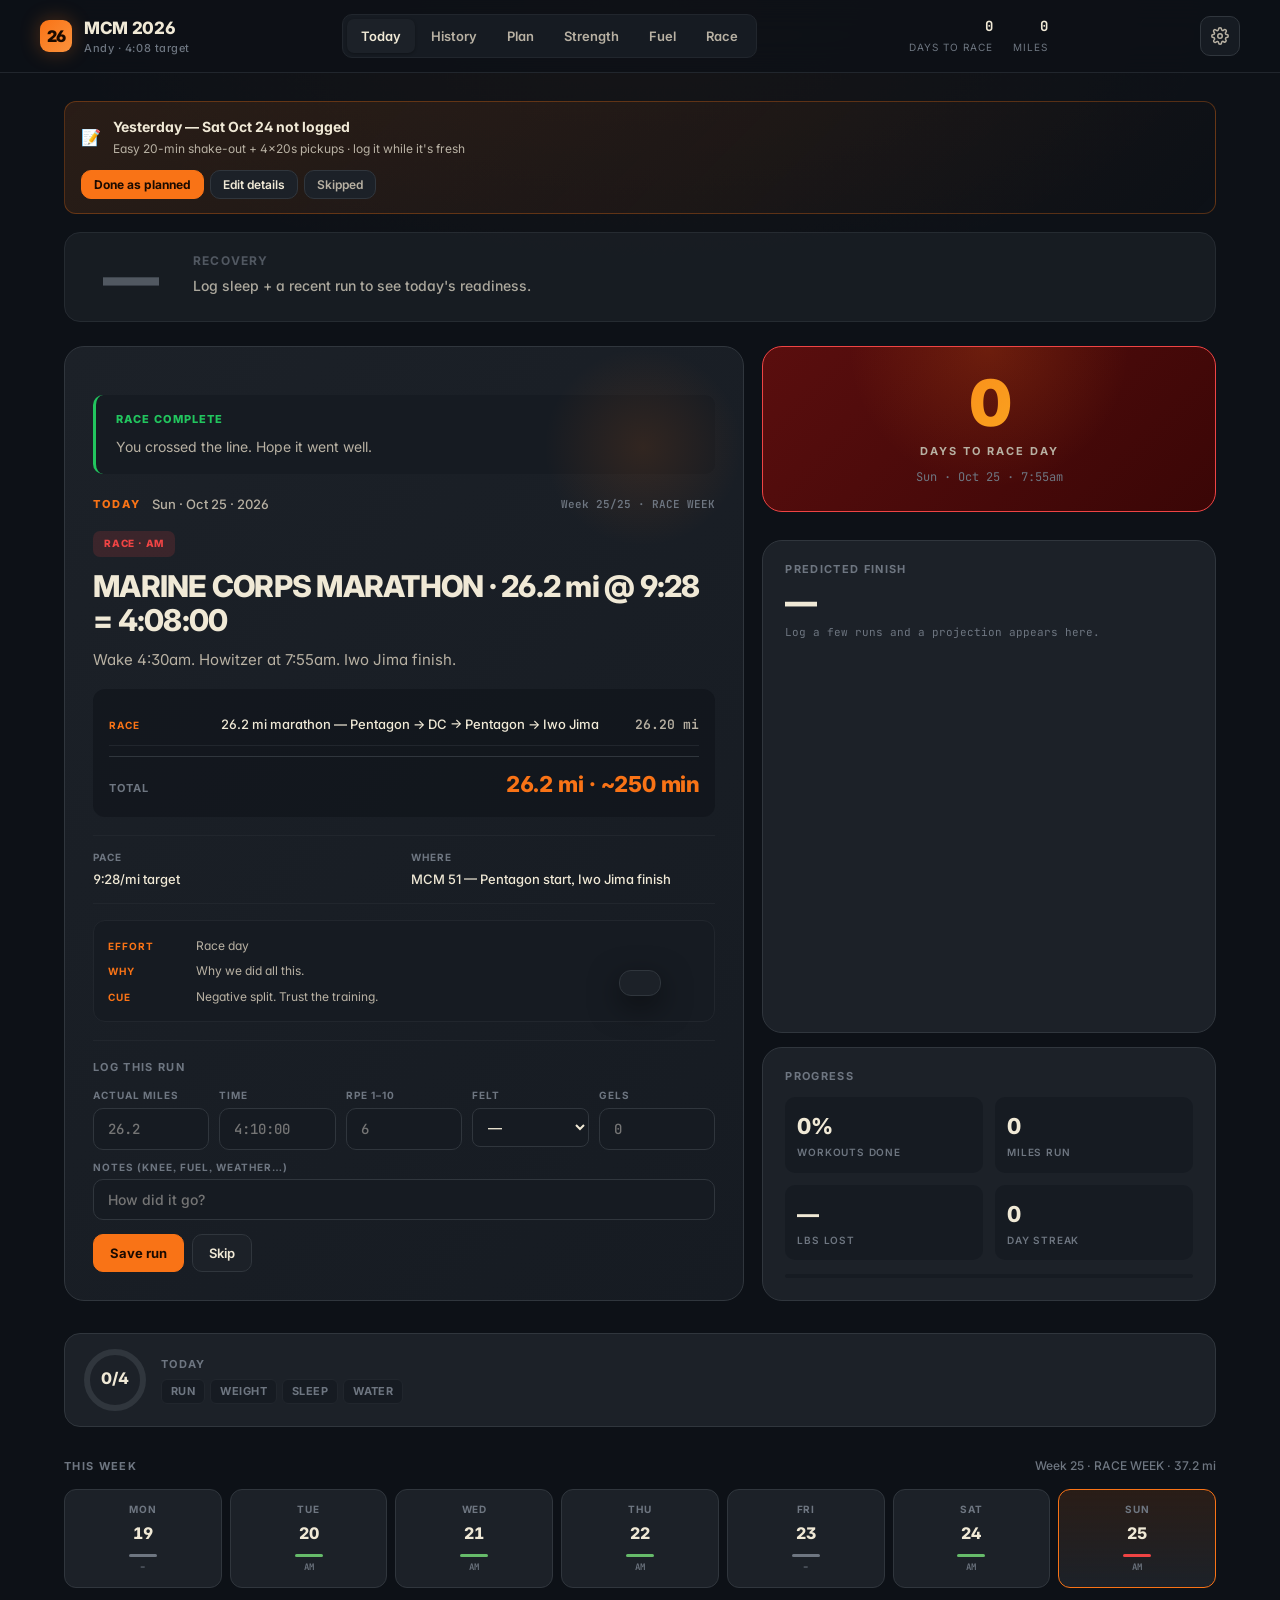
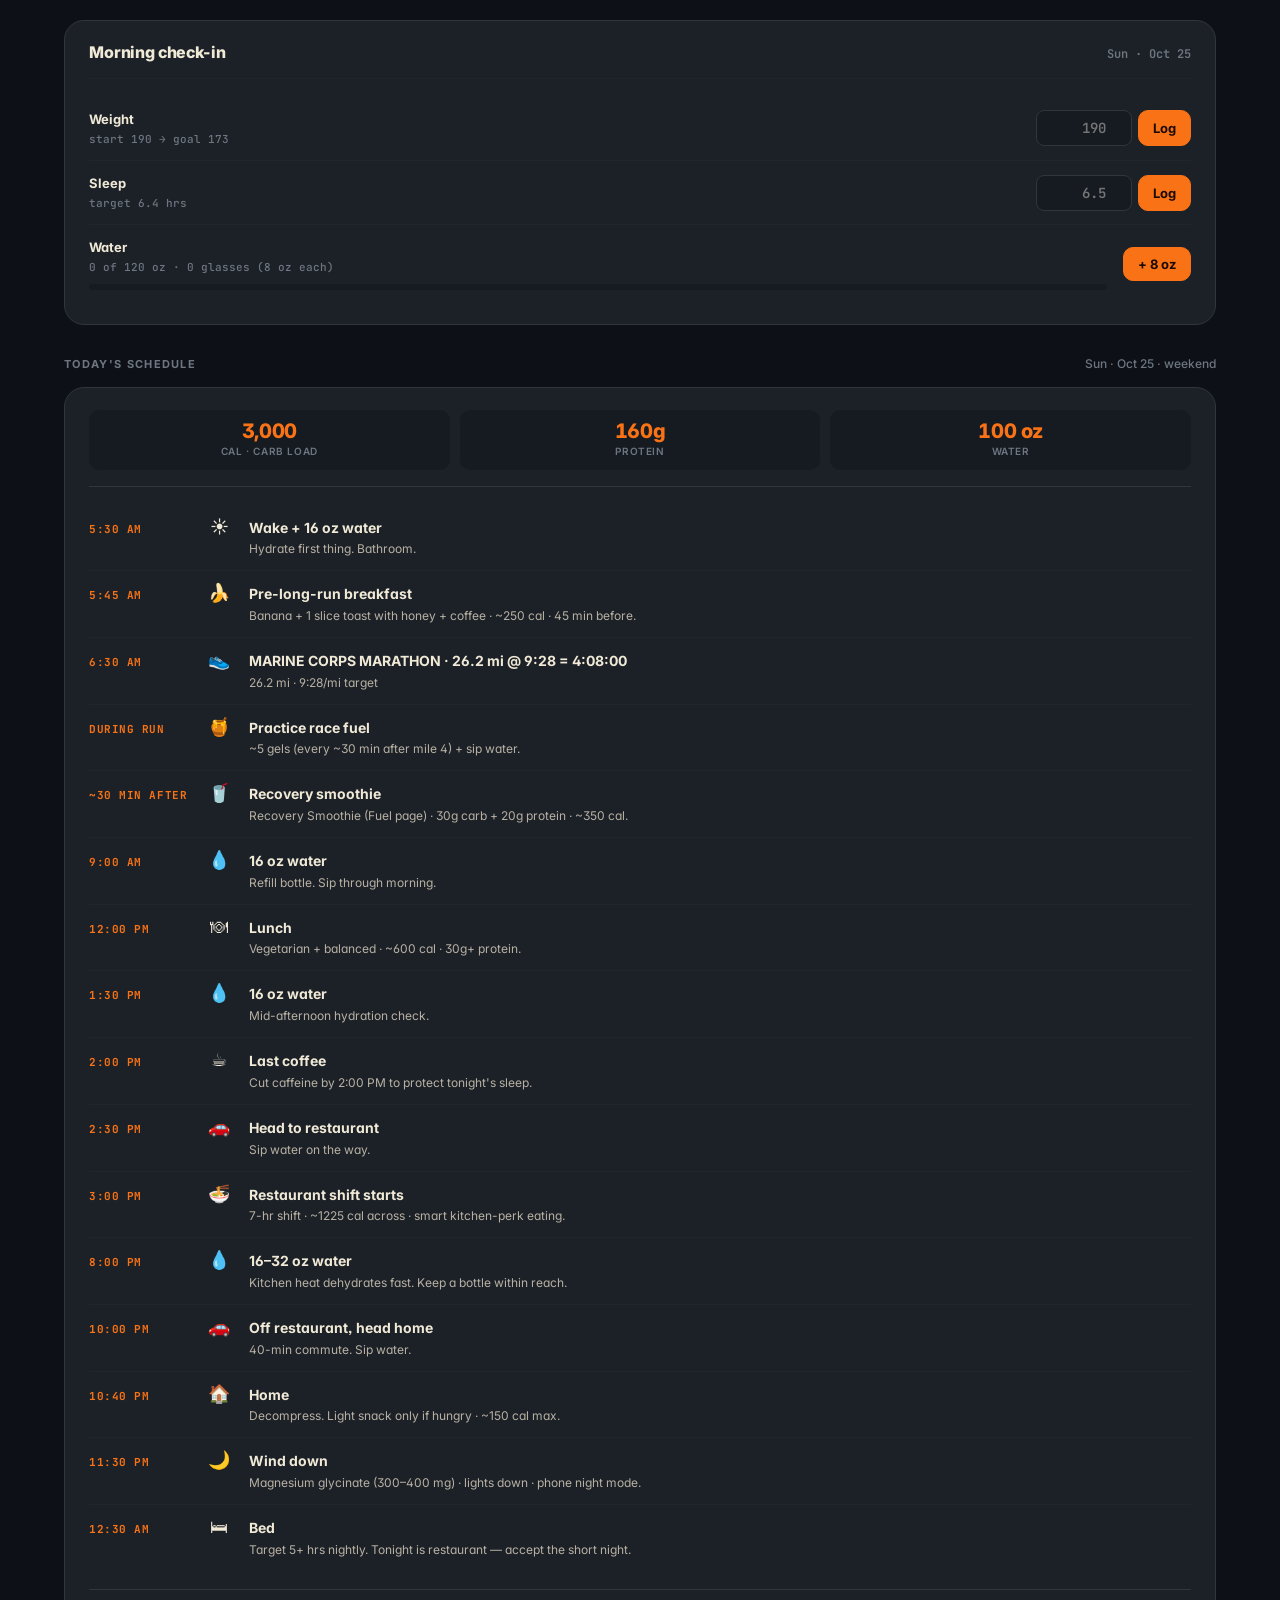
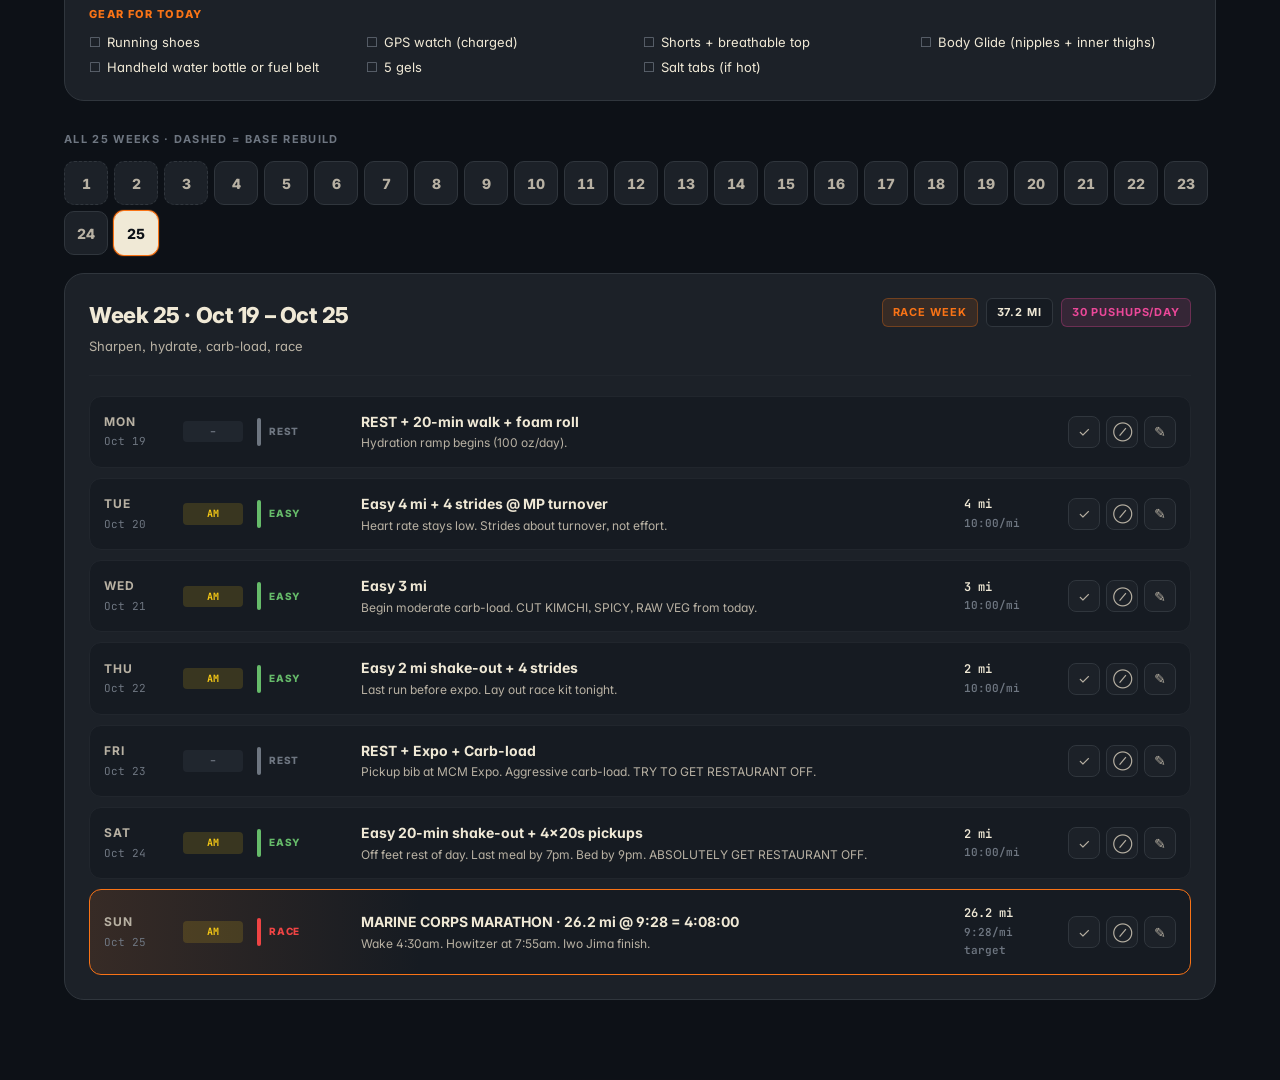
<file: index.html>
<!DOCTYPE html>
<html lang="en">
<head>
<meta charset="UTF-8">
<meta name="viewport" content="width=device-width, initial-scale=1.0">
<title>Today · MCM 2026 Training</title>
<meta name="description" content="Daily marathon training tracker">
<meta name="theme-color" content="#0d1117">
<link rel="manifest" href="manifest.json">
<link rel="stylesheet" href="css/style.css">
<style>
/* Page-specific styles */
.hero { display: grid; grid-template-columns: 1.5fr 1fr; gap: 18px; margin-bottom: 32px; }

.today-card {
  background: linear-gradient(135deg, var(--card), var(--bg-elev));
  border: 1px solid var(--border);
  border-radius: var(--radius-xl);
  padding: 28px;
  position: relative;
  overflow: hidden;
}
.today-card::before {
  content: ''; position: absolute; top: 0; right: 0; width: 200px; height: 200px;
  background: radial-gradient(circle, var(--accent-soft), transparent 70%);
  pointer-events: none;
}
.today-meta {
  display: flex; align-items: center; gap: 12px;
  margin-bottom: 16px; flex-wrap: wrap;
  position: relative;
}
.today-kicker {
  font-family: var(--font-body);
  font-size: 11px;
  text-transform: uppercase;
  letter-spacing: 0.15em;
  color: var(--accent);
  font-weight: 800;
}
.today-date {
  font-size: 13px;
  color: var(--text-dim);
  font-weight: 500;
}
.today-week-tag {
  margin-left: auto;
  font-family: var(--font-mono);
  font-size: 11px;
  color: var(--text-faint);
  font-weight: 600;
}
.today-type-pill {
  display: inline-flex;
  align-items: center;
  padding: 5px 11px;
  border-radius: 7px;
  font-family: var(--font-body);
  font-size: 10px;
  font-weight: 800;
  text-transform: uppercase;
  letter-spacing: 0.08em;
  margin-bottom: 12px;
  position: relative;
}
.today-title {
  font-family: var(--font-display);
  font-size: 30px;
  font-weight: 800;
  letter-spacing: -0.025em;
  line-height: 1.15;
  margin-bottom: 10px;
  position: relative;
}
.today-desc {
  color: var(--text-dim);
  font-size: 15px;
  margin-bottom: 18px;
  position: relative;
}

/* WORKOUT STRUCTURE */
.workout-structure {
  background: rgba(13, 17, 23, 0.5);
  border-radius: 12px;
  padding: 16px;
  margin-bottom: 18px;
  position: relative;
}
.workout-row {
  display: grid;
  grid-template-columns: 100px 1fr 70px;
  gap: 12px;
  padding: 10px 0;
  border-bottom: 1px solid var(--border-soft);
  align-items: baseline;
}
.workout-row:last-of-type { border-bottom: none; }
.workout-label {
  font-family: var(--font-body);
  font-size: 10px;
  text-transform: uppercase;
  letter-spacing: 0.1em;
  color: var(--accent);
  font-weight: 700;
}
.workout-detail {
  font-size: 13px;
  color: var(--text);
  font-weight: 500;
  line-height: 1.4;
}
.workout-miles {
  font-family: var(--font-mono);
  font-size: 13px;
  color: var(--text-dim);
  text-align: right;
  font-weight: 600;
  font-variant-numeric: tabular-nums;
}
.workout-total {
  margin-top: 10px;
  padding-top: 10px;
  border-top: 1px solid var(--border);
  display: flex;
  justify-content: space-between;
  align-items: baseline;
}
.workout-total-label {
  font-family: var(--font-body);
  font-size: 11px;
  text-transform: uppercase;
  letter-spacing: 0.1em;
  color: var(--text-faint);
  font-weight: 700;
}
.workout-total-val {
  font-family: var(--font-display);
  font-size: 22px;
  font-weight: 800;
  color: var(--accent);
  letter-spacing: -0.02em;
  font-variant-numeric: tabular-nums;
}

.today-meta-row {
  display: grid;
  grid-template-columns: 1fr 1fr;
  gap: 14px;
  padding: 14px 0;
  border-top: 1px solid var(--border-soft);
  border-bottom: 1px solid var(--border-soft);
  margin-bottom: 16px;
  position: relative;
}
.meta-item { display: flex; flex-direction: column; gap: 3px; }
.meta-lbl {
  font-family: var(--font-body);
  font-size: 10px;
  text-transform: uppercase;
  letter-spacing: 0.1em;
  color: var(--text-faint);
  font-weight: 700;
}
.meta-val {
  font-family: var(--font-body);
  font-size: 13px;
  color: var(--text);
  font-weight: 500;
}

.today-actions {
  display: flex;
  gap: 8px;
  flex-wrap: wrap;
  position: relative;
}

/* DAILY CHECKLIST */
.checklist {
  margin-top: 18px;
  padding-top: 18px;
  border-top: 1px solid var(--border-soft);
  position: relative;
}
.checklist-title {
  font-family: var(--font-body);
  font-size: 11px;
  text-transform: uppercase;
  letter-spacing: 0.12em;
  color: var(--text-faint);
  font-weight: 700;
  margin-bottom: 12px;
}
.checklist-items {
  display: flex;
  flex-direction: column;
  gap: 8px;
}
.check-item {
  display: flex;
  align-items: center;
  gap: 12px;
  padding: 11px 14px;
  background: var(--bg-elev);
  border: 1px solid var(--border-soft);
  border-radius: 10px;
  cursor: pointer;
  transition: all 0.15s;
  user-select: none;
}
.check-item:hover {
  background: var(--card-hover);
  border-color: var(--border);
}
.check-item.done { opacity: 0.55; }
.check-item.done .check-label { text-decoration: line-through; }
.check-box {
  width: 22px; height: 22px;
  border-radius: 6px;
  border: 2px solid var(--border);
  background: var(--card);
  display: grid; place-items: center;
  font-size: 12px;
  flex-shrink: 0;
  transition: all 0.15s;
}
.check-item.done .check-box {
  background: var(--done);
  border-color: var(--done);
  color: #052e16;
}
.check-icon {
  width: 30px; height: 30px;
  border-radius: 7px;
  display: grid; place-items: center;
  font-size: 14px;
  flex-shrink: 0;
}
.check-content { flex: 1; }
.check-label {
  font-family: var(--font-body);
  font-size: 13px;
  font-weight: 600;
  color: var(--text);
}
.check-detail {
  font-size: 11px;
  color: var(--text-faint);
  margin-top: 2px;
}

/* SIDEBAR */
.stats-panel { display: grid; grid-template-rows: auto 1fr; gap: 14px; }

.countdown {
  background: linear-gradient(135deg, #2a1a0e, #1c0e08);
  border: 1px solid #3d2515;
  border-radius: var(--radius-xl);
  padding: 24px;
  text-align: center;
  position: relative;
  overflow: hidden;
}
.countdown::before {
  content: ''; position: absolute; inset: 0;
  background: radial-gradient(circle 200px at center top, rgba(249, 115, 22, 0.18), transparent 70%);
  pointer-events: none;
}
.countdown-num {
  font-family: var(--font-display);
  font-size: 64px;
  font-weight: 900;
  letter-spacing: -0.04em;
  background: linear-gradient(135deg, var(--accent), #fbbf24);
  -webkit-background-clip: text;
  -webkit-text-fill-color: transparent;
  background-clip: text;
  line-height: 1;
  position: relative;
  font-variant-numeric: tabular-nums;
}
.countdown-lbl {
  font-family: var(--font-body);
  font-size: 11px;
  text-transform: uppercase;
  letter-spacing: 0.18em;
  color: var(--text-dim);
  font-weight: 700;
  margin-top: 8px;
  position: relative;
}
.countdown-target {
  font-size: 12px;
  color: var(--text-faint);
  margin-top: 8px;
  position: relative;
  font-family: var(--font-mono);
}

.progress-card {
  background: var(--card);
  border: 1px solid var(--border);
  border-radius: var(--radius-xl);
  padding: 22px;
}
.progress-card h3 {
  font-family: var(--font-body);
  font-size: 11px;
  text-transform: uppercase;
  letter-spacing: 0.12em;
  color: var(--text-faint);
  font-weight: 700;
  margin-bottom: 14px;
}
.progress-grid {
  display: grid;
  grid-template-columns: 1fr 1fr;
  gap: 12px;
}
.progress-stat {
  background: var(--bg-elev);
  border-radius: 10px;
  padding: 12px;
}
.progress-num {
  font-family: var(--font-display);
  font-size: 22px;
  font-weight: 800;
  letter-spacing: -0.02em;
  font-variant-numeric: tabular-nums;
  color: var(--text);
}
.progress-lbl {
  font-family: var(--font-body);
  font-size: 10px;
  text-transform: uppercase;
  letter-spacing: 0.08em;
  color: var(--text-faint);
  margin-top: 2px;
  font-weight: 600;
}
.progress-bar {
  height: 4px;
  background: var(--bg-elev);
  border-radius: 2px;
  overflow: hidden;
  margin-top: 14px;
}
.progress-bar-fill {
  height: 100%;
  background: linear-gradient(90deg, var(--accent), #fbbf24);
  border-radius: 2px;
  transition: width 0.3s;
}

/* WEEK STRIP */
.week-strip {
  display: grid;
  grid-template-columns: repeat(7, 1fr);
  gap: 8px;
  margin-bottom: 32px;
}
.day-pill {
  background: var(--card);
  border: 1px solid var(--border);
  border-radius: 12px;
  padding: 12px 6px;
  text-align: center;
  cursor: pointer;
  transition: all 0.15s;
  position: relative;
  text-decoration: none;
  color: var(--text);
}
.day-pill:hover {
  background: var(--card-hover);
  transform: translateY(-1px);
}
.day-pill.is-today {
  border-color: var(--accent);
  background: linear-gradient(180deg, var(--accent-soft), var(--card));
}
.day-pill.is-done::after {
  content: '✓';
  position: absolute;
  top: 4px; right: 6px;
  font-size: 10px;
  color: var(--done);
  font-weight: 900;
}
.dp-day {
  font-family: var(--font-body);
  font-size: 10px;
  text-transform: uppercase;
  letter-spacing: 0.08em;
  color: var(--text-faint);
  font-weight: 700;
  margin-bottom: 4px;
}
.dp-date {
  font-family: var(--font-display);
  font-size: 16px;
  font-weight: 800;
  margin-bottom: 8px;
  font-variant-numeric: tabular-nums;
}
.dp-bar {
  height: 3px;
  border-radius: 2px;
  margin: 0 auto;
  width: 28px;
}
.dp-when {
  font-family: var(--font-mono);
  font-size: 9px;
  color: var(--text-faint);
  margin-top: 4px;
  font-weight: 600;
}

/* WEEK NAVIGATOR */
.week-nav {
  display: flex;
  flex-wrap: wrap;
  gap: 6px;
  margin-bottom: 18px;
}
.week-btn {
  background: var(--card);
  border: 1px solid var(--border);
  color: var(--text-dim);
  width: 44px; height: 44px;
  border-radius: 10px;
  font-family: var(--font-display);
  font-size: 14px;
  font-weight: 800;
  font-variant-numeric: tabular-nums;
  position: relative;
  transition: all 0.15s;
}
.week-btn:hover {
  color: var(--text);
  border-color: #3a4358;
}
.week-btn.active {
  background: var(--text);
  color: var(--bg);
  border-color: var(--text);
}
.week-btn.is-current {
  box-shadow: 0 0 0 2px var(--accent-soft), 0 0 0 1px var(--accent);
}
.week-btn.complete::after {
  content: '';
  position: absolute;
  bottom: 4px; left: 50%;
  transform: translateX(-50%);
  width: 16px; height: 2px;
  background: var(--done);
  border-radius: 1px;
}
.week-btn.phase-0 { border-style: dashed; }

/* WEEK DETAIL */
.week-detail {
  background: var(--card);
  border: 1px solid var(--border);
  border-radius: var(--radius-xl);
  padding: 24px;
}
.wd-header {
  display: flex;
  align-items: flex-start;
  justify-content: space-between;
  flex-wrap: wrap;
  gap: 12px;
  margin-bottom: 20px;
  padding-bottom: 18px;
  border-bottom: 1px solid var(--border-soft);
}
.wd-title {
  font-family: var(--font-display);
  font-size: 22px;
  font-weight: 800;
  letter-spacing: -0.02em;
}
.wd-dates {
  font-size: 13px;
  color: var(--text-dim);
  margin-top: 4px;
}
.wd-focus {
  font-size: 13px;
  color: var(--text-dim);
  font-style: italic;
  margin-top: 6px;
}
.wd-meta {
  display: flex; gap: 8px;
  flex-wrap: wrap;
  align-items: center;
}
.wd-tag {
  font-family: var(--font-body);
  font-size: 11px;
  text-transform: uppercase;
  letter-spacing: 0.08em;
  font-weight: 700;
  padding: 5px 10px;
  border-radius: 6px;
  background: var(--bg-elev);
  color: var(--text-dim);
  border: 1px solid var(--border);
}
.wd-tag.phase {
  color: var(--accent);
  border-color: rgba(249, 115, 22, 0.3);
  background: var(--accent-soft);
}
.wd-tag.miles { color: var(--text); }
.wd-tag.pushups {
  color: var(--tune);
  border-color: rgba(236, 72, 153, 0.3);
  background: var(--tune-soft);
}

.day-list {
  display: flex;
  flex-direction: column;
  gap: 10px;
}
.day-row {
  display: grid;
  grid-template-columns: 65px 60px 90px 1fr 90px auto;
  gap: 14px;
  align-items: center;
  padding: 14px;
  background: var(--bg-elev);
  border: 1px solid var(--border-soft);
  border-radius: 12px;
  transition: all 0.15s;
}
.day-row:hover { border-color: var(--border); }
.day-row.is-today {
  border-color: var(--accent);
  background: linear-gradient(90deg, var(--accent-soft), var(--bg-elev) 30%);
}
.day-row.is-done { opacity: 0.55; }
.day-row.is-done .dr-title {
  text-decoration: line-through;
}
.dr-day {
  display: flex;
  flex-direction: column;
  gap: 2px;
}
.dr-day-name {
  font-family: var(--font-body);
  font-size: 12px;
  text-transform: uppercase;
  letter-spacing: 0.08em;
  color: var(--text-dim);
  font-weight: 700;
}
.dr-day-date {
  font-family: var(--font-mono);
  font-size: 11px;
  color: var(--text-faint);
}
.dr-when {
  font-family: var(--font-mono);
  font-size: 10px;
  font-weight: 700;
  padding: 3px 7px;
  border-radius: 4px;
  text-align: center;
  letter-spacing: 0.05em;
}
.dr-type {
  display: flex;
  align-items: center;
  gap: 8px;
}
.dr-type-bar { width: 4px; height: 28px; border-radius: 2px; }
.dr-type-name {
  font-family: var(--font-body);
  font-size: 10px;
  text-transform: uppercase;
  letter-spacing: 0.08em;
  font-weight: 800;
}
.dr-content {}
.dr-title {
  font-family: var(--font-body);
  font-size: 14px;
  font-weight: 700;
  margin-bottom: 2px;
}
.dr-desc {
  font-size: 12px;
  color: var(--text-dim);
}
.dr-pace {
  font-family: var(--font-mono);
  font-size: 12px;
  color: var(--text);
  font-weight: 600;
  font-variant-numeric: tabular-nums;
}
.dr-actions { display: flex; gap: 6px; }
.dr-btn {
  background: var(--card);
  border: 1px solid var(--border);
  color: var(--text-dim);
  width: 32px; height: 32px;
  border-radius: 8px;
  font-size: 14px;
  display: grid;
  place-items: center;
  transition: all 0.15s;
}
.dr-btn:hover { background: var(--card-hover); color: var(--text); }
.dr-btn.is-active.done-btn {
  background: rgba(34, 197, 94, 0.18);
  color: var(--done);
  border-color: rgba(34, 197, 94, 0.4);
}
.dr-btn.is-active.skip-btn {
  background: rgba(110, 118, 129, 0.18);
  color: var(--text-dim);
  border-color: rgba(110, 118, 129, 0.4);
}

/* MODAL */
.modal-bg {
  position: fixed; inset: 0;
  background: rgba(5, 7, 14, 0.7);
  backdrop-filter: blur(8px);
  display: none;
  align-items: center; justify-content: center;
  z-index: 200;
  padding: 20px;
}
.modal-bg.open { display: flex; }
.modal {
  background: var(--card);
  border: 1px solid var(--border);
  border-radius: var(--radius-xl);
  padding: 28px;
  max-width: 500px;
  width: 100%;
  max-height: 85vh;
  overflow-y: auto;
}
.modal h2 {
  font-family: var(--font-display);
  font-size: 22px;
  font-weight: 800;
  margin-bottom: 14px;
  letter-spacing: -0.02em;
}
.modal label {
  display: block;
  font-family: var(--font-body);
  font-size: 11px;
  text-transform: uppercase;
  letter-spacing: 0.1em;
  color: var(--text-faint);
  font-weight: 700;
  margin-bottom: 6px;
  margin-top: 12px;
}
.modal-actions {
  display: flex;
  justify-content: flex-end;
  gap: 8px;
  margin-top: 20px;
}

/* QUICK LOG STRIP */
.quick-log {
  display: grid;
  grid-template-columns: 1fr 1fr;
  gap: 12px;
  margin-bottom: 32px;
}
.log-card {
  background: var(--card);
  border: 1px solid var(--border);
  border-radius: 12px;
  padding: 16px 18px;
}
.log-card-title {
  font-family: var(--font-body);
  font-size: 11px;
  text-transform: uppercase;
  letter-spacing: 0.12em;
  color: var(--text-faint);
  font-weight: 700;
  margin-bottom: 10px;
  display: flex;
  justify-content: space-between;
  align-items: baseline;
}
.log-card-title .last-val {
  font-family: var(--font-mono);
  font-size: 12px;
  color: var(--text-dim);
  text-transform: none;
  letter-spacing: 0;
  font-weight: 600;
}
.log-card .input-row {
  margin-bottom: 0;
}
.log-card input {
  font-family: var(--font-mono);
}

/* RESPONSIVE */
@media (max-width: 900px) {
  .hero { grid-template-columns: 1fr; }
  .day-row {
    grid-template-columns: 1fr;
    gap: 8px;
    padding: 14px;
  }
  .dr-day, .dr-when, .dr-type, .dr-pace {
    display: inline-block;
    margin-right: 12px;
  }
  .dr-day { display: flex; flex-direction: row; align-items: center; gap: 8px; }
  .dr-actions { justify-content: flex-end; margin-top: 6px; }
  .week-strip { gap: 6px; }
  .day-pill { padding: 8px 4px; }
  .dp-date { font-size: 14px; }
  .week-btn { width: 38px; height: 38px; font-size: 13px; }
  .countdown-num { font-size: 50px; }
  .today-title { font-size: 24px; }
  .quick-log { grid-template-columns: 1fr; }
  .workout-row { grid-template-columns: 80px 1fr 60px; }
}
</style>
</head>
<body>

<nav class="topnav">
  <div class="topnav-inner">
    <div class="brand">
      <div class="brand-mark">26</div>
      <div>
        <div class="brand-text">MCM 2026</div>
        <span class="brand-sub">Andy · 4:08 target</span>
      </div>
    </div>
    <div class="nav-tabs">
      <a href="index.html" class="nav-tab active">Today</a>
      <a href="history.html" class="nav-tab">History</a>
      <a href="plan.html" class="nav-tab">Plan</a>
      <a href="exercises.html" class="nav-tab">Strength</a>
      <a href="nutrition.html" class="nav-tab">Fuel</a>
      <a href="race.html" class="nav-tab">Race</a>
    </div>
    <div class="nav-stats">
      <div class="nav-stat"><span class="nav-stat-num" id="ts-days">—</span><span class="nav-stat-lbl">Days to race</span></div>
      <div class="nav-stat"><span class="nav-stat-num" id="ts-miles">—</span><span class="nav-stat-lbl">Miles</span></div>
    </div>
  </div>
</nav>

<main>
  <div id="anomaly-alerts"></div>
  <div id="yesterday-recap"></div>

  <section id="recovery-card"></section>

  <section class="hero">
    <div class="today-card" id="today-card"></div>
    <div class="stats-panel">
      <div class="countdown">
        <div class="countdown-num" id="cd-days">—</div>
        <div class="countdown-lbl">Days to race day</div>
        <div class="countdown-target">Sun · Oct 25 · 7:55am</div>
      </div>
      <div class="prediction" id="prediction-card"></div>
      <div class="progress-card">
        <h3>Progress</h3>
        <div class="progress-grid">
          <div class="progress-stat">
            <div class="progress-num" id="ps-completion">0%</div>
            <div class="progress-lbl">Workouts done</div>
          </div>
          <div class="progress-stat">
            <div class="progress-num" id="ps-miles">0</div>
            <div class="progress-lbl">Miles run</div>
          </div>
          <div class="progress-stat">
            <div class="progress-num" id="ps-weight">—</div>
            <div class="progress-lbl">Lbs lost</div>
          </div>
          <div class="progress-stat">
            <div class="progress-num" id="ps-streak">0</div>
            <div class="progress-lbl">Day streak</div>
          </div>
        </div>
        <div class="progress-bar"><div class="progress-bar-fill" id="ps-bar" style="width: 0%"></div></div>
      </div>
    </div>
  </section>

  <section id="today-ring"></section>

  <section>
    <h2 class="section-title">
      <span>This week</span>
      <span class="section-title-rt" id="thisweek-label"></span>
    </h2>
    <div class="week-strip" id="week-strip"></div>
  </section>

  <section id="morning-checkin" class="checkin-card"></section>

  <section id="today-schedule"></section>

  <section>
    <h2 class="section-title">All 25 weeks · dashed = base rebuild</h2>
    <div class="week-nav" id="week-nav"></div>
  </section>

  <section class="week-detail" id="week-detail"></section>
</main>

<div class="modal-bg" id="note-modal">
  <div class="modal">
    <h2>Add note</h2>
    <p style="color: var(--text-dim); font-size: 13px; margin-bottom: 14px;" id="note-context"></p>
    <label for="note-text">Note</label>
    <textarea id="note-text" rows="4" placeholder="How did it go? Pain? Swap? Adjustment?"></textarea>
    <div class="modal-actions">
      <button class="btn" onclick="closeNoteModal()">Cancel</button>
      <button class="btn btn-primary" onclick="saveNote()">Save note</button>
    </div>
  </div>
</div>

<div class="toast" id="toast"></div>
<nav class="bottomnav" id="bottomnav-mount" aria-label="Primary"></nav>

<script src="js/data.js"></script>
<script src="js/state.js"></script>
<script src="js/integrations.js"></script>
<script src="js/app.js"></script>
</body>
</html>
</file>
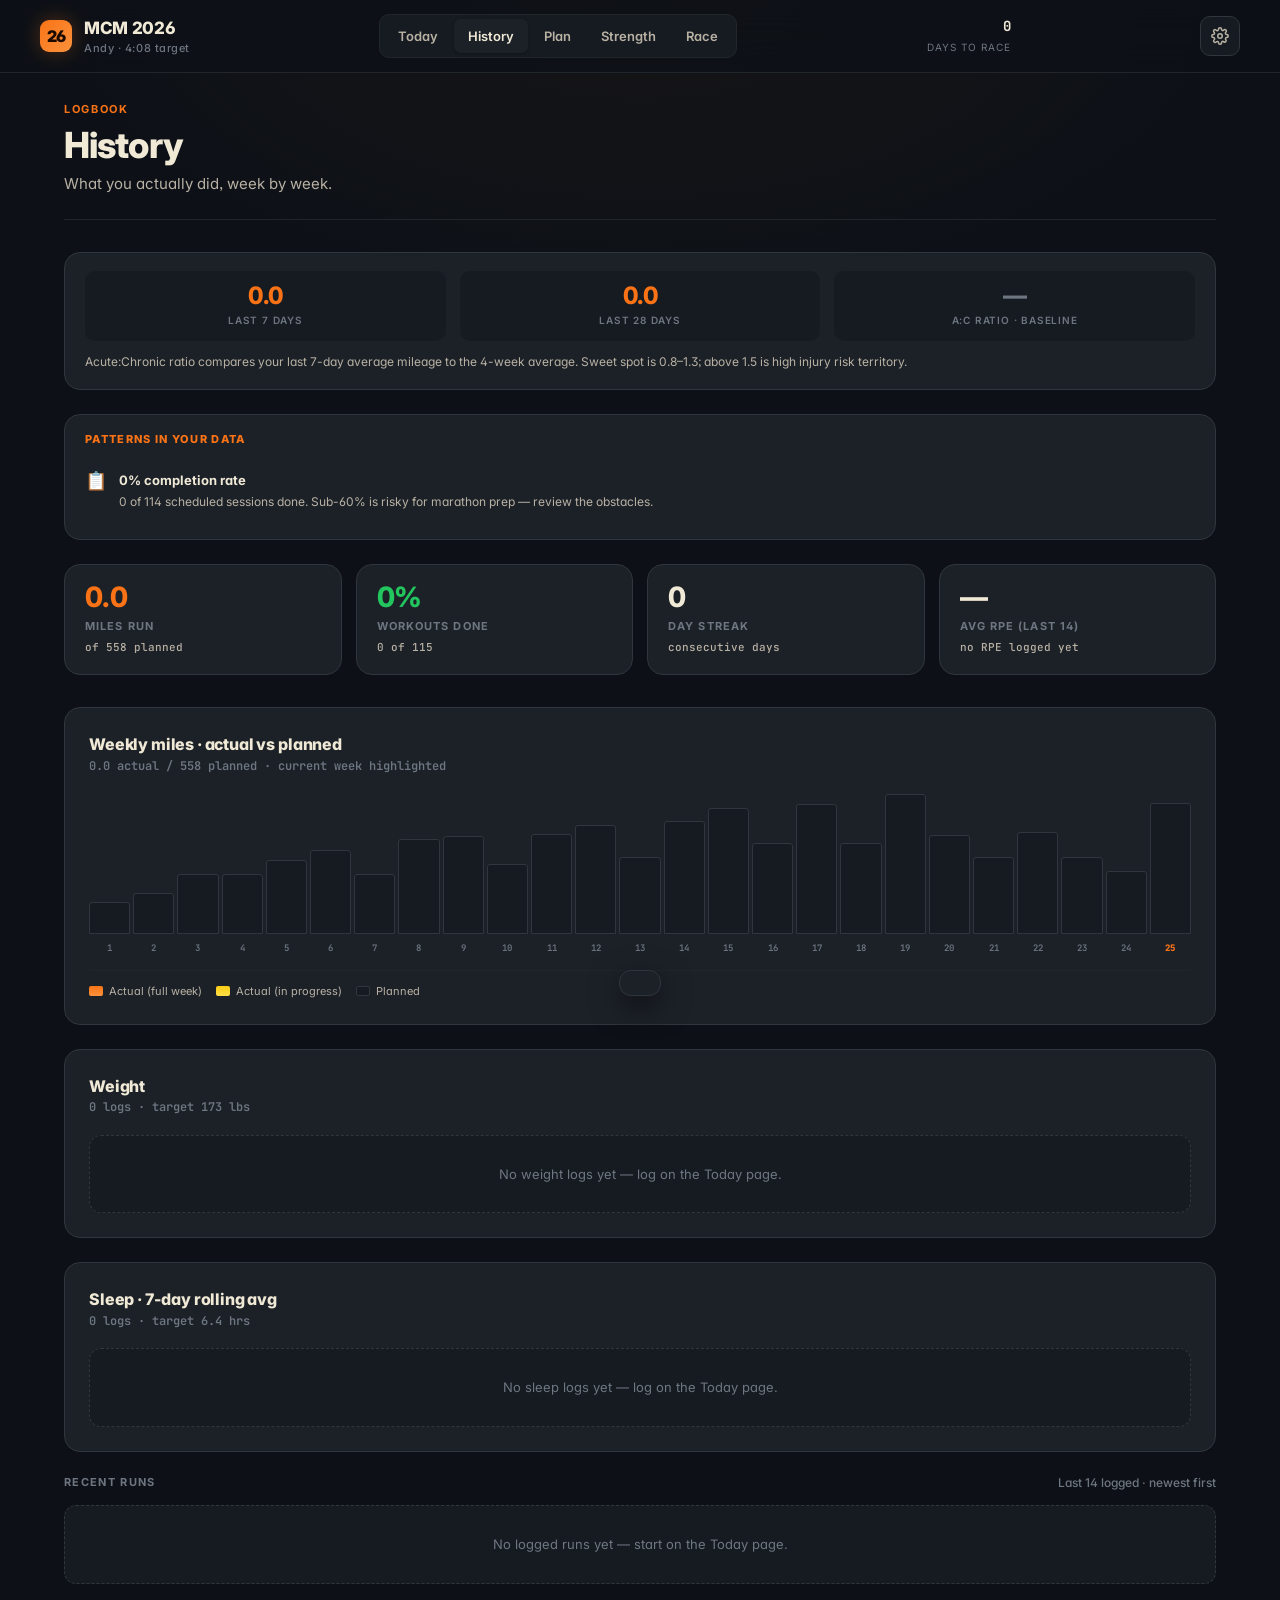
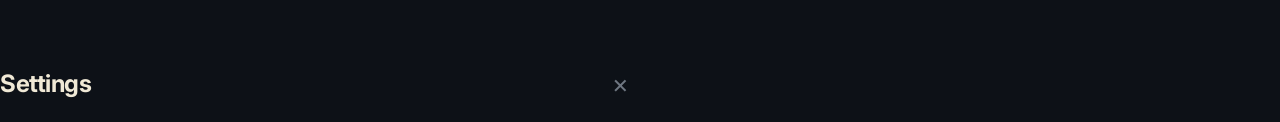
<file: history.html>
<!DOCTYPE html>
<html lang="en">
<head>
<meta charset="UTF-8">
<meta name="viewport" content="width=device-width, initial-scale=1.0">
<title>History · MCM 2026 Training</title>
<meta name="theme-color" content="#0d1117">
<link rel="stylesheet" href="css/style.css">
<style>
.history-stats {
  display: grid;
  grid-template-columns: repeat(4, 1fr);
  gap: 14px;
  margin-bottom: 32px;
}
.hs-card {
  background: var(--card);
  border: 1px solid var(--border);
  border-radius: var(--radius-lg);
  padding: 18px 20px;
}
.hs-num {
  font-family: var(--font-display);
  font-size: 28px;
  font-weight: 800;
  letter-spacing: -0.025em;
  color: var(--text);
  font-variant-numeric: tabular-nums;
  line-height: 1.05;
}
.hs-num.accent { color: var(--accent); }
.hs-num.done { color: var(--done); }
.hs-lbl {
  font-family: var(--font-body);
  font-size: 11px;
  text-transform: uppercase;
  letter-spacing: 0.1em;
  color: var(--text-faint);
  font-weight: 700;
  margin-top: 6px;
}
.hs-sub {
  font-family: var(--font-mono);
  font-size: 11px;
  color: var(--text-dim);
  margin-top: 4px;
  font-weight: 500;
}

.chart-card {
  background: var(--card);
  border: 1px solid var(--border);
  border-radius: var(--radius-lg);
  padding: 24px;
  margin-bottom: 24px;
}
.chart-head {
  display: flex; justify-content: space-between; align-items: baseline;
  margin-bottom: 18px;
  flex-wrap: wrap; gap: 8px;
}
.chart-h-title {
  font-family: var(--font-display);
  font-size: 16px;
  font-weight: 800;
  letter-spacing: -0.01em;
}
.chart-h-sub {
  font-family: var(--font-mono);
  font-size: 12px;
  color: var(--text-faint);
  font-weight: 600;
}

/* Weekly miles dual-bar */
.wkbar-grid {
  display: grid;
  grid-template-columns: repeat(25, 1fr);
  gap: 3px;
  height: 140px;
  align-items: flex-end;
  margin-bottom: 8px;
}
.wkbar-col {
  position: relative;
  height: 100%;
  display: flex;
  align-items: flex-end;
  justify-content: center;
}
.wkbar-planned, .wkbar-actual {
  width: 100%;
  border-radius: 3px 3px 0 0;
  transition: opacity 0.15s;
}
.wkbar-planned {
  background: var(--bg-elev);
  border: 1px solid var(--border);
  position: absolute;
  bottom: 0; left: 0; right: 0;
  z-index: 1;
}
.wkbar-actual {
  background: linear-gradient(180deg, var(--accent), #fb923c);
  position: absolute;
  bottom: 0; left: 0; right: 0;
  z-index: 2;
}
.wkbar-actual.partial { background: linear-gradient(180deg, var(--quality), #fde047); }
.wkbar-axis {
  display: grid;
  grid-template-columns: repeat(25, 1fr);
  gap: 3px;
  font-family: var(--font-mono);
  font-size: 9px;
  color: var(--text-faint);
  text-align: center;
  font-weight: 600;
}
.wkbar-axis div.is-current { color: var(--accent); font-weight: 800; }

.chart-legend-h {
  display: flex; gap: 14px; flex-wrap: wrap;
  margin-top: 14px; padding-top: 12px;
  border-top: 1px solid var(--border-soft);
  font-size: 11px; color: var(--text-dim);
}
.legend-h-item { display: flex; align-items: center; gap: 6px; }
.legend-h-swatch {
  width: 14px; height: 10px; border-radius: 2px;
}

/* Run list */
.run-card {
  background: var(--card);
  border: 1px solid var(--border);
  border-radius: var(--radius);
  padding: 14px 18px;
  margin-bottom: 10px;
  display: grid;
  grid-template-columns: 70px 1fr auto;
  gap: 16px;
  align-items: center;
}
.run-card.skip { opacity: 0.55; }
.rc-date {
  display: flex; flex-direction: column; gap: 2px;
}
.rc-date-day {
  font-family: var(--font-body);
  font-size: 11px; text-transform: uppercase; letter-spacing: 0.08em;
  color: var(--text-faint); font-weight: 700;
}
.rc-date-md {
  font-family: var(--font-mono);
  font-size: 14px; font-weight: 700;
  font-variant-numeric: tabular-nums;
}
.rc-content { min-width: 0; }
.rc-title {
  font-family: var(--font-body);
  font-size: 14px; font-weight: 700;
  margin-bottom: 4px;
  display: flex; align-items: center; gap: 8px;
  flex-wrap: wrap;
}
.rc-source {
  font-family: var(--font-mono);
  font-size: 9px; font-weight: 600;
  padding: 2px 6px; border-radius: 4px;
  background: var(--accent-soft); color: var(--accent);
  text-transform: uppercase; letter-spacing: 0.06em;
}
.rc-stats {
  font-family: var(--font-mono);
  font-size: 12px;
  color: var(--text-dim);
  font-variant-numeric: tabular-nums;
  font-weight: 600;
}
.rc-notes {
  font-size: 12px;
  color: var(--text-dim);
  font-style: italic;
  margin-top: 4px;
}
.rc-rpe {
  font-family: var(--font-display);
  font-size: 22px;
  font-weight: 800;
  font-variant-numeric: tabular-nums;
  letter-spacing: -0.02em;
  text-align: center;
  min-width: 36px;
}
.rc-rpe.easy      { color: var(--easy); }
.rc-rpe.moderate  { color: var(--quality); }
.rc-rpe.hard      { color: var(--accent); }
.rc-rpe.shattered { color: var(--race); }
.rc-rpe-lbl {
  font-family: var(--font-body);
  font-size: 9px; text-transform: uppercase; letter-spacing: 0.08em;
  color: var(--text-faint); font-weight: 700;
  text-align: center;
}

.empty-state {
  background: var(--bg-elev);
  border: 1px dashed var(--border);
  border-radius: var(--radius);
  padding: 28px;
  text-align: center;
  color: var(--text-faint);
  font-size: 13px;
}

@media (max-width: 700px) {
  .history-stats { grid-template-columns: repeat(2, 1fr); }
  .run-card { grid-template-columns: 60px 1fr 50px; gap: 12px; padding: 12px 14px; }
  .wkbar-grid { gap: 2px; height: 100px; }
  .wkbar-axis { gap: 2px; font-size: 8px; }
}
</style>
</head>
<body>

<nav class="topnav">
  <div class="topnav-inner">
    <div class="brand">
      <div class="brand-mark">26</div>
      <div>
        <div class="brand-text">MCM 2026</div>
        <span class="brand-sub">Andy · 4:08 target</span>
      </div>
    </div>
    <div class="nav-tabs">
      <a href="index.html" class="nav-tab">Today</a>
      <a href="history.html" class="nav-tab active">History</a>
      <a href="plan.html" class="nav-tab">Plan</a>
      <a href="exercises.html" class="nav-tab">Strength</a>
      <a href="race.html" class="nav-tab">Race</a>
    </div>
    <div class="nav-stats">
      <div class="nav-stat"><span class="nav-stat-num" id="ts-days">—</span><span class="nav-stat-lbl">Days to race</span></div>
    </div>
  </div>
</nav>

<main>
  <div class="page-header">
    <div class="page-kicker" id="hist-kicker">Logbook</div>
    <h1 class="page-title">History</h1>
    <p class="page-subtitle">What you actually did, week by week.</p>
  </div>

  <div class="load-card" id="training-load"></div>
  <div id="pattern-insights"></div>

  <div class="history-stats">
    <div class="hs-card">
      <div class="hs-num accent" id="h-miles">0</div>
      <div class="hs-lbl">Miles run</div>
      <div class="hs-sub" id="h-miles-sub">of 0 planned</div>
    </div>
    <div class="hs-card">
      <div class="hs-num done" id="h-pct">0%</div>
      <div class="hs-lbl">Workouts done</div>
      <div class="hs-sub" id="h-pct-sub">0 of 0</div>
    </div>
    <div class="hs-card">
      <div class="hs-num" id="h-streak">0</div>
      <div class="hs-lbl">Day streak</div>
      <div class="hs-sub">consecutive days</div>
    </div>
    <div class="hs-card">
      <div class="hs-num" id="h-avg-rpe">—</div>
      <div class="hs-lbl">Avg RPE (last 14)</div>
      <div class="hs-sub" id="h-avg-rpe-sub">last 14 logged runs</div>
    </div>
  </div>

  <div class="chart-card">
    <div class="chart-head">
      <div>
        <div class="chart-h-title">Weekly miles · actual vs planned</div>
        <div class="chart-h-sub" id="wkbar-sub">— actual / 627 planned · current week highlighted</div>
      </div>
    </div>
    <div class="wkbar-grid" id="wkbar-grid"></div>
    <div class="wkbar-axis" id="wkbar-axis"></div>
    <div class="chart-legend-h">
      <div class="legend-h-item"><div class="legend-h-swatch" style="background: linear-gradient(180deg, var(--accent), #fb923c);"></div>Actual (full week)</div>
      <div class="legend-h-item"><div class="legend-h-swatch" style="background: linear-gradient(180deg, var(--quality), #fde047);"></div>Actual (in progress)</div>
      <div class="legend-h-item"><div class="legend-h-swatch" style="background: var(--bg-elev); border: 1px solid var(--border);"></div>Planned</div>
    </div>
  </div>

  <div class="chart-card">
    <div class="chart-head">
      <div>
        <div class="chart-h-title">Weight</div>
        <div class="chart-h-sub" id="weight-sub">— logs · target 173 lbs</div>
      </div>
    </div>
    <div id="weight-chart"></div>
  </div>

  <div class="chart-card">
    <div class="chart-head">
      <div>
        <div class="chart-h-title">Sleep · 7-day rolling avg</div>
        <div class="chart-h-sub" id="sleep-sub">— logs · target 6.4 hrs</div>
      </div>
    </div>
    <div id="sleep-chart"></div>
  </div>

  <h2 class="section-title">
    <span>Recent runs</span>
    <span class="section-title-rt">Last 14 logged · newest first</span>
  </h2>
  <div id="run-list"></div>
</main>

<div class="toast" id="toast"></div>
<nav class="bottomnav" id="bottomnav-mount" aria-label="Primary"></nav>

<script src="js/data.js"></script>
<script src="js/state.js"></script>
<script src="js/integrations.js"></script>
<script>
bindTopnavStats();

// ===== HISTORY: SUMMARY STATS =====
const totals = totalsAcrossPlan();
document.getElementById('h-miles').textContent = totals.totalDone.toFixed(1);
document.getElementById('h-miles-sub').textContent = `of ${Math.round(totals.totalPlanned)} planned`;
const pct = totals.totalCount === 0 ? 0 : Math.round((totals.completedCount / totals.totalCount) * 100);
document.getElementById('h-pct').textContent = pct + '%';
document.getElementById('h-pct-sub').textContent = `${totals.completedCount} of ${totals.totalCount}`;

// Streak (same logic as Today page)
function computeStreak() {
  const cur = getCurrentWeekDay();
  if (cur.beforeStart) return 0;
  let streak = 0;
  let wk = cur.week, di = cur.dayIdx - 1;
  if (di < 0) { wk--; di = 6; }
  while (wk >= 1) {
    const day = PLAN[wk - 1].days[di];
    const w = getWorkout(wk, di);
    const counted = day.type === 'rest' || w.status === 'done';
    if (!counted) break;
    streak++;
    di--;
    if (di < 0) { wk--; di = 6; }
  }
  return streak;
}
document.getElementById('h-streak').textContent = computeStreak();

// ===== TRAINING LOAD (acute / chronic ratio) =====
const load = trainingLoad();
const loadEl = document.getElementById('training-load');
if (loadEl) {
  const ratioStr = load.ratio == null ? '—' : load.ratio.toFixed(2);
  const statusColor = ({ baseline:'var(--text-faint)', detraining:'var(--rest)', 'sweet spot':'var(--easy)', pushing:'var(--quality)', 'high risk':'var(--race)' })[load.status] || 'var(--text)';
  loadEl.innerHTML = `
    <div class="load-row">
      <div class="load-stat">
        <div class="load-num">${load.acute.toFixed(1)}</div>
        <div class="load-lbl">Last 7 days</div>
      </div>
      <div class="load-stat">
        <div class="load-num">${load.chronic.toFixed(1)}</div>
        <div class="load-lbl">Last 28 days</div>
      </div>
      <div class="load-stat">
        <div class="load-num" style="color: ${statusColor}">${ratioStr}</div>
        <div class="load-lbl">A:C ratio · ${load.status}</div>
      </div>
    </div>
    <div class="load-hint">Acute:Chronic ratio compares your last 7-day average mileage to the 4-week average. Sweet spot is 0.8–1.3; above 1.5 is high injury risk territory.</div>
  `;
}

// ===== PATTERN INSIGHTS =====
const insights = patternInsights();
const insightsEl = document.getElementById('pattern-insights');
if (insightsEl && insights.length) {
  insightsEl.innerHTML = `
    <div class="insights-card">
      <h3 class="insights-h">Patterns in your data</h3>
      ${insights.map(i => `
        <div class="insight-row">
          <span class="ins-icon">${i.icon}</span>
          <div class="ins-text">
            <div class="ins-title">${escapeHtml(i.title)}</div>
            <div class="ins-detail">${escapeHtml(i.text)}</div>
          </div>
        </div>
      `).join('')}
    </div>
  `;
}

// Recent logged runs (excluding skips and rests, with actualMiles)
const recentRuns = [];
PLAN.forEach((wk, wi) => {
  wk.days.forEach((d, di) => {
    const w = getWorkout(wi + 1, di);
    if (w.status === 'done' && d.type !== 'rest') {
      recentRuns.push({ week: wi + 1, dayIdx: di, day: d, workout: w });
    }
  });
});
recentRuns.reverse(); // newest first

// Avg RPE last 14
const recent14 = recentRuns.slice(0, 14).filter(r => r.workout.rpe);
if (recent14.length) {
  const avgRpe = recent14.reduce((s, r) => s + r.workout.rpe, 0) / recent14.length;
  document.getElementById('h-avg-rpe').textContent = avgRpe.toFixed(1);
  document.getElementById('h-avg-rpe-sub').textContent = `${recent14.length} runs with RPE`;
} else {
  document.getElementById('h-avg-rpe-sub').textContent = 'no RPE logged yet';
}

// ===== WEEKLY MILES BAR CHART =====
const cur = getCurrentWeekDay();
const wkActual = PLAN.map((wk, wi) => {
  let miles = 0;
  wk.days.forEach((d, di) => {
    const w = getWorkout(wi + 1, di);
    if (w.status === 'done') miles += w.actualMiles ?? d.workout?.total ?? 0;
  });
  return miles;
});
const wkPlanned = PLAN.map(wk => wk.miles);
const maxBar = Math.max(...wkPlanned, ...wkActual);

let totalActual = 0;
wkActual.forEach(m => totalActual += m);
document.getElementById('wkbar-sub').textContent = `${totalActual.toFixed(1)} actual / ${Math.round(totals.totalPlanned)} planned · current week highlighted`;

document.getElementById('wkbar-grid').innerHTML = PLAN.map((wk, i) => {
  const planH = (wkPlanned[i] / maxBar) * 100;
  const actH = (wkActual[i] / maxBar) * 100;
  const isCurrentWeek = wk.week === cur.week;
  const partial = isCurrentWeek && !cur.afterEnd;
  return `
    <div class="wkbar-col" title="Week ${wk.week}: ${wkActual[i].toFixed(1)} / ${wkPlanned[i]} mi">
      <div class="wkbar-planned" style="height: ${planH}%"></div>
      ${actH > 0 ? `<div class="wkbar-actual ${partial ? 'partial' : ''}" style="height: ${actH}%"></div>` : ''}
    </div>
  `;
}).join('');
document.getElementById('wkbar-axis').innerHTML = PLAN.map(wk => {
  const isCurrent = wk.week === cur.week;
  return `<div class="${isCurrent ? 'is-current' : ''}">${wk.week}</div>`;
}).join('');

// ===== WEIGHT CHART (SVG line) =====
const W = 720, H = 180, PAD = { l: 40, r: 16, t: 12, b: 28 };
function fmtMd(d) {
  const mo = d.toLocaleString('en-US', { month: 'short' });
  return `${mo} ${d.getDate()}`;
}
function svgLineChart({ points, target, startVal, goalVal, yLabel, container, yMin, yMax }) {
  const root = document.getElementById(container);
  if (!points.length) {
    root.innerHTML = `<div class="empty-state">No ${yLabel.toLowerCase()} logs yet — log on the Today page.</div>`;
    return;
  }
  const minD = points[0].date, maxD = points[points.length - 1].date;
  const dRange = Math.max(1, (maxD - minD));
  const ys = points.map(p => p.val);
  const lo = yMin != null ? yMin : Math.min(...ys, target ?? Infinity, goalVal ?? Infinity);
  const hi = yMax != null ? yMax : Math.max(...ys, startVal ?? -Infinity, target ?? -Infinity);
  const span = Math.max(1, hi - lo);
  const x = d => PAD.l + ((d - minD) / dRange) * (W - PAD.l - PAD.r);
  const y = v => PAD.t + (1 - (v - lo) / span) * (H - PAD.t - PAD.b);

  const targetLine = target != null ? `<line x1="${PAD.l}" y1="${y(target)}" x2="${W - PAD.r}" y2="${y(target)}" stroke="var(--easy)" stroke-width="1" stroke-dasharray="4 4" />
    <text x="${W - PAD.r}" y="${y(target) - 4}" text-anchor="end" font-size="10" font-family="var(--font-mono)" fill="var(--easy)" font-weight="700">target ${target}</text>` : '';
  const startLine = startVal != null ? `<line x1="${PAD.l}" y1="${y(startVal)}" x2="${W - PAD.r}" y2="${y(startVal)}" stroke="var(--text-faint)" stroke-width="1" stroke-dasharray="2 4" />
    <text x="${W - PAD.r}" y="${y(startVal) + 12}" text-anchor="end" font-size="10" font-family="var(--font-mono)" fill="var(--text-faint)">start ${startVal}</text>` : '';

  const path = points.map((p, i) => `${i === 0 ? 'M' : 'L'}${x(p.date).toFixed(1)},${y(p.val).toFixed(1)}`).join(' ');
  const dots = points.map(p => `<circle cx="${x(p.date).toFixed(1)}" cy="${y(p.val).toFixed(1)}" r="3" fill="var(--accent)" />`).join('');
  const xLabels = `<text x="${PAD.l}" y="${H - 8}" font-size="10" font-family="var(--font-mono)" fill="var(--text-faint)">${fmtMd(minD)}</text>
    <text x="${W - PAD.r}" y="${H - 8}" text-anchor="end" font-size="10" font-family="var(--font-mono)" fill="var(--text-faint)">${fmtMd(maxD)}</text>`;
  const yLabels = `<text x="${PAD.l - 6}" y="${(y(hi) + 4).toFixed(1)}" text-anchor="end" font-size="10" font-family="var(--font-mono)" fill="var(--text-faint)">${hi.toFixed(1)}</text>
    <text x="${PAD.l - 6}" y="${(y(lo) + 4).toFixed(1)}" text-anchor="end" font-size="10" font-family="var(--font-mono)" fill="var(--text-faint)">${lo.toFixed(1)}</text>`;

  root.innerHTML = `
    <svg viewBox="0 0 ${W} ${H}" preserveAspectRatio="none" style="width:100%; height:${H}px; display:block;">
      ${startLine}
      ${targetLine}
      <path d="${path}" fill="none" stroke="var(--accent)" stroke-width="2" stroke-linecap="round" stroke-linejoin="round" />
      ${dots}
      ${xLabels}
      ${yLabels}
    </svg>
  `;
}

const weightPoints = mcmState.weights.map(w => ({ date: new Date(w.date), val: w.lbs }));
weightPoints.sort((a, b) => a.date - b.date);
document.getElementById('weight-sub').textContent = `${weightPoints.length} logs · target ${RUNNER.goalWeight} lbs`;
svgLineChart({
  points: weightPoints,
  target: RUNNER.goalWeight,
  startVal: RUNNER.startWeight,
  yLabel: 'Weight',
  container: 'weight-chart',
});

// Sleep 7-day rolling
const sleepRaw = mcmState.sleep.map(s => ({ date: new Date(s.date), val: s.hrs }));
sleepRaw.sort((a, b) => a.date - b.date);
const sleepRolling = sleepRaw.map((p, i) => {
  const window = sleepRaw.slice(Math.max(0, i - 6), i + 1);
  const avg = window.reduce((s, x) => s + x.val, 0) / window.length;
  return { date: p.date, val: avg };
});
document.getElementById('sleep-sub').textContent = `${sleepRaw.length} logs · target 6.4 hrs`;
svgLineChart({
  points: sleepRolling,
  target: 6.4,
  yLabel: 'Sleep',
  container: 'sleep-chart',
  yMin: 4, yMax: 9,
});

// ===== RECENT RUNS LIST =====
const runListEl = document.getElementById('run-list');
if (recentRuns.length === 0) {
  runListEl.innerHTML = '<div class="empty-state">No logged runs yet — start on the Today page.</div>';
} else {
  runListEl.innerHTML = recentRuns.slice(0, 14).map(r => {
    const w = r.workout;
    const isStrava = w.source === 'strava';
    const stats = [];
    if (w.actualMiles) stats.push(`${w.actualMiles} mi`);
    if (w.durationSec) stats.push(secToHms(w.durationSec));
    if (w.actualMiles && w.durationSec) stats.push(paceFromMilesAndSec(w.actualMiles, w.durationSec));
    if (w.gels) stats.push(`${w.gels} gel${w.gels > 1 ? 's' : ''}`);
    return `
      <div class="run-card">
        <div class="rc-date">
          <span class="rc-date-day">${r.day.day}</span>
          <span class="rc-date-md">${r.day.date}</span>
        </div>
        <div class="rc-content">
          <div class="rc-title">
            <span>${r.day.title}</span>
            ${isStrava ? '<span class="rc-source">strava</span>' : ''}
          </div>
          <div class="rc-stats">${stats.join(' · ') || 'logged · no details'}</div>
          ${w.notes ? `<div class="rc-notes">📝 ${escapeHtml(w.notes)}</div>` : ''}
        </div>
        <div>
          ${w.rpe ? `<div class="rc-rpe ${w.felt || ''}">${w.rpe}</div><div class="rc-rpe-lbl">RPE</div>` : '<div class="rc-rpe">—</div><div class="rc-rpe-lbl">RPE</div>'}
        </div>
      </div>
    `;
  }).join('');
}
</script>
</body>
</html>
</file>
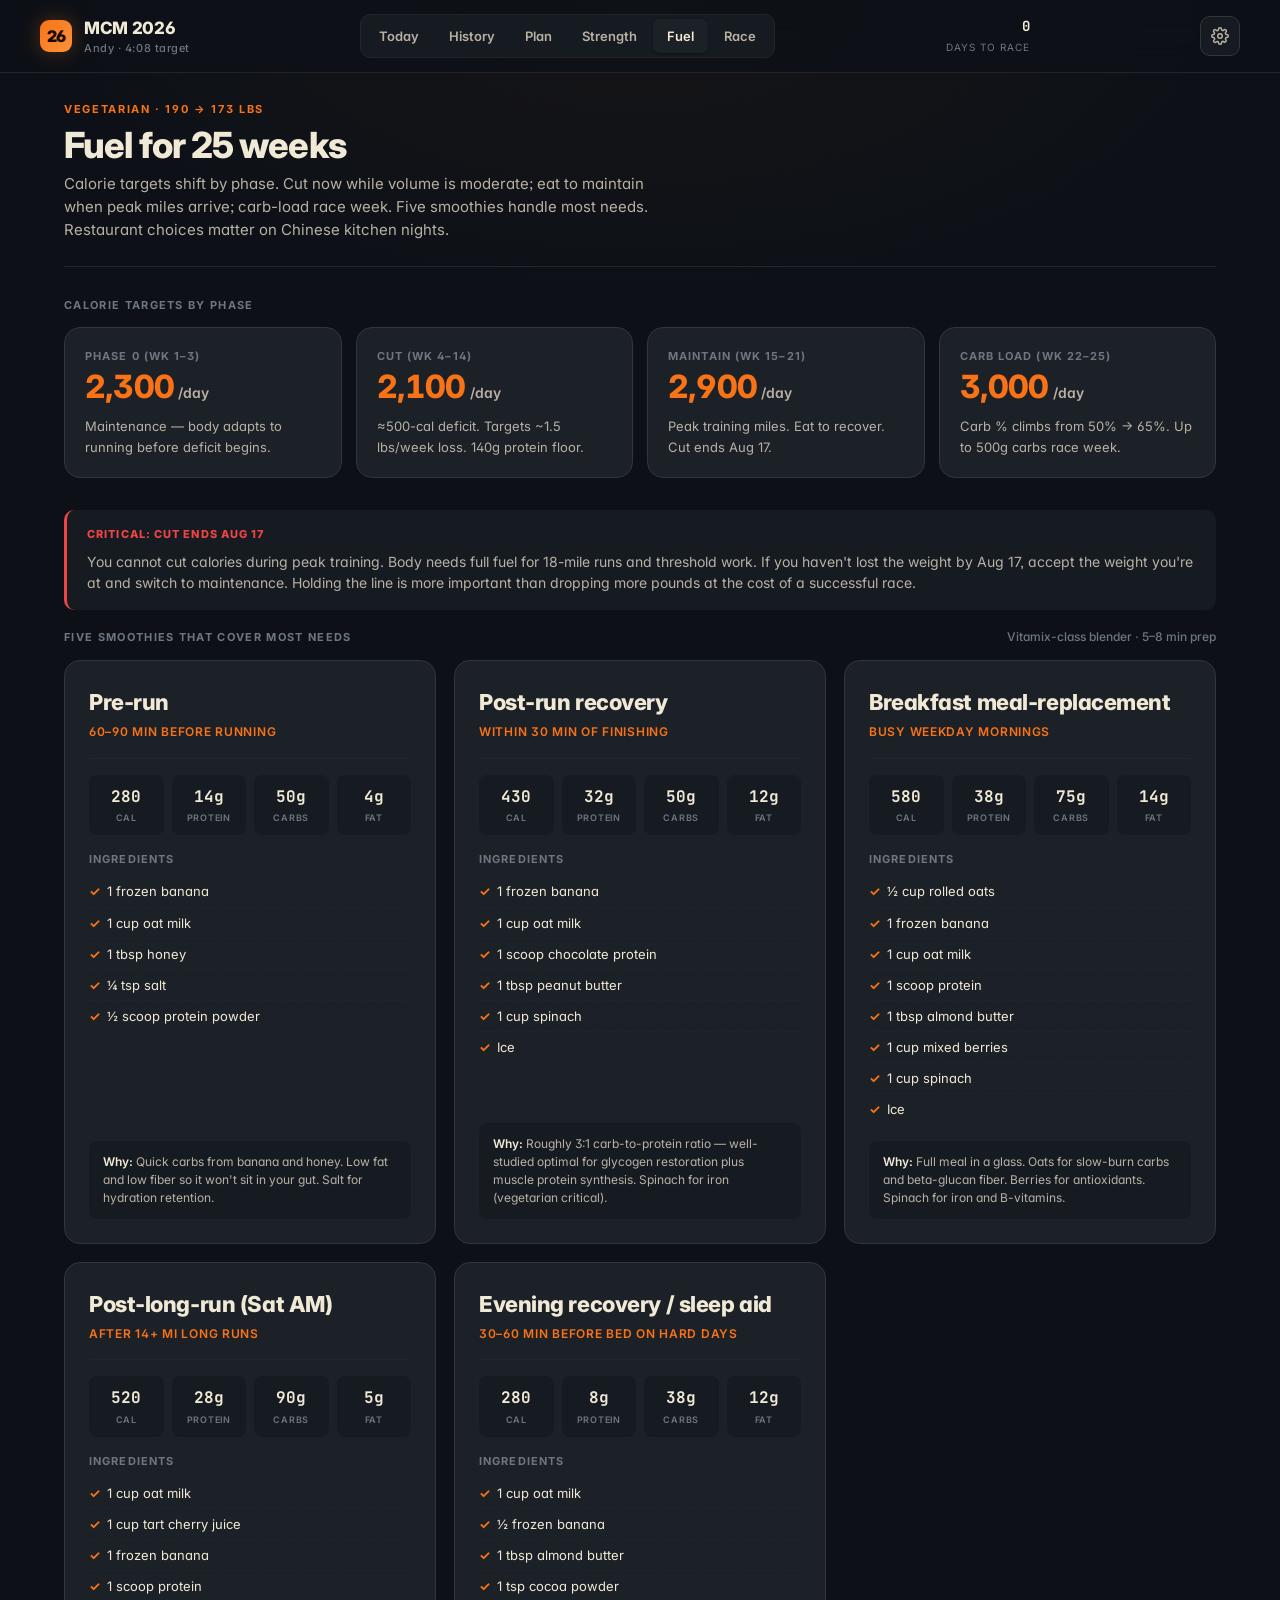
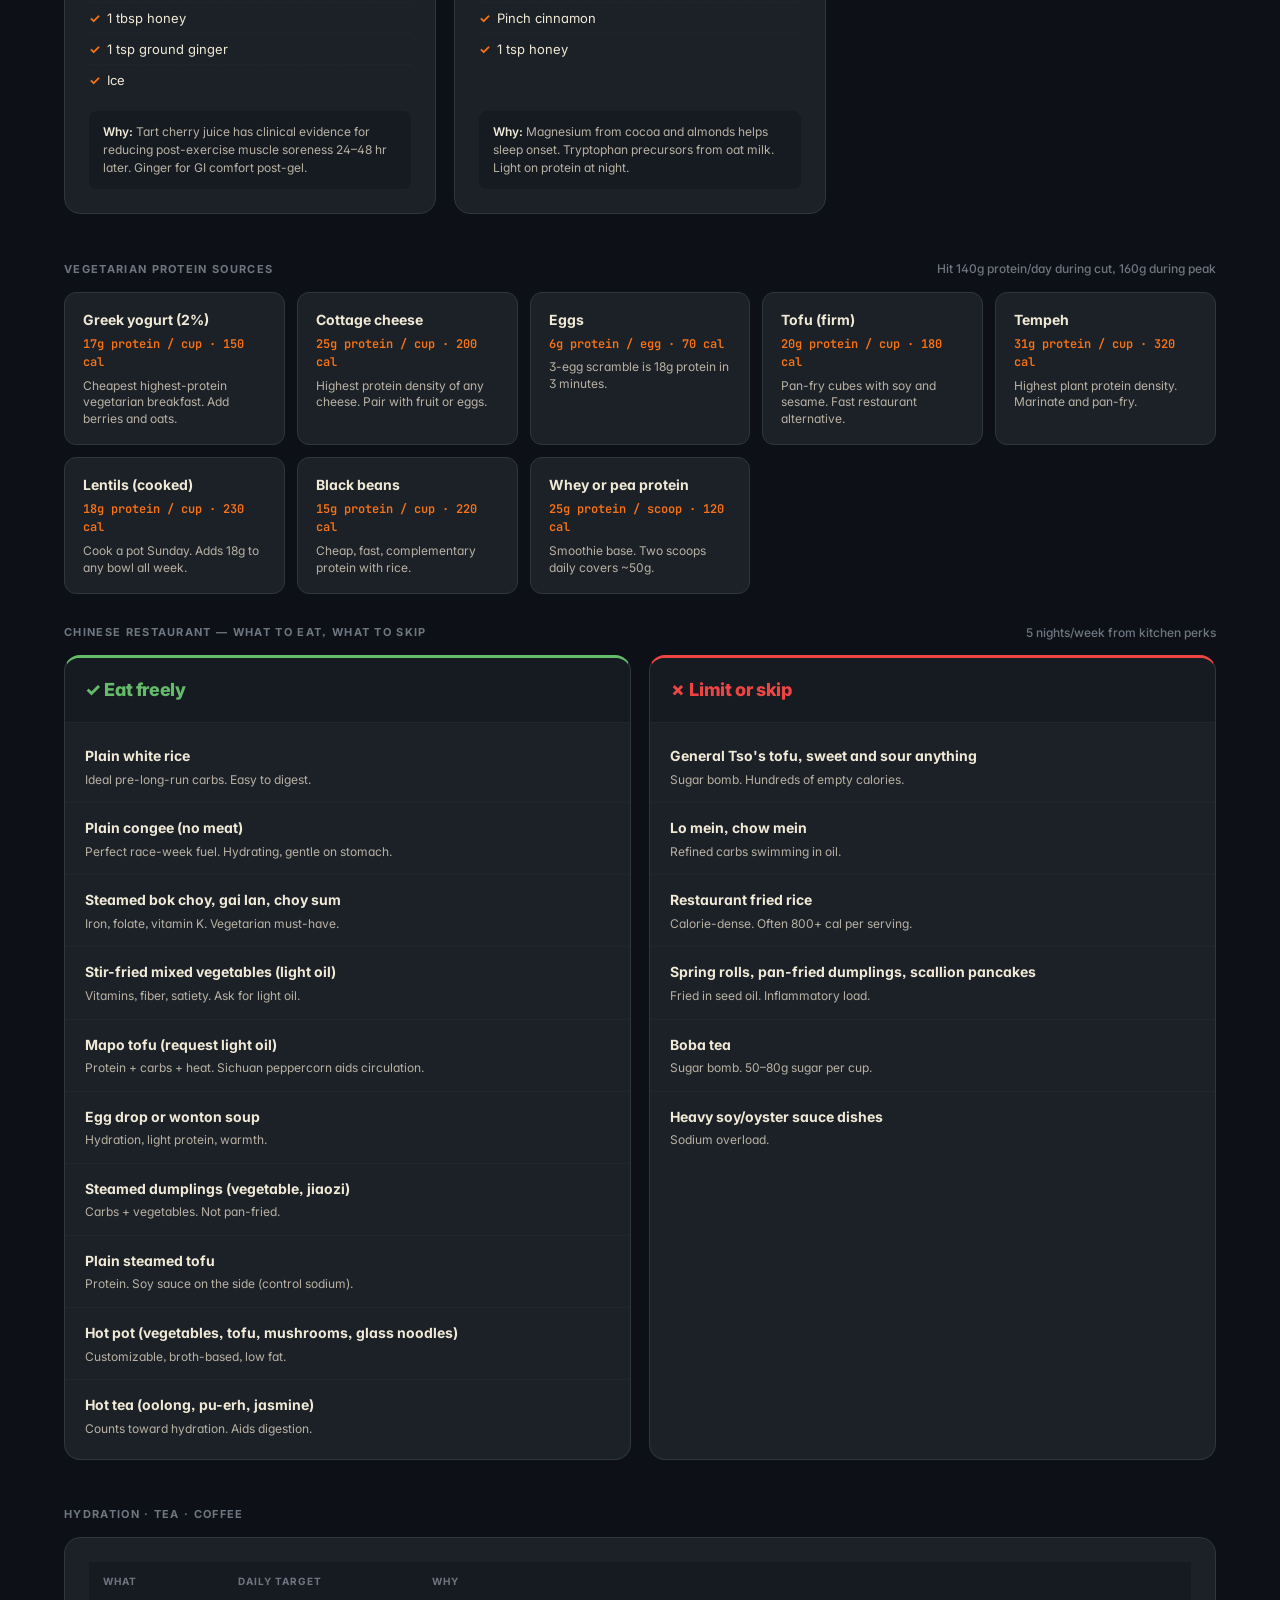
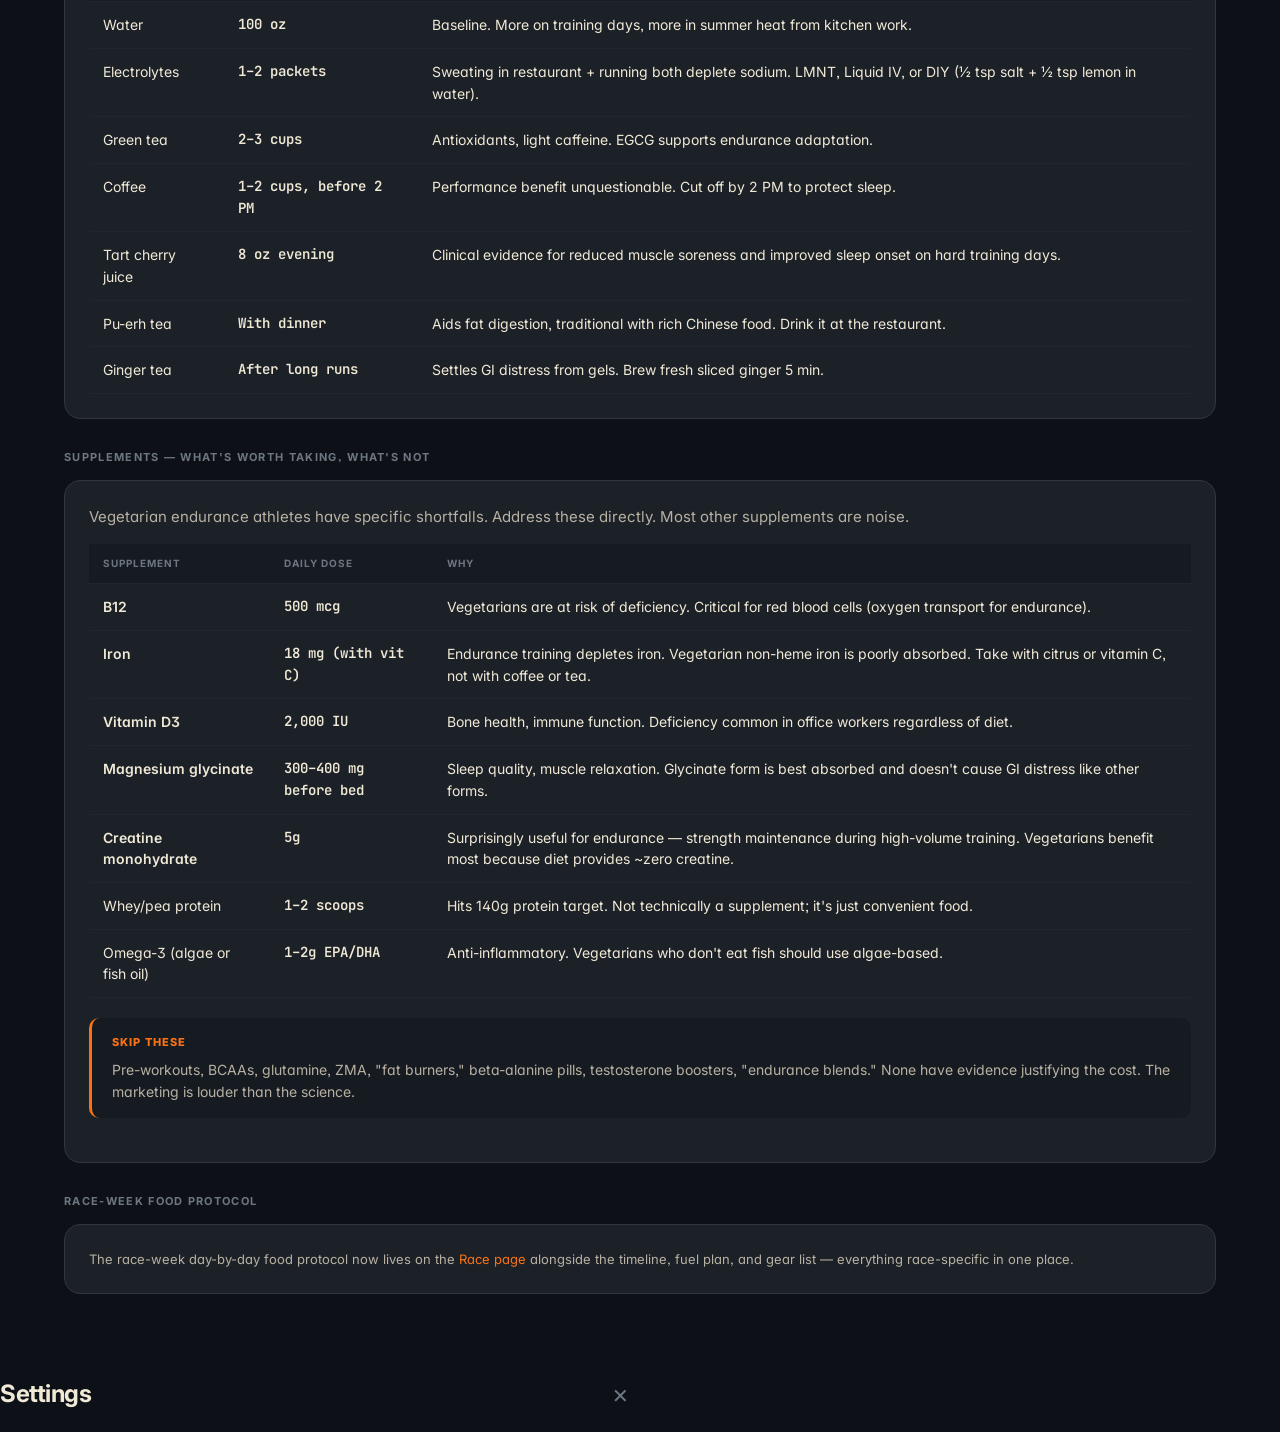
<file: nutrition.html>
<!DOCTYPE html>
<html lang="en">
<head>
<meta charset="UTF-8">
<meta name="viewport" content="width=device-width, initial-scale=1.0">
<title>Fuel · MCM 2026 Training</title>
<meta name="theme-color" content="#0d1117">
<link rel="stylesheet" href="css/style.css">
<style>
.phase-grid {
  display: grid;
  grid-template-columns: repeat(auto-fit, minmax(220px, 1fr));
  gap: 14px;
  margin-bottom: 32px;
}
.phase-card {
  background: var(--card);
  border: 1px solid var(--border);
  border-radius: var(--radius-lg);
  padding: 20px;
}
.phase-card-name {
  font-family: var(--font-body);
  font-size: 11px;
  text-transform: uppercase;
  letter-spacing: 0.1em;
  color: var(--text-faint);
  font-weight: 700;
  margin-bottom: 6px;
}
.phase-card-cal {
  font-family: var(--font-display);
  font-size: 32px;
  font-weight: 800;
  letter-spacing: -0.025em;
  color: var(--accent);
  font-variant-numeric: tabular-nums;
  line-height: 1;
}
.phase-card-cal-unit {
  font-size: 14px;
  color: var(--text-dim);
  font-weight: 600;
}
.phase-card-meta {
  font-size: 13px;
  color: var(--text-dim);
  margin-top: 12px;
}

.smoothie-grid {
  display: grid;
  grid-template-columns: repeat(auto-fit, minmax(320px, 1fr));
  gap: 18px;
  margin-bottom: 48px;
}
.smoothie-card {
  background: var(--card);
  border: 1px solid var(--border);
  border-radius: var(--radius-lg);
  padding: 24px;
  display: flex;
  flex-direction: column;
}
.sm-header {
  margin-bottom: 16px;
  padding-bottom: 16px;
  border-bottom: 1px solid var(--border-soft);
}
.sm-name {
  font-family: var(--font-display);
  font-size: 22px;
  font-weight: 800;
  letter-spacing: -0.02em;
  margin-bottom: 4px;
}
.sm-when {
  font-size: 12px;
  color: var(--accent);
  font-weight: 600;
  text-transform: uppercase;
  letter-spacing: 0.06em;
}
.sm-macros {
  display: grid;
  grid-template-columns: repeat(4, 1fr);
  gap: 8px;
  margin-bottom: 16px;
}
.sm-macro {
  background: var(--bg-elev);
  padding: 10px 8px;
  border-radius: 8px;
  text-align: center;
}
.sm-macro-num {
  font-family: var(--font-mono);
  font-size: 16px;
  font-weight: 700;
  font-variant-numeric: tabular-nums;
  color: var(--text);
}
.sm-macro-lbl {
  font-size: 9px;
  text-transform: uppercase;
  letter-spacing: 0.08em;
  color: var(--text-faint);
  margin-top: 2px;
  font-weight: 600;
}
.sm-section-title {
  font-family: var(--font-body);
  font-size: 11px;
  text-transform: uppercase;
  letter-spacing: 0.1em;
  color: var(--text-faint);
  font-weight: 700;
  margin-bottom: 8px;
}
.sm-ingredients {
  list-style: none;
  padding: 0;
  margin-bottom: 16px;
}
.sm-ingredients li {
  font-size: 13px;
  color: var(--text);
  padding: 5px 0;
  padding-left: 18px;
  position: relative;
  border-bottom: 1px dashed var(--border-soft);
}
.sm-ingredients li::before {
  content: '✓';
  position: absolute;
  left: 0;
  color: var(--accent);
  font-weight: 700;
}
.sm-ingredients li:last-child { border-bottom: none; }
.sm-why {
  background: var(--bg-elev);
  border-radius: 8px;
  padding: 12px 14px;
  font-size: 12px;
  color: var(--text-dim);
  line-height: 1.5;
  margin-top: auto;
}

.food-cols {
  display: grid;
  grid-template-columns: 1fr 1fr;
  gap: 18px;
  margin-bottom: 48px;
}
.food-col {
  background: var(--card);
  border: 1px solid var(--border);
  border-radius: var(--radius-lg);
  overflow: hidden;
}
.food-col.good { border-top: 3px solid var(--easy); }
.food-col.limit { border-top: 3px solid var(--race); }
.food-col-header {
  padding: 18px 20px;
  background: var(--bg-elev);
  border-bottom: 1px solid var(--border-soft);
}
.food-col-title {
  font-family: var(--font-display);
  font-size: 18px;
  font-weight: 800;
  letter-spacing: -0.02em;
  display: flex;
  align-items: center;
  gap: 8px;
}
.food-col.good .food-col-title { color: var(--easy); }
.food-col.limit .food-col-title { color: var(--race); }
.food-list { padding: 8px 0; }
.food-item {
  padding: 14px 20px;
  border-bottom: 1px solid var(--border-soft);
}
.food-item:last-child { border-bottom: none; }
.food-dish {
  font-family: var(--font-body);
  font-size: 14px;
  font-weight: 700;
  color: var(--text);
  margin-bottom: 4px;
}
.food-why {
  font-size: 12px;
  color: var(--text-dim);
  line-height: 1.45;
}

.protein-grid {
  display: grid;
  grid-template-columns: repeat(auto-fit, minmax(220px, 1fr));
  gap: 12px;
  margin-bottom: 32px;
}
.protein-card {
  background: var(--card);
  border: 1px solid var(--border);
  border-radius: 12px;
  padding: 16px 18px;
}
.protein-name {
  font-family: var(--font-body);
  font-weight: 700;
  font-size: 14px;
  margin-bottom: 4px;
}
.protein-stat {
  font-family: var(--font-mono);
  font-size: 12px;
  color: var(--accent);
  font-weight: 600;
  margin-bottom: 6px;
}
.protein-note {
  font-size: 12px;
  color: var(--text-dim);
  line-height: 1.4;
}

@media (max-width: 700px) {
  .food-cols { grid-template-columns: 1fr; }
  .smoothie-grid { grid-template-columns: 1fr; }
}
</style>
</head>
<body>

<nav class="topnav">
  <div class="topnav-inner">
    <div class="brand">
      <div class="brand-mark">26</div>
      <div>
        <div class="brand-text">MCM 2026</div>
        <span class="brand-sub">Andy · 4:08 target</span>
      </div>
    </div>
    <div class="nav-tabs">
      <a href="index.html" class="nav-tab">Today</a>
      <a href="history.html" class="nav-tab">History</a>
      <a href="plan.html" class="nav-tab">Plan</a>
      <a href="exercises.html" class="nav-tab">Strength</a>
      <a href="nutrition.html" class="nav-tab active">Fuel</a>
      <a href="race.html" class="nav-tab">Race</a>
    </div>
    <div class="nav-stats">
      <div class="nav-stat"><span class="nav-stat-num" id="ts-days">—</span><span class="nav-stat-lbl">Days to race</span></div>
    </div>
  </div>
</nav>

<main>
  <div class="page-header">
    <div class="page-kicker">Vegetarian · 190 → 173 lbs</div>
    <h1 class="page-title">Fuel for 25 weeks</h1>
    <p class="page-subtitle">Calorie targets shift by phase. Cut now while volume is moderate; eat to maintain when peak miles arrive; carb-load race week. Five smoothies handle most needs. Restaurant choices matter on Chinese kitchen nights.</p>
  </div>

  <h2 class="section-title">Calorie targets by phase</h2>
  <div class="phase-grid">
    <div class="phase-card">
      <div class="phase-card-name">Phase 0 (Wk 1–3)</div>
      <div><span class="phase-card-cal">2,300</span><span class="phase-card-cal-unit"> /day</span></div>
      <div class="phase-card-meta">Maintenance — body adapts to running before deficit begins.</div>
    </div>
    <div class="phase-card">
      <div class="phase-card-name">Cut (Wk 4–14)</div>
      <div><span class="phase-card-cal">2,100</span><span class="phase-card-cal-unit"> /day</span></div>
      <div class="phase-card-meta">≈500-cal deficit. Targets ~1.5 lbs/week loss. 140g protein floor.</div>
    </div>
    <div class="phase-card">
      <div class="phase-card-name">Maintain (Wk 15–21)</div>
      <div><span class="phase-card-cal">2,900</span><span class="phase-card-cal-unit"> /day</span></div>
      <div class="phase-card-meta">Peak training miles. Eat to recover. Cut ends Aug 17.</div>
    </div>
    <div class="phase-card">
      <div class="phase-card-name">Carb load (Wk 22–25)</div>
      <div><span class="phase-card-cal">3,000</span><span class="phase-card-cal-unit"> /day</span></div>
      <div class="phase-card-meta">Carb % climbs from 50% → 65%. Up to 500g carbs race week.</div>
    </div>
  </div>

  <div class="callout warn">
    <div class="callout-title">Critical: cut ends Aug 17</div>
    <p>You cannot cut calories during peak training. Body needs full fuel for 18-mile runs and threshold work. If you haven't lost the weight by Aug 17, accept the weight you're at and switch to maintenance. Holding the line is more important than dropping more pounds at the cost of a successful race.</p>
  </div>

  <h2 class="section-title">
    <span>Five smoothies that cover most needs</span>
    <span class="section-title-rt">Vitamix-class blender · 5–8 min prep</span>
  </h2>
  <div class="smoothie-grid" id="smoothie-grid"></div>

  <h2 class="section-title">
    <span>Vegetarian protein sources</span>
    <span class="section-title-rt">Hit 140g protein/day during cut, 160g during peak</span>
  </h2>
  <div class="protein-grid">
    <div class="protein-card"><div class="protein-name">Greek yogurt (2%)</div><div class="protein-stat">17g protein / cup · 150 cal</div><div class="protein-note">Cheapest highest-protein vegetarian breakfast. Add berries and oats.</div></div>
    <div class="protein-card"><div class="protein-name">Cottage cheese</div><div class="protein-stat">25g protein / cup · 200 cal</div><div class="protein-note">Highest protein density of any cheese. Pair with fruit or eggs.</div></div>
    <div class="protein-card"><div class="protein-name">Eggs</div><div class="protein-stat">6g protein / egg · 70 cal</div><div class="protein-note">3-egg scramble is 18g protein in 3 minutes.</div></div>
    <div class="protein-card"><div class="protein-name">Tofu (firm)</div><div class="protein-stat">20g protein / cup · 180 cal</div><div class="protein-note">Pan-fry cubes with soy and sesame. Fast restaurant alternative.</div></div>
    <div class="protein-card"><div class="protein-name">Tempeh</div><div class="protein-stat">31g protein / cup · 320 cal</div><div class="protein-note">Highest plant protein density. Marinate and pan-fry.</div></div>
    <div class="protein-card"><div class="protein-name">Lentils (cooked)</div><div class="protein-stat">18g protein / cup · 230 cal</div><div class="protein-note">Cook a pot Sunday. Adds 18g to any bowl all week.</div></div>
    <div class="protein-card"><div class="protein-name">Black beans</div><div class="protein-stat">15g protein / cup · 220 cal</div><div class="protein-note">Cheap, fast, complementary protein with rice.</div></div>
    <div class="protein-card"><div class="protein-name">Whey or pea protein</div><div class="protein-stat">25g protein / scoop · 120 cal</div><div class="protein-note">Smoothie base. Two scoops daily covers ~50g.</div></div>
  </div>

  <h2 class="section-title">
    <span>Chinese restaurant — what to eat, what to skip</span>
    <span class="section-title-rt">5 nights/week from kitchen perks</span>
  </h2>
  <div class="food-cols">
    <div class="food-col good">
      <div class="food-col-header">
        <div class="food-col-title">✓ Eat freely</div>
      </div>
      <div class="food-list" id="good-food"></div>
    </div>
    <div class="food-col limit">
      <div class="food-col-header">
        <div class="food-col-title">✗ Limit or skip</div>
      </div>
      <div class="food-list" id="limit-food"></div>
    </div>
  </div>

  <h2 class="section-title">Hydration · tea · coffee</h2>
  <div class="card" style="margin-bottom: 32px;">
    <table>
      <thead><tr><th>What</th><th>Daily target</th><th>Why</th></tr></thead>
      <tbody>
        <tr><td>Water</td><td class="num">100 oz</td><td>Baseline. More on training days, more in summer heat from kitchen work.</td></tr>
        <tr><td>Electrolytes</td><td class="num">1–2 packets</td><td>Sweating in restaurant + running both deplete sodium. LMNT, Liquid IV, or DIY (½ tsp salt + ½ tsp lemon in water).</td></tr>
        <tr><td>Green tea</td><td class="num">2–3 cups</td><td>Antioxidants, light caffeine. EGCG supports endurance adaptation.</td></tr>
        <tr><td>Coffee</td><td class="num">1–2 cups, before 2 PM</td><td>Performance benefit unquestionable. Cut off by 2 PM to protect sleep.</td></tr>
        <tr><td>Tart cherry juice</td><td class="num">8 oz evening</td><td>Clinical evidence for reduced muscle soreness and improved sleep onset on hard training days.</td></tr>
        <tr><td>Pu-erh tea</td><td class="num">With dinner</td><td>Aids fat digestion, traditional with rich Chinese food. Drink it at the restaurant.</td></tr>
        <tr><td>Ginger tea</td><td class="num">After long runs</td><td>Settles GI distress from gels. Brew fresh sliced ginger 5 min.</td></tr>
      </tbody>
    </table>
  </div>

  <h2 class="section-title">Supplements — what's worth taking, what's not</h2>
  <div class="card" style="margin-bottom: 32px;">
    <p style="color: var(--text-dim); margin-bottom: 16px;">Vegetarian endurance athletes have specific shortfalls. Address these directly. Most other supplements are noise.</p>
    <table>
      <thead><tr><th>Supplement</th><th>Daily dose</th><th>Why</th></tr></thead>
      <tbody>
        <tr><td><strong>B12</strong></td><td class="num">500 mcg</td><td>Vegetarians are at risk of deficiency. Critical for red blood cells (oxygen transport for endurance).</td></tr>
        <tr><td><strong>Iron</strong></td><td class="num">18 mg (with vit C)</td><td>Endurance training depletes iron. Vegetarian non-heme iron is poorly absorbed. Take with citrus or vitamin C, not with coffee or tea.</td></tr>
        <tr><td><strong>Vitamin D3</strong></td><td class="num">2,000 IU</td><td>Bone health, immune function. Deficiency common in office workers regardless of diet.</td></tr>
        <tr><td><strong>Magnesium glycinate</strong></td><td class="num">300–400 mg before bed</td><td>Sleep quality, muscle relaxation. Glycinate form is best absorbed and doesn't cause GI distress like other forms.</td></tr>
        <tr><td><strong>Creatine monohydrate</strong></td><td class="num">5g</td><td>Surprisingly useful for endurance — strength maintenance during high-volume training. Vegetarians benefit most because diet provides ~zero creatine.</td></tr>
        <tr><td>Whey/pea protein</td><td class="num">1–2 scoops</td><td>Hits 140g protein target. Not technically a supplement; it's just convenient food.</td></tr>
        <tr><td>Omega-3 (algae or fish oil)</td><td class="num">1–2g EPA/DHA</td><td>Anti-inflammatory. Vegetarians who don't eat fish should use algae-based.</td></tr>
      </tbody>
    </table>
    <div class="callout" style="margin-top: 20px;">
      <div class="callout-title">Skip these</div>
      <p>Pre-workouts, BCAAs, glutamine, ZMA, "fat burners," beta-alanine pills, testosterone boosters, "endurance blends." None have evidence justifying the cost. The marketing is louder than the science.</p>
    </div>
  </div>

  <h2 class="section-title">Race-week food protocol</h2>
  <div class="card">
    <p style="color: var(--text-dim); font-size: 13px;">The race-week day-by-day food protocol now lives on the <a href="race.html#fuel-protocol">Race page</a> alongside the timeline, fuel plan, and gear list — everything race-specific in one place.</p>
  </div>
</main>

<script src="js/data.js"></script>
<script src="js/state.js"></script>
<script src="js/integrations.js"></script>
<script>
bindTopnavStats();

document.getElementById('smoothie-grid').innerHTML = SMOOTHIES.map(s => `
  <div class="smoothie-card">
    <div class="sm-header">
      <div class="sm-name">${s.name}</div>
      <div class="sm-when">${s.when}</div>
    </div>
    <div class="sm-macros">
      <div class="sm-macro"><div class="sm-macro-num">${s.cal}</div><div class="sm-macro-lbl">Cal</div></div>
      <div class="sm-macro"><div class="sm-macro-num">${s.protein}g</div><div class="sm-macro-lbl">Protein</div></div>
      <div class="sm-macro"><div class="sm-macro-num">${s.carbs}g</div><div class="sm-macro-lbl">Carbs</div></div>
      <div class="sm-macro"><div class="sm-macro-num">${s.fat}g</div><div class="sm-macro-lbl">Fat</div></div>
    </div>
    <div class="sm-section-title">Ingredients</div>
    <ul class="sm-ingredients">
      ${s.ingredients.map(i => `<li>${i}</li>`).join('')}
    </ul>
    <div class="sm-why"><strong>Why:</strong> ${s.why}</div>
  </div>
`).join('');

document.getElementById('good-food').innerHTML = RESTAURANT.goodOptions.map(f => `
  <div class="food-item">
    <div class="food-dish">${f.dish}</div>
    <div class="food-why">${f.why}</div>
  </div>
`).join('');

document.getElementById('limit-food').innerHTML = RESTAURANT.limitOptions.map(f => `
  <div class="food-item">
    <div class="food-dish">${f.dish}</div>
    <div class="food-why">${f.why}</div>
  </div>
`).join('');
</script>
<nav class="bottomnav" id="bottomnav-mount" aria-label="Primary"></nav>
</body>
</html>
</file>
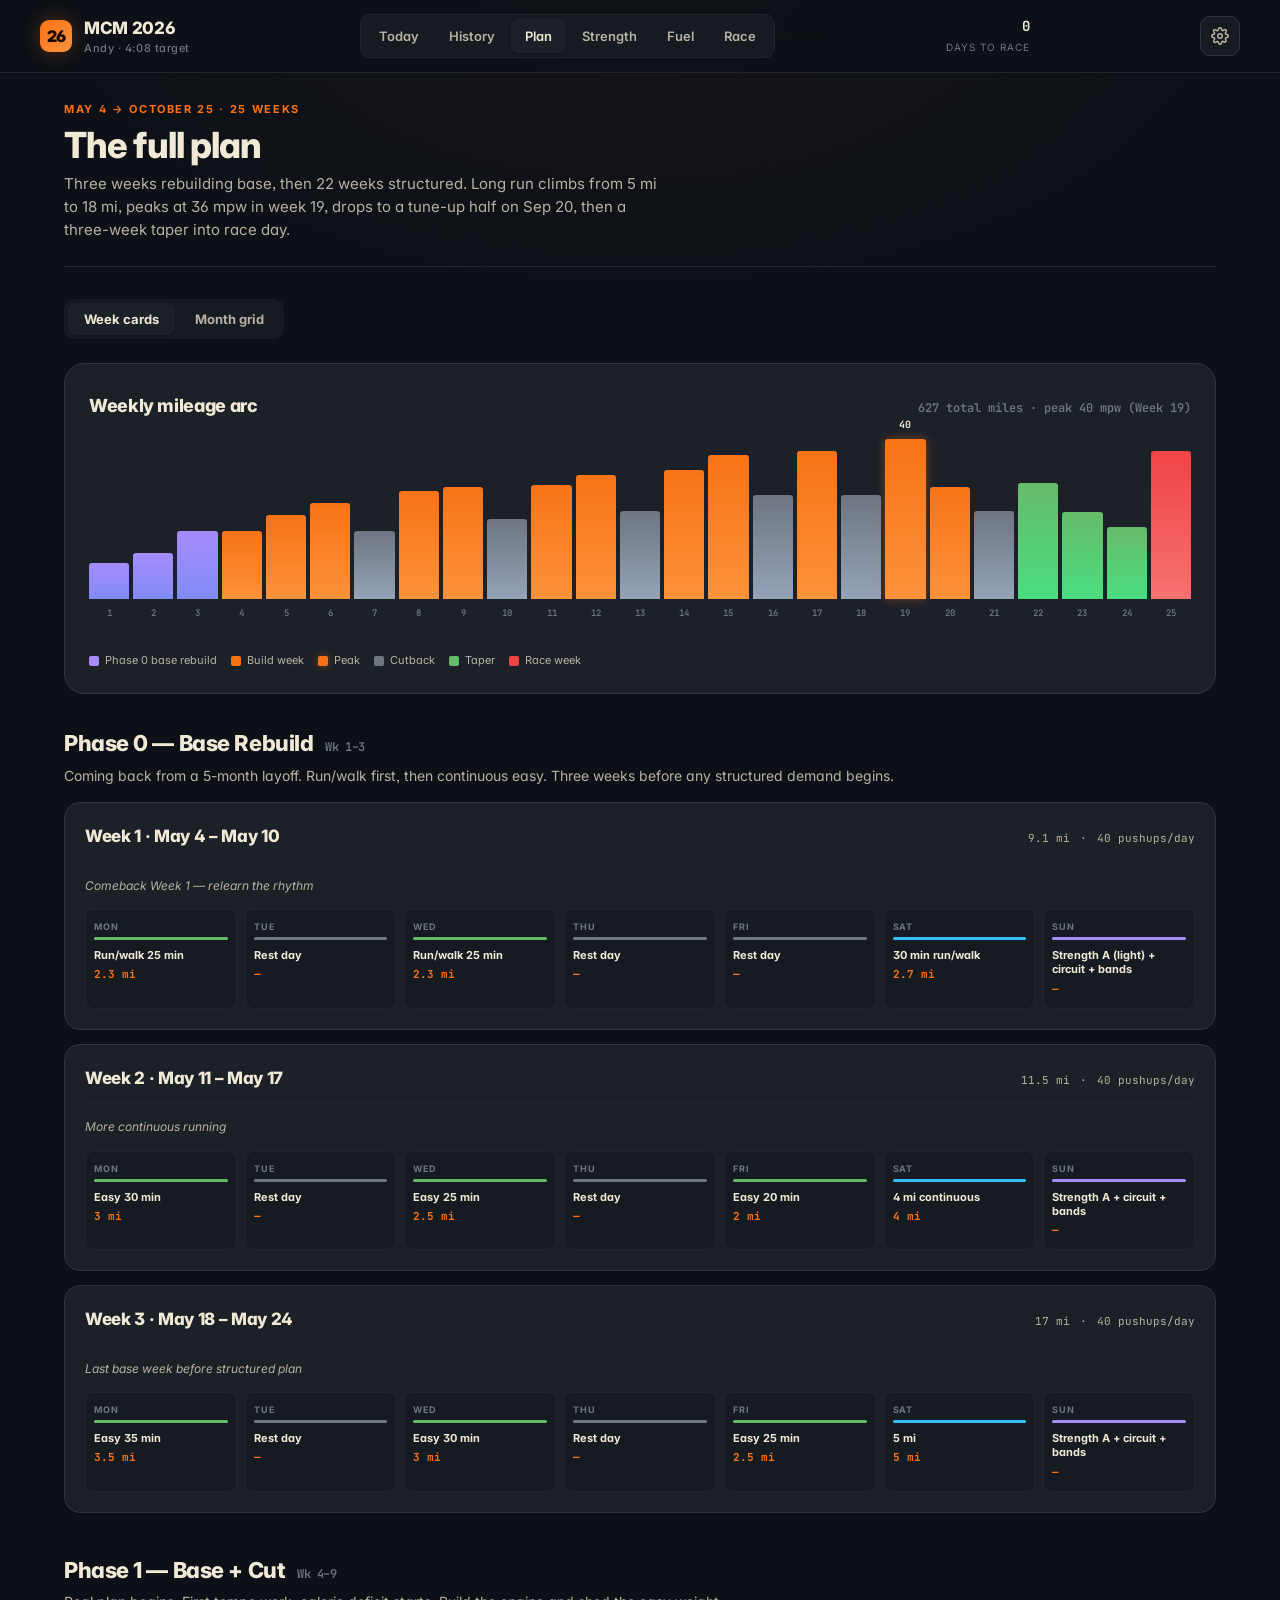
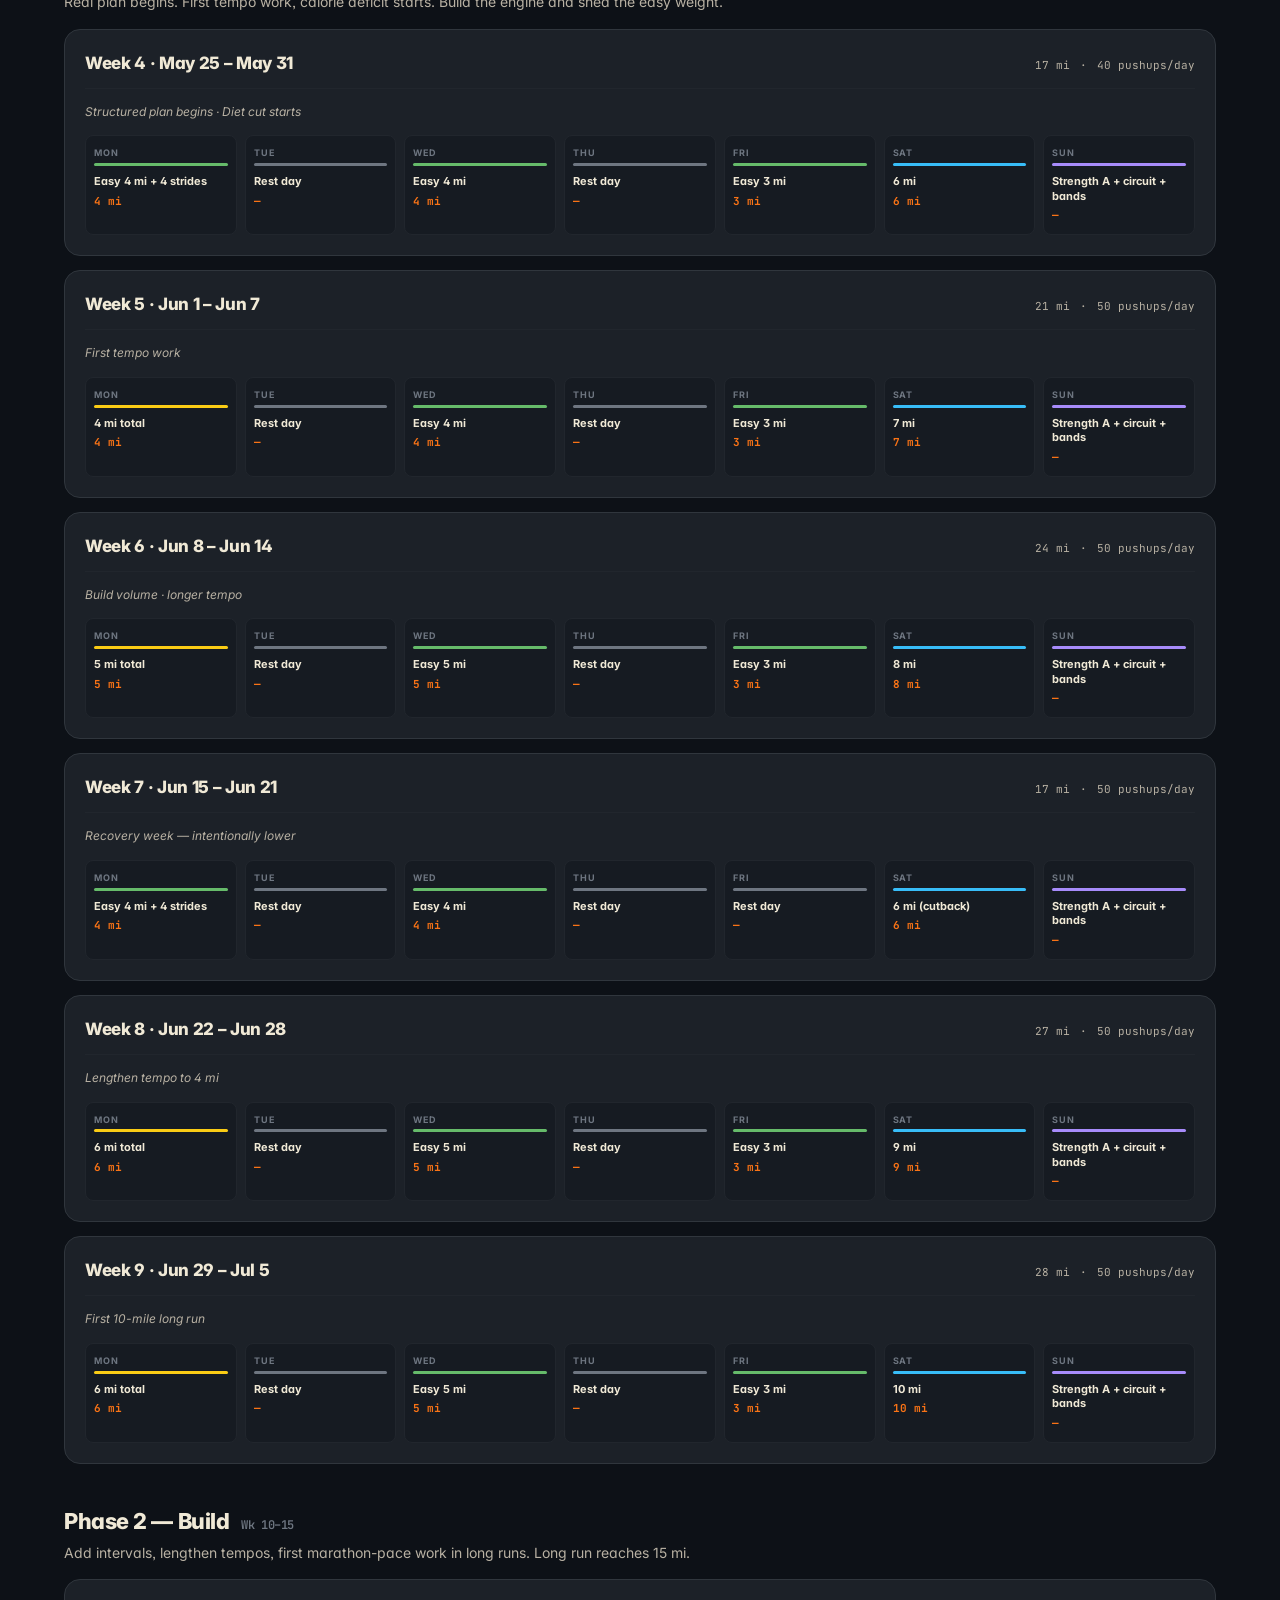
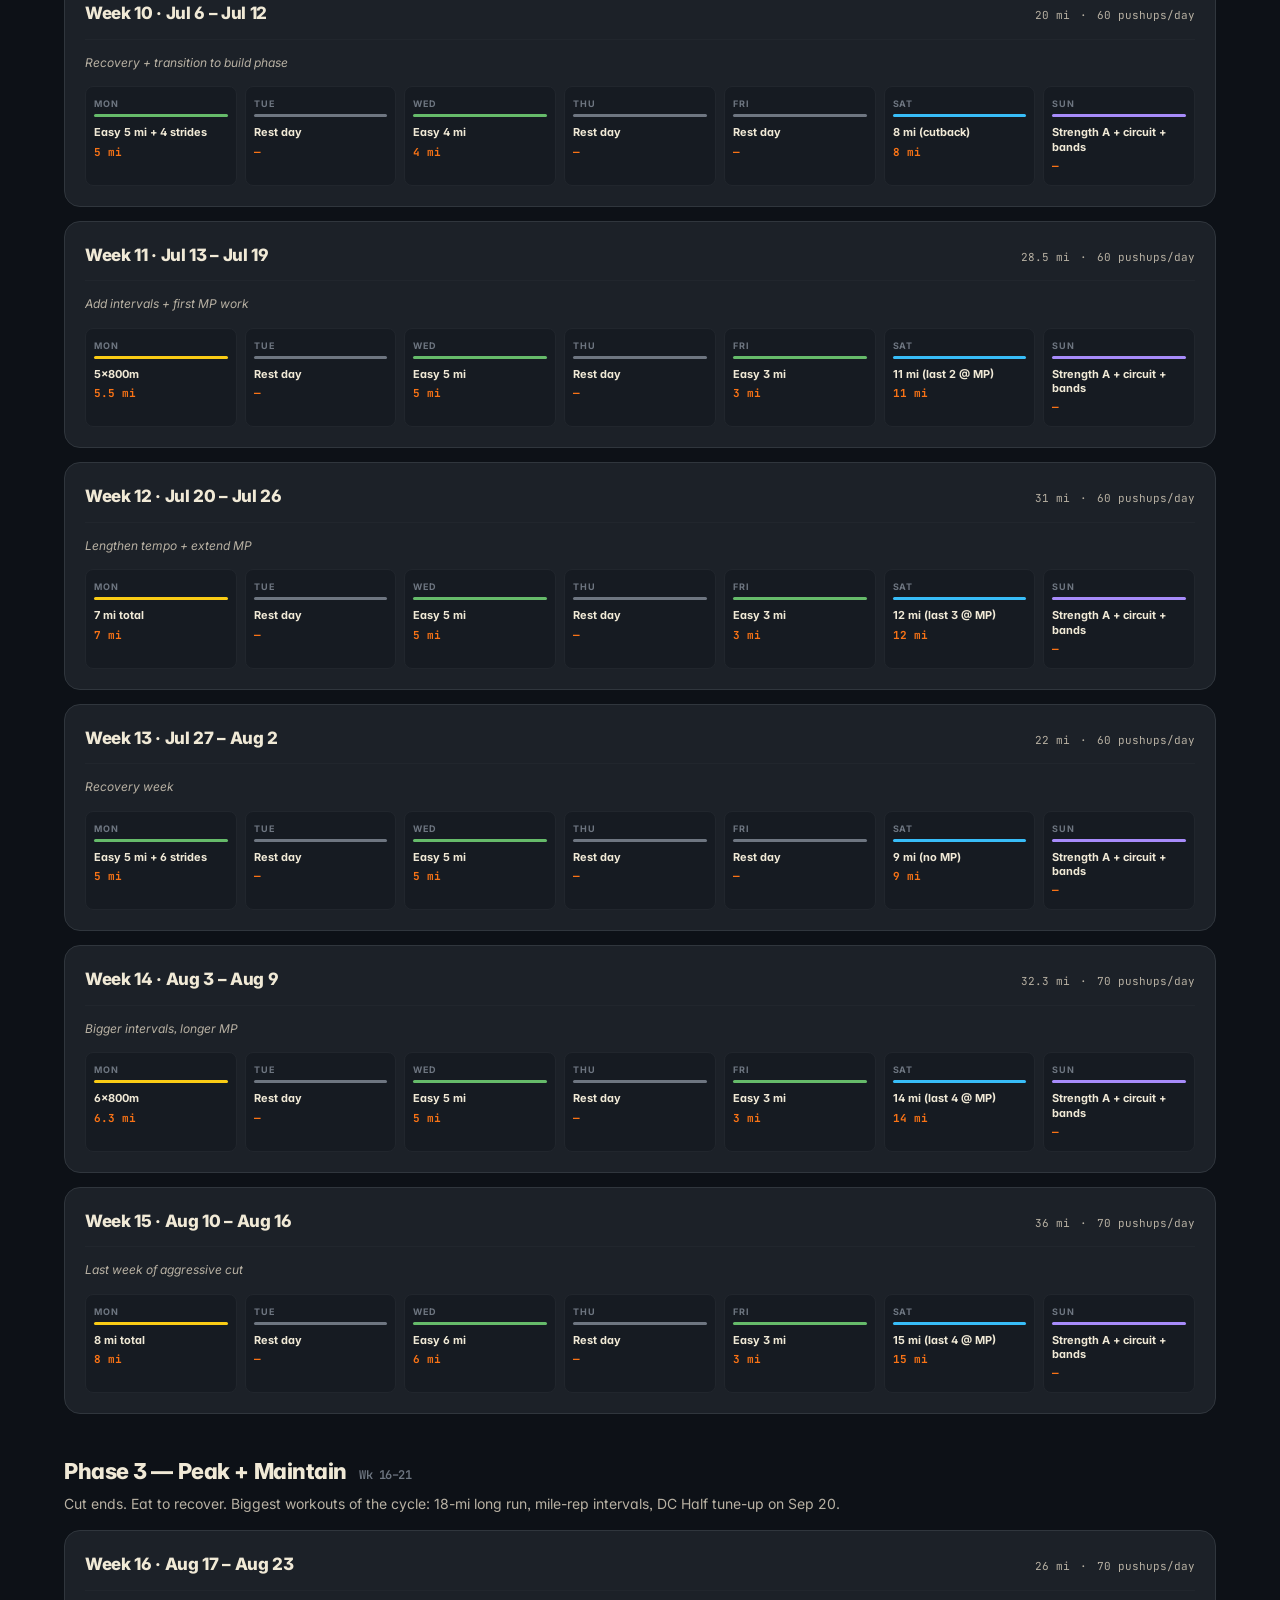
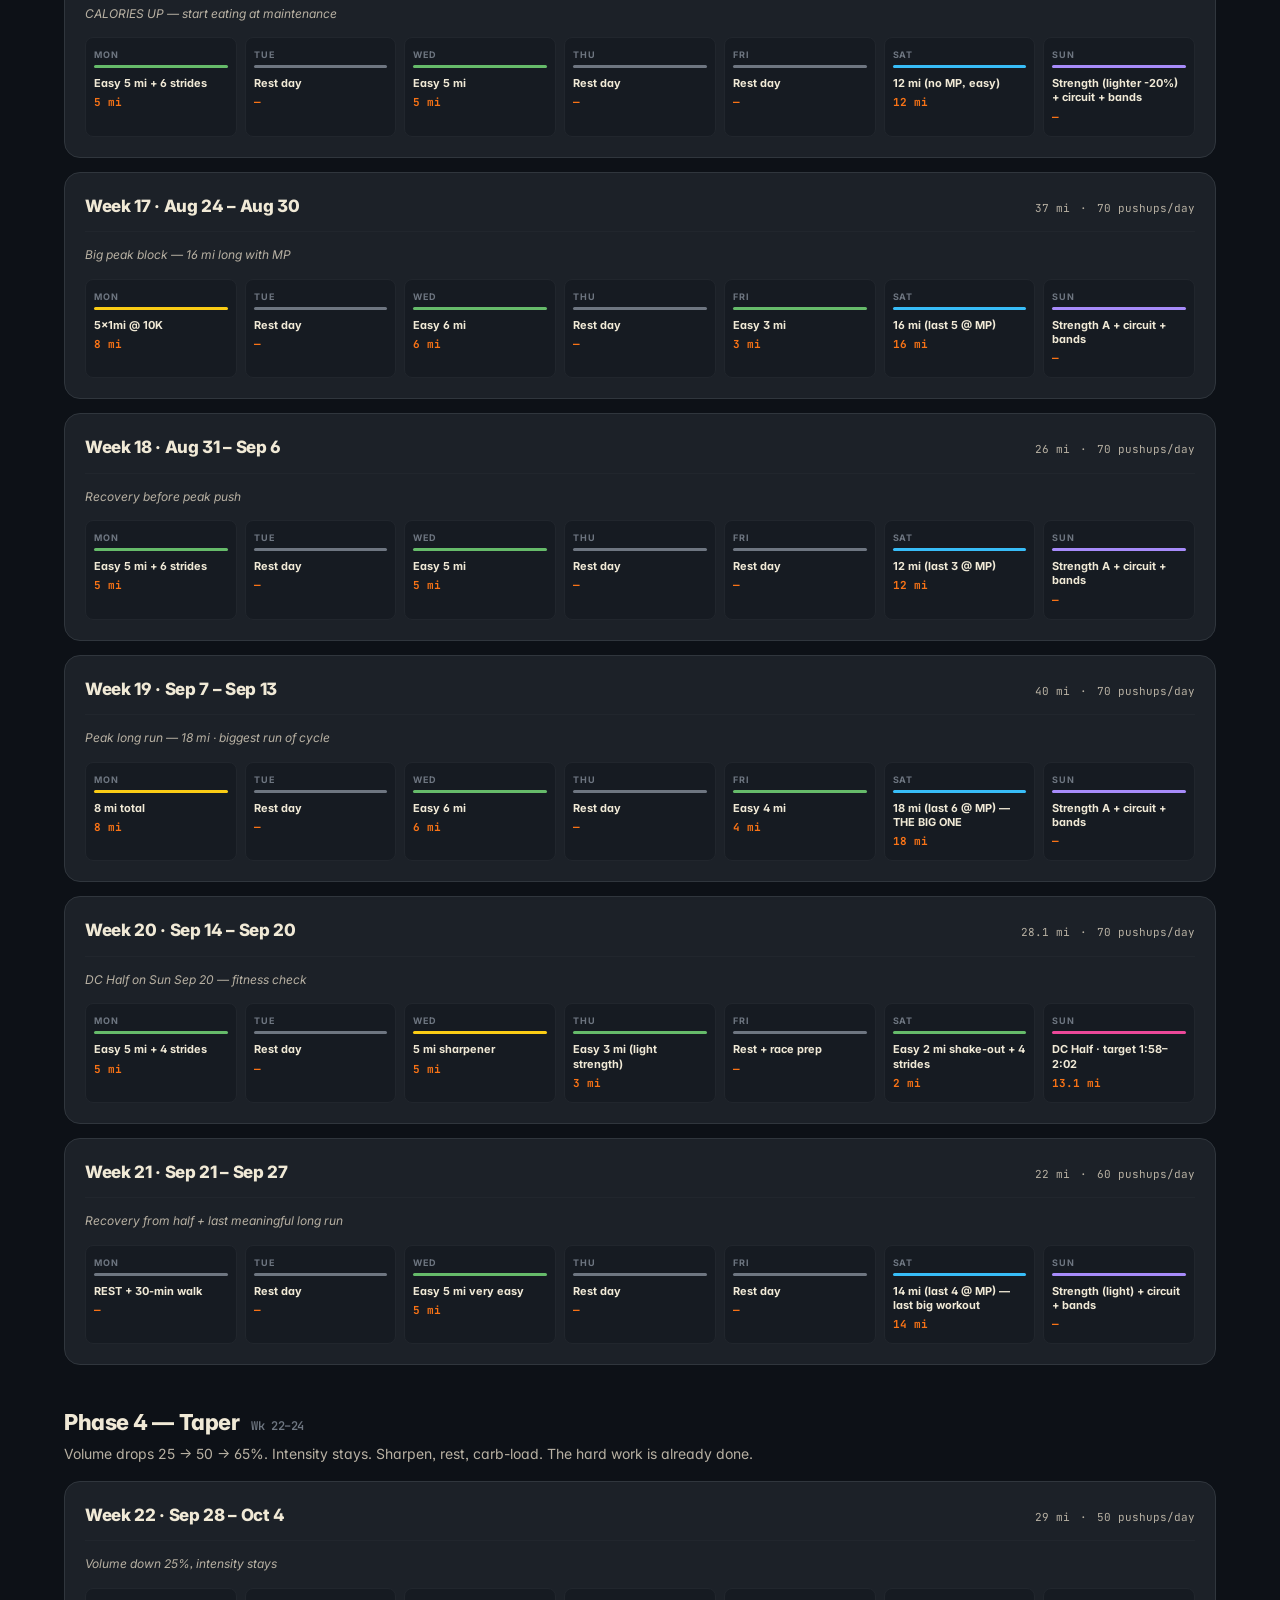
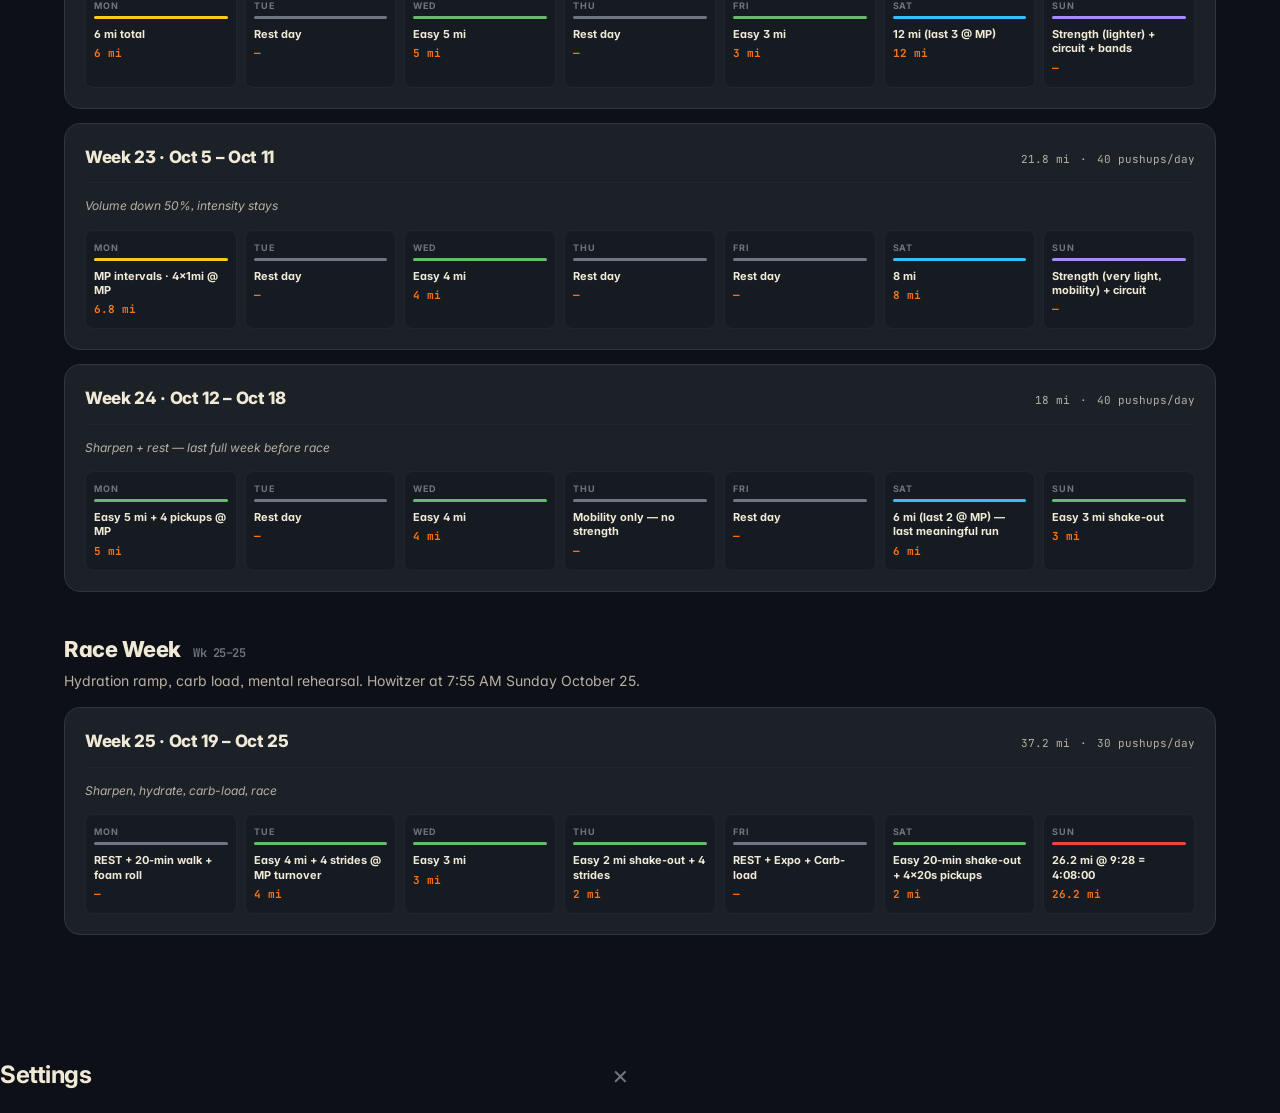
<file: plan.html>
<!DOCTYPE html>
<html lang="en">
<head>
<meta charset="UTF-8">
<meta name="viewport" content="width=device-width, initial-scale=1.0">
<title>Plan · MCM 2026 Training</title>
<meta name="theme-color" content="#0d1117">
<link rel="stylesheet" href="css/style.css">
<style>
.mileage-chart {
  background: var(--card);
  border: 1px solid var(--border);
  border-radius: var(--radius-xl);
  padding: 28px 24px 24px;
  margin-bottom: 32px;
  position: relative;
}
.chart-header {
  display: flex;
  justify-content: space-between;
  align-items: baseline;
  margin-bottom: 20px;
  flex-wrap: wrap;
  gap: 8px;
}
.chart-title {
  font-family: var(--font-display);
  font-size: 18px;
  font-weight: 800;
  letter-spacing: -0.02em;
}
.chart-summary {
  font-family: var(--font-mono);
  font-size: 12px;
  color: var(--text-faint);
  font-weight: 600;
}
.chart-bars {
  display: grid;
  grid-template-columns: repeat(25, 1fr);
  gap: 4px;
  height: 160px;
  align-items: flex-end;
  margin-bottom: 8px;
}
.chart-bar {
  background: linear-gradient(180deg, var(--accent), #fb923c);
  border-radius: 3px 3px 0 0;
  min-height: 4px;
  position: relative;
  cursor: pointer;
  transition: opacity 0.15s;
}
.chart-bar:hover { opacity: 0.8; }
.chart-bar.phase-0 {
  background: linear-gradient(180deg, var(--strength), #818cf8);
}
.chart-bar.taper {
  background: linear-gradient(180deg, var(--easy), #4ade80);
}
.chart-bar.race {
  background: linear-gradient(180deg, var(--race), #f87171);
}
.chart-bar.cutback {
  background: linear-gradient(180deg, var(--rest), #94a3b8);
}
.chart-bar.peak {
  background: linear-gradient(180deg, var(--accent), #fb923c);
  box-shadow: 0 0 10px rgba(249, 115, 22, 0.4);
}
.chart-bar-label {
  position: absolute;
  top: -22px;
  left: 50%;
  transform: translateX(-50%);
  font-family: var(--font-mono);
  font-size: 10px;
  font-weight: 700;
  color: var(--text);
  white-space: nowrap;
  font-variant-numeric: tabular-nums;
  opacity: 0;
  transition: opacity 0.15s;
}
.chart-bar:hover .chart-bar-label,
.chart-bar.peak .chart-bar-label { opacity: 1; }
.chart-axis {
  display: grid;
  grid-template-columns: repeat(25, 1fr);
  gap: 4px;
}
.chart-axis-tick {
  font-family: var(--font-mono);
  font-size: 9px;
  color: var(--text-faint);
  text-align: center;
  font-weight: 600;
}
.chart-legend {
  display: flex;
  gap: 14px;
  flex-wrap: wrap;
  margin-top: 16px;
  padding-top: 14px;
  border-top: 1px solid var(--border-soft);
  font-size: 11px;
  color: var(--text-dim);
}
.legend-item { display: flex; align-items: center; gap: 6px; }
.legend-dot {
  width: 10px; height: 10px;
  border-radius: 2px;
}

.phase-section {
  margin-bottom: 40px;
}
.phase-header {
  margin-bottom: 16px;
}
.phase-name {
  font-family: var(--font-display);
  font-size: 22px;
  font-weight: 800;
  letter-spacing: -0.02em;
  display: flex;
  align-items: baseline;
  gap: 12px;
}
.phase-meta {
  font-family: var(--font-mono);
  font-size: 12px;
  color: var(--text-faint);
  font-weight: 600;
}
.phase-desc {
  font-size: 14px;
  color: var(--text-dim);
  margin-top: 4px;
}

.week-card {
  background: var(--card);
  border: 1px solid var(--border);
  border-radius: var(--radius-lg);
  padding: 20px;
  margin-bottom: 14px;
}
.week-card.is-current {
  border-color: var(--accent);
  background: linear-gradient(135deg, var(--accent-soft), var(--card) 30%);
}
.wc-header {
  display: flex;
  justify-content: space-between;
  align-items: baseline;
  margin-bottom: 14px;
  padding-bottom: 12px;
  border-bottom: 1px solid var(--border-soft);
  flex-wrap: wrap;
  gap: 10px;
}
.wc-title {
  font-family: var(--font-display);
  font-size: 17px;
  font-weight: 800;
  letter-spacing: -0.02em;
}
.wc-current-tag {
  font-family: var(--font-body);
  font-size: 10px;
  text-transform: uppercase;
  letter-spacing: 0.1em;
  color: var(--accent);
  font-weight: 800;
  margin-left: 8px;
}
.wc-meta { font-family: var(--font-mono); font-size: 11px; color: var(--text-dim); display: flex; gap: 10px; }
.wc-focus { font-size: 12px; color: var(--text-dim); font-style: italic; margin-bottom: 14px; }
.wc-days {
  display: grid;
  grid-template-columns: repeat(7, 1fr);
  gap: 8px;
}
.wc-day {
  background: var(--bg-elev);
  border-radius: 8px;
  padding: 10px 8px;
  border: 1px solid var(--border-soft);
}
.wc-day-name {
  font-family: var(--font-body);
  font-size: 9px;
  text-transform: uppercase;
  letter-spacing: 0.1em;
  color: var(--text-faint);
  font-weight: 700;
  margin-bottom: 3px;
}
.wc-day-bar { height: 3px; border-radius: 2px; margin-bottom: 8px; }
.wc-day-title {
  font-family: var(--font-body);
  font-size: 11px;
  font-weight: 700;
  color: var(--text);
  line-height: 1.3;
  margin-bottom: 4px;
}
.wc-day-miles {
  font-family: var(--font-mono);
  font-size: 11px;
  color: var(--accent);
  font-weight: 700;
  font-variant-numeric: tabular-nums;
}

@media (max-width: 700px) {
  .wc-days { grid-template-columns: repeat(7, 1fr); gap: 4px; }
  .wc-day { padding: 6px 4px; }
  .wc-day-title { font-size: 10px; }
  .wc-day-miles { font-size: 10px; }
  .chart-bars { height: 100px; }
  .chart-axis-tick { font-size: 8px; }
}
</style>
</head>
<body>

<nav class="topnav">
  <div class="topnav-inner">
    <div class="brand">
      <div class="brand-mark">26</div>
      <div>
        <div class="brand-text">MCM 2026</div>
        <span class="brand-sub">Andy · 4:08 target</span>
      </div>
    </div>
    <div class="nav-tabs">
      <a href="index.html" class="nav-tab">Today</a>
      <a href="history.html" class="nav-tab">History</a>
      <a href="plan.html" class="nav-tab active">Plan</a>
      <a href="exercises.html" class="nav-tab">Strength</a>
      <a href="nutrition.html" class="nav-tab">Fuel</a>
      <a href="race.html" class="nav-tab">Race</a>
    </div>
    <div class="nav-stats">
      <div class="nav-stat"><span class="nav-stat-num" id="ts-days">—</span><span class="nav-stat-lbl">Days to race</span></div>
    </div>
  </div>
</nav>

<main>
  <div class="page-header">
    <div class="page-kicker">May 4 → October 25 · 25 weeks</div>
    <h1 class="page-title">The full plan</h1>
    <p class="page-subtitle">Three weeks rebuilding base, then 22 weeks structured. Long run climbs from 5 mi to 18 mi, peaks at 36 mpw in week 19, drops to a tune-up half on Sep 20, then a three-week taper into race day.</p>
  </div>

  <div class="view-toggle">
    <button class="vt-btn active" id="vt-weeks" onclick="setPlanView('weeks')">Week cards</button>
    <button class="vt-btn" id="vt-calendar" onclick="setPlanView('calendar')">Month grid</button>
  </div>

  <div id="view-calendar" style="display:none;">
    <div class="cal-nav">
      <button class="cal-prev" onclick="calMonth(-1)" aria-label="Previous month">‹</button>
      <span class="cal-month-name" id="cal-month-name">—</span>
      <button class="cal-next" onclick="calMonth(1)" aria-label="Next month">›</button>
    </div>
    <div class="cal-weekdays">
      <div>Sun</div><div>Mon</div><div>Tue</div><div>Wed</div><div>Thu</div><div>Fri</div><div>Sat</div>
    </div>
    <div class="cal-grid" id="cal-grid"></div>
    <div class="cal-legend">
      <span class="cal-l"><span class="cal-dot t-easy"></span>Easy</span>
      <span class="cal-l"><span class="cal-dot t-quality"></span>Quality</span>
      <span class="cal-l"><span class="cal-dot t-long"></span>Long</span>
      <span class="cal-l"><span class="cal-dot t-strength"></span>Strength</span>
      <span class="cal-l"><span class="cal-dot t-tune"></span>Tune-up</span>
      <span class="cal-l"><span class="cal-dot t-race"></span>Race</span>
      <span class="cal-l"><span class="cal-dot t-rest"></span>Rest</span>
    </div>
  </div>

  <div id="view-weeks">
  <div class="mileage-chart">
    <div class="chart-header">
      <div class="chart-title">Weekly mileage arc</div>
      <div class="chart-summary" id="chart-summary">— total miles · peak — mpw</div>
    </div>
    <div class="chart-bars" id="chart-bars"></div>
    <div class="chart-axis" id="chart-axis"></div>
    <div class="chart-legend">
      <div class="legend-item"><div class="legend-dot" style="background: var(--strength);"></div>Phase 0 base rebuild</div>
      <div class="legend-item"><div class="legend-dot" style="background: var(--accent);"></div>Build week</div>
      <div class="legend-item"><div class="legend-dot" style="background: var(--accent); box-shadow: 0 0 8px rgba(249, 115, 22, 0.4);"></div>Peak</div>
      <div class="legend-item"><div class="legend-dot" style="background: var(--rest);"></div>Cutback</div>
      <div class="legend-item"><div class="legend-dot" style="background: var(--easy);"></div>Taper</div>
      <div class="legend-item"><div class="legend-dot" style="background: var(--race);"></div>Race week</div>
    </div>
  </div>

  <div id="phases"></div>
  </div><!-- /#view-weeks -->
</main>

<script src="js/data.js"></script>
<script src="js/state.js"></script>
<script src="js/integrations.js"></script>
<script>
bindTopnavStats();
const currentWeekInfo = getCurrentWeekDay();
const currentWeek = currentWeekInfo.beforeStart ? 0 : (currentWeekInfo.afterEnd ? 26 : currentWeekInfo.week);

// Mileage chart
const maxMiles = Math.max(...PLAN.map(w => w.miles));
document.getElementById('chart-bars').innerHTML = PLAN.map(wk => {
  const h = Math.max(4, (wk.miles / maxMiles) * 160);
  let cls = '';
  if (wk.week <= 3) cls = 'phase-0';
  else if (wk.week === 25) cls = 'race';
  else if (wk.week >= 22) cls = 'taper';
  else if (wk.phase.includes('CUTBACK')) cls = 'cutback';
  else if (wk.miles === maxMiles) cls = 'peak';
  return `<div class="chart-bar ${cls}" style="height: ${h}px" title="Week ${wk.week}: ${wk.miles} mi"><div class="chart-bar-label">${wk.miles}</div></div>`;
}).join('');
document.getElementById('chart-axis').innerHTML = PLAN.map(wk => `<div class="chart-axis-tick">${wk.week}</div>`).join('');
const totalMiles = PLAN.reduce((s, w) => s + w.miles, 0);
document.getElementById('chart-summary').textContent = `${Math.round(totalMiles)} total miles · peak ${maxMiles} mpw (Week ${PLAN.find(w => w.miles === maxMiles).week})`;

// Phase grouping
const phaseGroups = [
  { name: 'Phase 0 — Base Rebuild', desc: 'Coming back from a 5-month layoff. Run/walk first, then continuous easy. Three weeks before any structured demand begins.', weeks: [1, 2, 3] },
  { name: 'Phase 1 — Base + Cut', desc: 'Real plan begins. First tempo work, calorie deficit starts. Build the engine and shed the easy weight.', weeks: [4, 5, 6, 7, 8, 9] },
  { name: 'Phase 2 — Build', desc: 'Add intervals, lengthen tempos, first marathon-pace work in long runs. Long run reaches 15 mi.', weeks: [10, 11, 12, 13, 14, 15] },
  { name: 'Phase 3 — Peak + Maintain', desc: 'Cut ends. Eat to recover. Biggest workouts of the cycle: 18-mi long run, mile-rep intervals, DC Half tune-up on Sep 20.', weeks: [16, 17, 18, 19, 20, 21] },
  { name: 'Phase 4 — Taper', desc: 'Volume drops 25 → 50 → 65%. Intensity stays. Sharpen, rest, carb-load. The hard work is already done.', weeks: [22, 23, 24] },
  { name: 'Race Week', desc: 'Hydration ramp, carb load, mental rehearsal. Howitzer at 7:55 AM Sunday October 25.', weeks: [25] },
];

// ===== CALENDAR (MONTH GRID) =====
const TRAINING_MONTHS = [
  { name: 'May 2026',       month: 4, year: 2026 },
  { name: 'June 2026',      month: 5, year: 2026 },
  { name: 'July 2026',      month: 6, year: 2026 },
  { name: 'August 2026',    month: 7, year: 2026 },
  { name: 'September 2026', month: 8, year: 2026 },
  { name: 'October 2026',   month: 9, year: 2026 },
];
let calMonthIdx = (() => {
  const today = new Date();
  if (today.getFullYear() !== 2026) return 0;
  const idx = TRAINING_MONTHS.findIndex(m => m.month === today.getMonth());
  return Math.max(0, idx);
})();

function planForDate(dateObj) {
  const start = new Date(2026, 4, 4); start.setHours(0,0,0,0);
  const target = new Date(dateObj); target.setHours(0,0,0,0);
  const diff = Math.floor((target - start) / 86400000);
  if (diff < 0 || diff >= 175) return null;
  const week = Math.floor(diff / 7) + 1;
  const dayIdx = diff % 7;
  return { week, dayIdx, day: PLAN[week - 1].days[dayIdx] };
}

function renderCalendar() {
  const m = TRAINING_MONTHS[calMonthIdx];
  document.getElementById('cal-month-name').textContent = m.name;

  const firstOfMonth = new Date(m.year, m.month, 1);
  const lastOfMonth  = new Date(m.year, m.month + 1, 0);
  const startOffset  = firstOfMonth.getDay();
  const daysInMonth  = lastOfMonth.getDate();
  const today = new Date(); today.setHours(0,0,0,0);
  const cells = [];

  for (let i = 0; i < startOffset; i++) cells.push({ kind: 'pad' });

  for (let d = 1; d <= daysInMonth; d++) {
    const date = new Date(m.year, m.month, d);
    const info = planForDate(date);
    const isToday = date.getTime() === today.getTime();
    if (!info) {
      cells.push({ kind: 'date', date: d, day: null, isToday });
    } else {
      const w = mcmState.workouts[`w${info.week}d${info.dayIdx}`] || {};
      cells.push({ kind: 'date', date: d, day: info.day, week: info.week, isToday, done: w.status === 'done', skipped: w.status === 'skip' });
    }
  }

  document.getElementById('cal-grid').innerHTML = cells.map(c => {
    if (c.kind === 'pad') return '<div class="cal-cell pad"></div>';
    if (!c.day) return `<div class="cal-cell empty${c.isToday ? ' is-today' : ''}"><div class="cal-date">${c.date}</div></div>`;
    const t = typeClass(c.day.type);
    const miles = c.day.workout?.total || 0;
    const milesStr = miles > 0 ? `${miles}mi` : c.day.type === 'rest' ? 'rest' : '';
    return `<div class="cal-cell t-${t}${c.isToday ? ' is-today' : ''}${c.done ? ' is-done' : ''}${c.skipped ? ' is-skipped' : ''}"
              onclick="jumpToWeekFromCal(${c.week})"
              title="${c.day.day} ${escapeHtml(c.day.title)}">
      <div class="cal-date">${c.date}</div>
      <div class="cal-mi">${escapeHtml(milesStr)}</div>
      ${c.done ? '<div class="cal-mark">✓</div>' : ''}
    </div>`;
  }).join('');
}

function calMonth(delta) {
  calMonthIdx = Math.max(0, Math.min(TRAINING_MONTHS.length - 1, calMonthIdx + delta));
  renderCalendar();
}

function jumpToWeekFromCal(week) {
  setPlanView('weeks');
  setTimeout(() => {
    const cards = document.querySelectorAll('.week-card');
    if (cards[week - 1]) cards[week - 1].scrollIntoView({ behavior: 'smooth', block: 'start' });
  }, 50);
}

function setPlanView(view) {
  document.getElementById('view-weeks').style.display = view === 'weeks' ? '' : 'none';
  document.getElementById('view-calendar').style.display = view === 'calendar' ? '' : 'none';
  document.getElementById('vt-weeks').classList.toggle('active', view === 'weeks');
  document.getElementById('vt-calendar').classList.toggle('active', view === 'calendar');
  if (view === 'calendar') renderCalendar();
}

document.getElementById('phases').innerHTML = phaseGroups.map(group => {
  const weeksHTML = group.weeks.map(n => {
    const wk = PLAN[n - 1];
    const isCurrent = wk.week === currentWeek;
    const daysHTML = wk.days.map(d => {
      const t = ({ easy:'easy', quality:'quality', long:'long', strength:'strength', rest:'rest', tune:'tune', race:'race' })[d.type] || 'easy';
      return `
        <div class="wc-day">
          <div class="wc-day-name">${d.day}</div>
          <div class="wc-day-bar bar-${t}"></div>
          <div class="wc-day-title">${d.title.replace(/^(LONG · |TEMPO · |INTERVALS · |TUNE-UP HALF · |MARINE CORPS MARATHON · )/, '')}</div>
          <div class="wc-day-miles">${d.workout?.total ? d.workout.total + ' mi' : '—'}</div>
        </div>
      `;
    }).join('');
    return `
      <div class="week-card ${isCurrent ? 'is-current' : ''}">
        <div class="wc-header">
          <div>
            <span class="wc-title">Week ${wk.week} · ${wk.dates}</span>
            ${isCurrent ? '<span class="wc-current-tag">● Current</span>' : ''}
          </div>
          <div class="wc-meta">
            <span>${wk.miles} mi</span>
            <span>·</span>
            <span>${wk.pushups} pushups/day</span>
          </div>
        </div>
        <div class="wc-focus">${wk.focus}</div>
        <div class="wc-days">${daysHTML}</div>
      </div>
    `;
  }).join('');
  return `
    <div class="phase-section">
      <div class="phase-header">
        <div class="phase-name">${group.name} <span class="phase-meta">Wk ${group.weeks[0]}–${group.weeks[group.weeks.length-1]}</span></div>
        <div class="phase-desc">${group.desc}</div>
      </div>
      ${weeksHTML}
    </div>
  `;
}).join('');
</script>
<nav class="bottomnav" id="bottomnav-mount" aria-label="Primary"></nav>
</body>
</html>
</file>
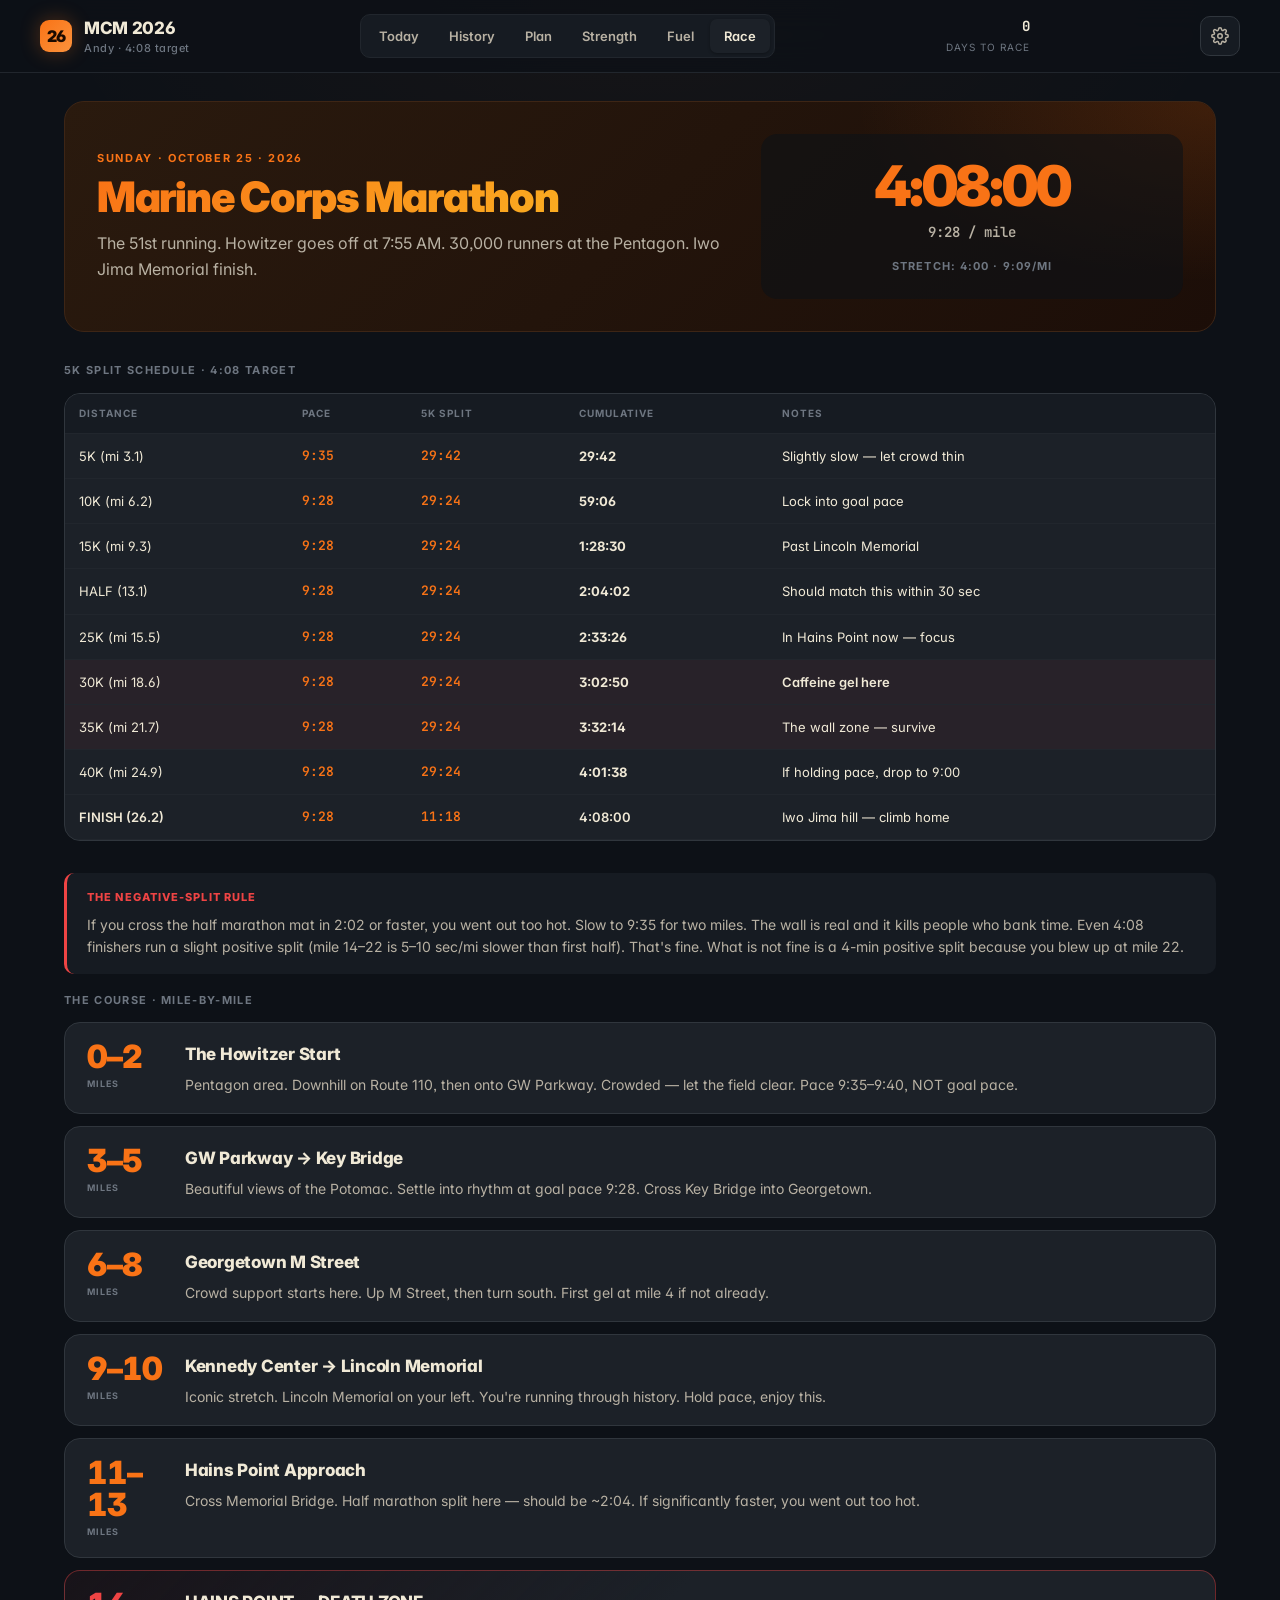
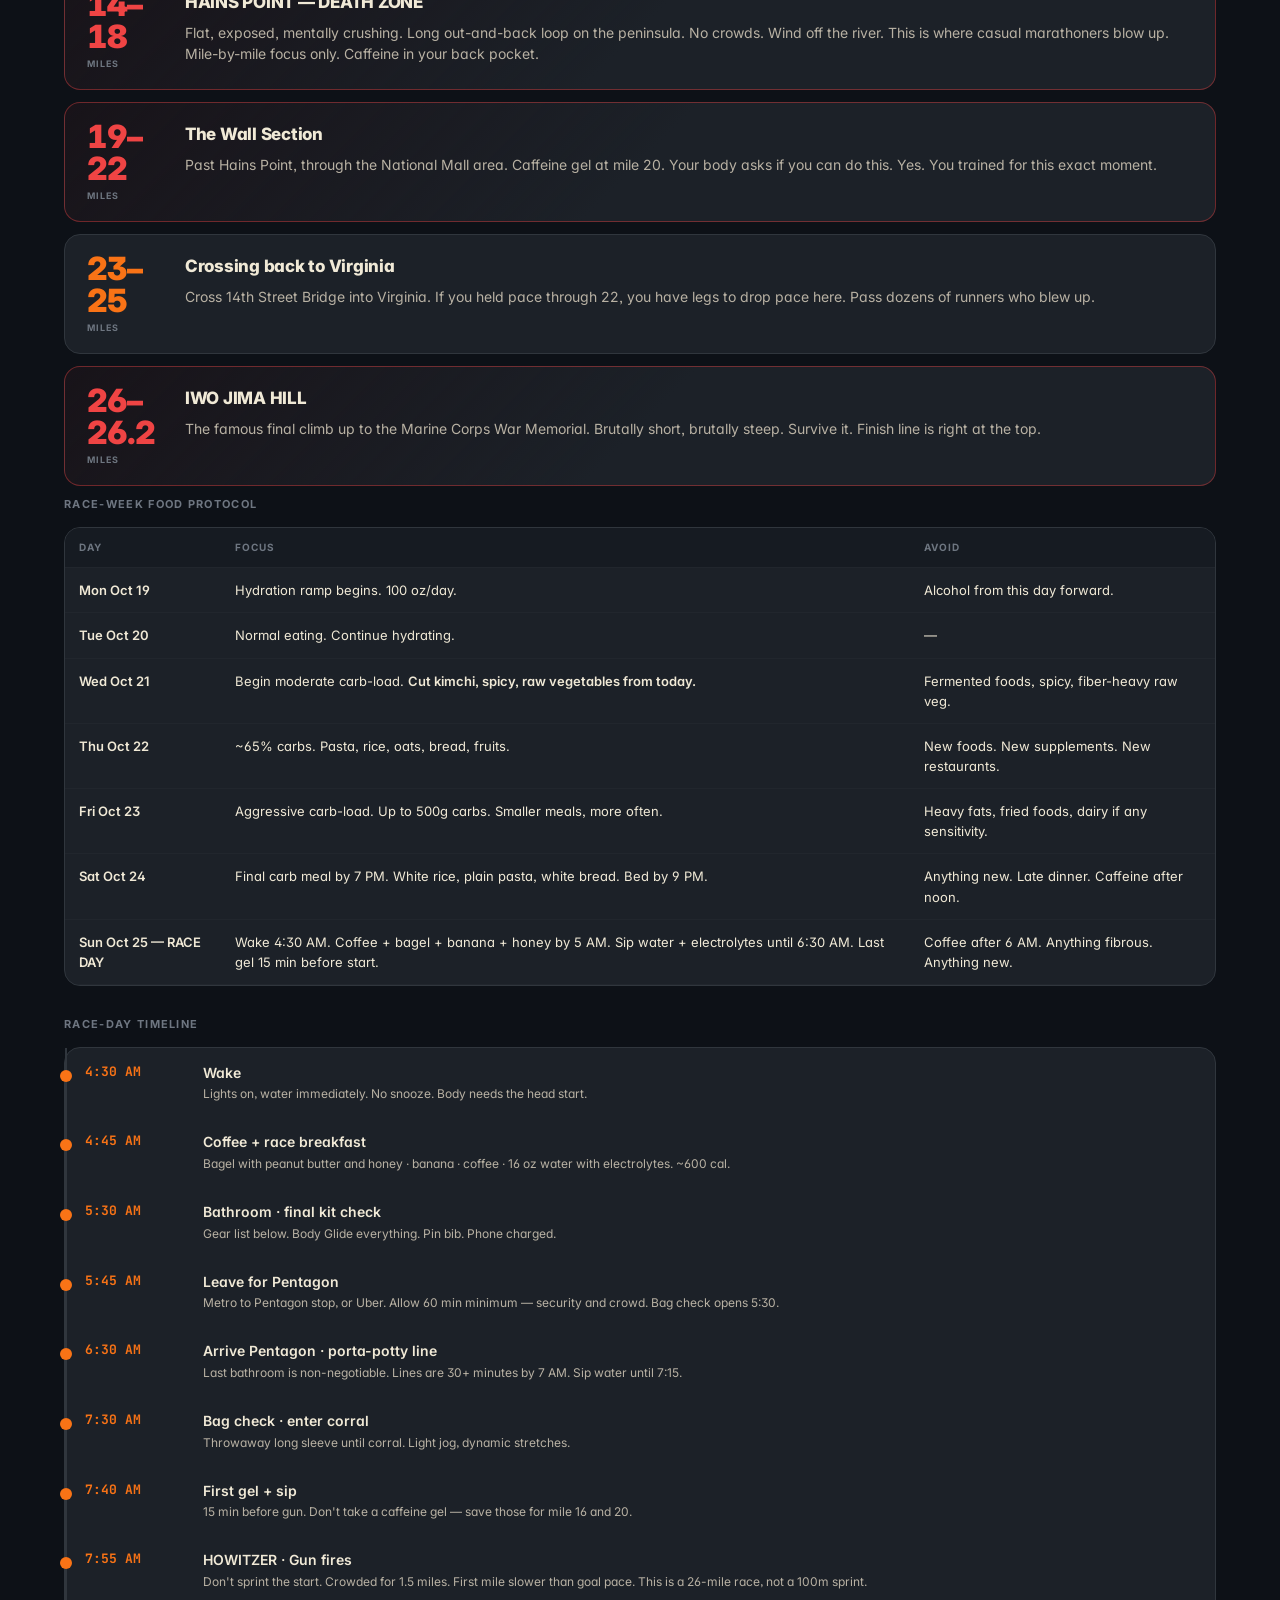
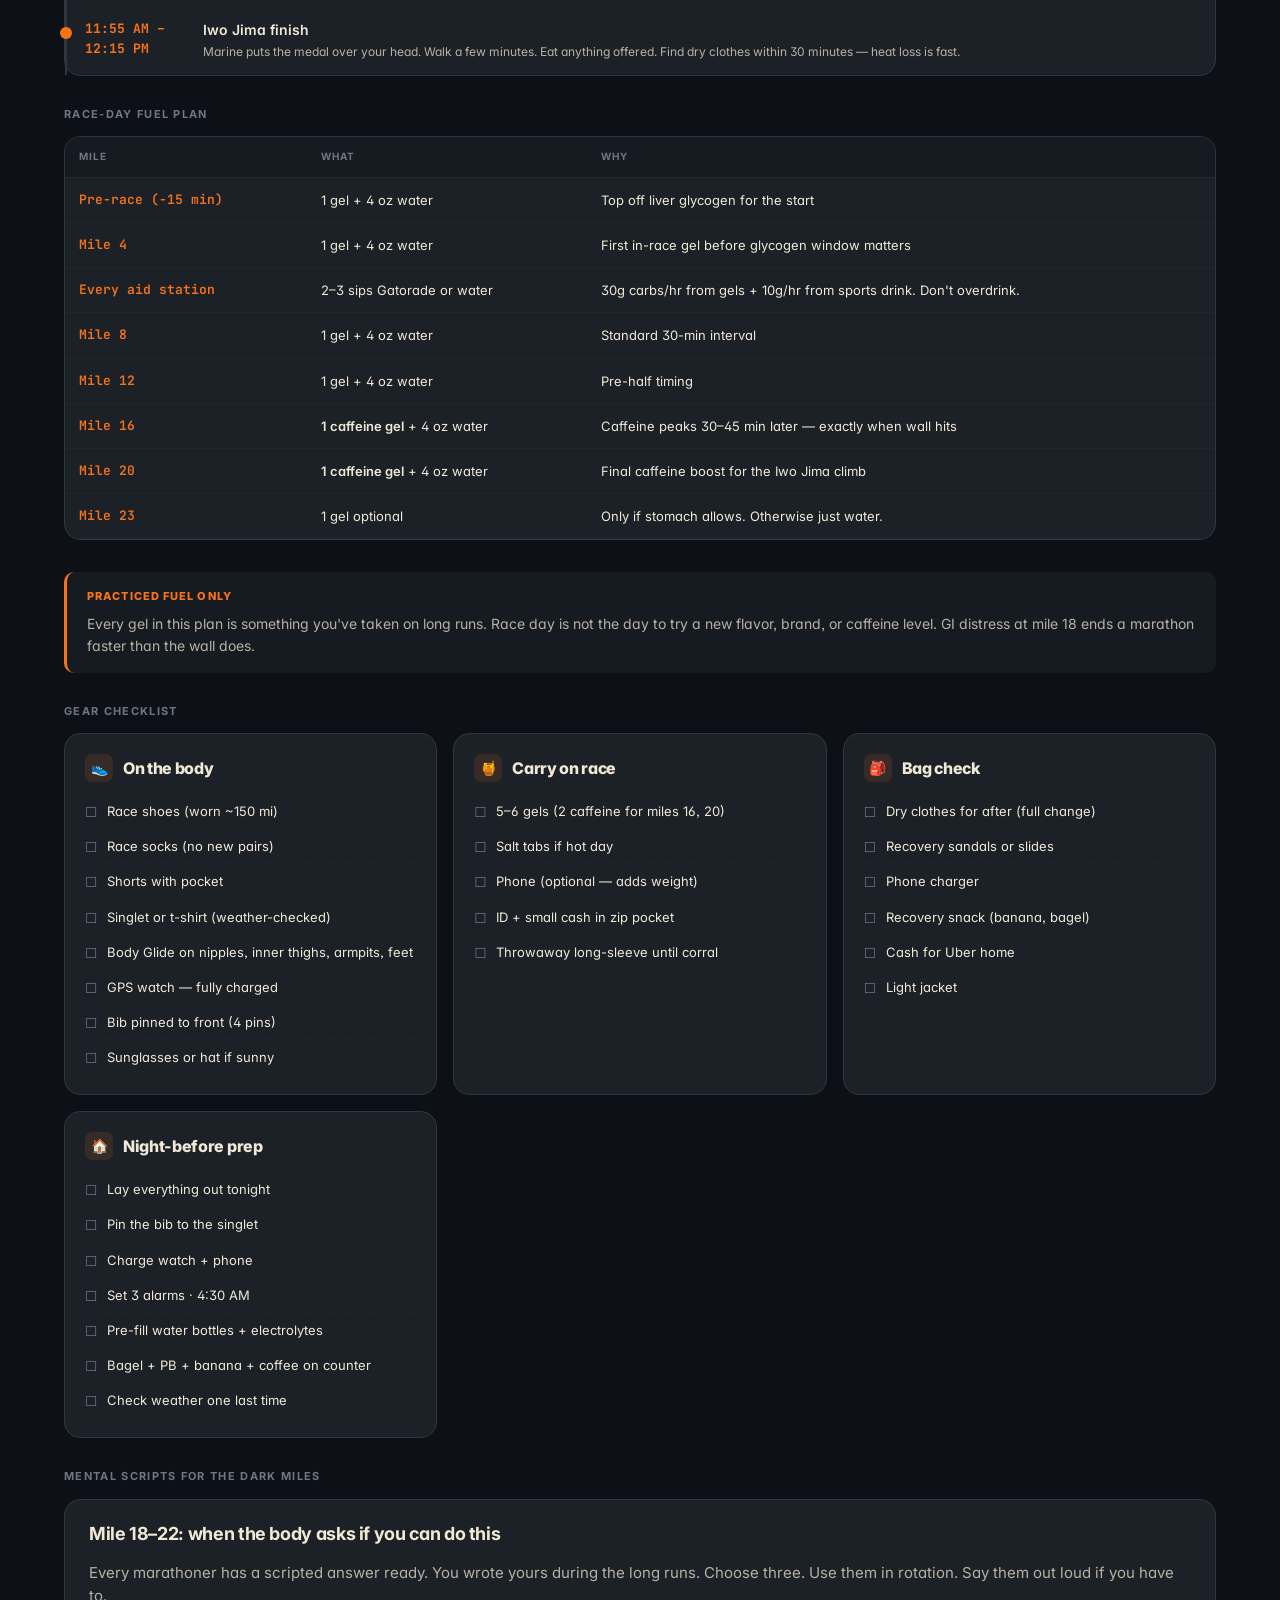
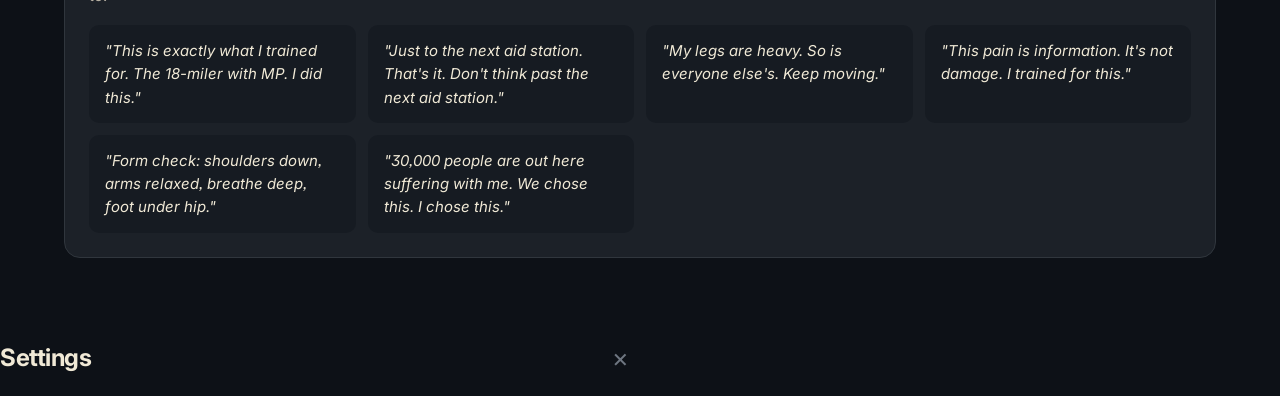
<file: race.html>
<!DOCTYPE html>
<html lang="en">
<head>
<meta charset="UTF-8">
<meta name="viewport" content="width=device-width, initial-scale=1.0">
<title>Race Day · MCM 2026</title>
<meta name="theme-color" content="#0d1117">
<link rel="stylesheet" href="css/style.css">
<style>
.race-hero {
  background: linear-gradient(135deg, #2a1a0e, #1c0e08);
  border: 1px solid #3d2515;
  border-radius: var(--radius-xl);
  padding: 32px;
  margin-bottom: 32px;
  position: relative;
  overflow: hidden;
}
.race-hero::before {
  content: ''; position: absolute; inset: 0;
  background: radial-gradient(ellipse 600px 300px at top right, rgba(249, 115, 22, 0.15), transparent 60%);
  pointer-events: none;
}
.race-hero-grid {
  display: grid;
  grid-template-columns: 1.5fr 1fr;
  gap: 32px;
  align-items: center;
  position: relative;
}
.race-hero-content h1 {
  font-family: var(--font-display);
  font-size: 42px;
  font-weight: 900;
  letter-spacing: -0.03em;
  line-height: 1.05;
  margin-bottom: 12px;
  background: linear-gradient(135deg, var(--accent), #fbbf24);
  -webkit-background-clip: text;
  -webkit-text-fill-color: transparent;
  background-clip: text;
}
.race-hero-content p {
  font-size: 16px;
  color: var(--text-dim);
  line-height: 1.6;
}
.race-target {
  text-align: center;
  background: rgba(13, 17, 23, 0.6);
  border-radius: 16px;
  padding: 24px;
}
.race-target-time {
  font-family: var(--font-display);
  font-size: 56px;
  font-weight: 900;
  letter-spacing: -0.04em;
  color: var(--accent);
  line-height: 1;
  font-variant-numeric: tabular-nums;
}
.race-target-pace {
  font-family: var(--font-mono);
  font-size: 14px;
  color: var(--text-dim);
  margin-top: 8px;
  font-weight: 600;
}
.race-target-stretch {
  font-size: 11px;
  color: var(--text-faint);
  margin-top: 14px;
  text-transform: uppercase;
  letter-spacing: 0.1em;
  font-weight: 700;
}

.split-table {
  background: var(--card);
  border: 1px solid var(--border);
  border-radius: var(--radius-lg);
  overflow: hidden;
  margin-bottom: 32px;
}
.split-table table { font-size: 13px; }
.split-table td.num { color: var(--accent); }
.split-table td.cumtime { color: var(--text); font-weight: 700; }
.split-table tr.danger { background: rgba(239, 68, 68, 0.05); }

.course-mile {
  background: var(--card);
  border: 1px solid var(--border);
  border-radius: var(--radius-lg);
  padding: 18px 22px;
  margin-bottom: 12px;
  display: grid;
  grid-template-columns: 80px 1fr;
  gap: 18px;
  align-items: start;
}
.course-mile.danger {
  border-color: rgba(239, 68, 68, 0.4);
  background: linear-gradient(135deg, rgba(239, 68, 68, 0.05), var(--card) 50%);
}
.course-mile-num {
  font-family: var(--font-display);
  font-size: 32px;
  font-weight: 900;
  letter-spacing: -0.03em;
  color: var(--accent);
  font-variant-numeric: tabular-nums;
  line-height: 1;
}
.course-mile.danger .course-mile-num { color: var(--race); }
.course-mile-num-lbl {
  font-family: var(--font-body);
  font-size: 9px;
  text-transform: uppercase;
  letter-spacing: 0.1em;
  color: var(--text-faint);
  font-weight: 700;
  margin-top: 4px;
}
.course-section {
  font-family: var(--font-display);
  font-size: 17px;
  font-weight: 800;
  letter-spacing: -0.015em;
  margin-bottom: 6px;
}
.course-desc {
  font-size: 14px;
  color: var(--text-dim);
  line-height: 1.55;
}

.timeline-item {
  display: grid;
  grid-template-columns: 100px 1fr;
  gap: 18px;
  padding: 14px 18px;
  border-left: 2px solid var(--border);
  position: relative;
}
.timeline-item::before {
  content: '';
  position: absolute;
  left: -7px; top: 22px;
  width: 12px; height: 12px;
  border-radius: 50%;
  background: var(--accent);
}
.timeline-time {
  font-family: var(--font-mono);
  font-size: 13px;
  font-weight: 700;
  color: var(--accent);
  font-variant-numeric: tabular-nums;
}
.timeline-event {
  font-family: var(--font-body);
  font-size: 14px;
  font-weight: 600;
  margin-bottom: 2px;
}
.timeline-detail {
  font-size: 12px;
  color: var(--text-dim);
  line-height: 1.5;
}

.checklist-grid {
  display: grid;
  grid-template-columns: repeat(auto-fit, minmax(280px, 1fr));
  gap: 16px;
  margin-bottom: 32px;
}
.gear-card {
  background: var(--card);
  border: 1px solid var(--border);
  border-radius: var(--radius-lg);
  padding: 20px;
}
.gear-card-title {
  font-family: var(--font-display);
  font-size: 16px;
  font-weight: 800;
  letter-spacing: -0.02em;
  margin-bottom: 12px;
  display: flex;
  align-items: center;
  gap: 10px;
}
.gear-card-icon {
  width: 28px; height: 28px;
  border-radius: 7px;
  display: grid;
  place-items: center;
  font-size: 14px;
  background: var(--accent-soft);
  color: var(--accent);
}
.gear-list {
  list-style: none;
  padding: 0;
}
.gear-list li {
  font-size: 13px;
  color: var(--text);
  padding: 7px 0;
  padding-left: 22px;
  position: relative;
  border-bottom: 1px dashed var(--border-soft);
}
.gear-list li:last-child { border-bottom: none; }
.gear-list li::before {
  content: '☐';
  position: absolute;
  left: 0;
  color: var(--text-faint);
  font-size: 14px;
}

@media (max-width: 700px) {
  .race-hero-grid { grid-template-columns: 1fr; gap: 20px; }
  .race-hero-content h1 { font-size: 32px; }
  .race-target-time { font-size: 44px; }
  .course-mile { grid-template-columns: 60px 1fr; gap: 12px; }
  .course-mile-num { font-size: 26px; }
  .timeline-item { grid-template-columns: 80px 1fr; }
}
</style>
</head>
<body>

<nav class="topnav">
  <div class="topnav-inner">
    <div class="brand">
      <div class="brand-mark">26</div>
      <div>
        <div class="brand-text">MCM 2026</div>
        <span class="brand-sub">Andy · 4:08 target</span>
      </div>
    </div>
    <div class="nav-tabs">
      <a href="index.html" class="nav-tab">Today</a>
      <a href="history.html" class="nav-tab">History</a>
      <a href="plan.html" class="nav-tab">Plan</a>
      <a href="exercises.html" class="nav-tab">Strength</a>
      <a href="nutrition.html" class="nav-tab">Fuel</a>
      <a href="race.html" class="nav-tab active">Race</a>
    </div>
    <div class="nav-stats">
      <div class="nav-stat"><span class="nav-stat-num" id="ts-days">—</span><span class="nav-stat-lbl">Days to race</span></div>
    </div>
  </div>
</nav>

<main>
  <div class="race-hero">
    <div class="race-hero-grid">
      <div class="race-hero-content">
        <div class="page-kicker" style="color: var(--accent);">Sunday · October 25 · 2026</div>
        <h1>Marine Corps Marathon</h1>
        <p>The 51st running. Howitzer goes off at 7:55 AM. 30,000 runners at the Pentagon. Iwo Jima Memorial finish.</p>
      </div>
      <div class="race-target">
        <div class="race-target-time">4:08:00</div>
        <div class="race-target-pace">9:28 / mile</div>
        <div class="race-target-stretch">Stretch: 4:00 · 9:09/mi</div>
      </div>
    </div>
  </div>

  <h2 class="section-title">5K split schedule · 4:08 target</h2>
  <div class="split-table">
    <table>
      <thead>
        <tr><th>Distance</th><th>Pace</th><th>5K split</th><th>Cumulative</th><th>Notes</th></tr>
      </thead>
      <tbody>
        <tr><td>5K (mi 3.1)</td><td class="num">9:35</td><td class="num">29:42</td><td class="cumtime">29:42</td><td>Slightly slow — let crowd thin</td></tr>
        <tr><td>10K (mi 6.2)</td><td class="num">9:28</td><td class="num">29:24</td><td class="cumtime">59:06</td><td>Lock into goal pace</td></tr>
        <tr><td>15K (mi 9.3)</td><td class="num">9:28</td><td class="num">29:24</td><td class="cumtime">1:28:30</td><td>Past Lincoln Memorial</td></tr>
        <tr><td>HALF (13.1)</td><td class="num">9:28</td><td class="num">29:24</td><td class="cumtime">2:04:02</td><td>Should match this within 30 sec</td></tr>
        <tr><td>25K (mi 15.5)</td><td class="num">9:28</td><td class="num">29:24</td><td class="cumtime">2:33:26</td><td>In Hains Point now — focus</td></tr>
        <tr class="danger"><td>30K (mi 18.6)</td><td class="num">9:28</td><td class="num">29:24</td><td class="cumtime">3:02:50</td><td><strong>Caffeine gel here</strong></td></tr>
        <tr class="danger"><td>35K (mi 21.7)</td><td class="num">9:28</td><td class="num">29:24</td><td class="cumtime">3:32:14</td><td>The wall zone — survive</td></tr>
        <tr><td>40K (mi 24.9)</td><td class="num">9:28</td><td class="num">29:24</td><td class="cumtime">4:01:38</td><td>If holding pace, drop to 9:00</td></tr>
        <tr><td><strong>FINISH (26.2)</strong></td><td class="num">9:28</td><td class="num">11:18</td><td class="cumtime"><strong>4:08:00</strong></td><td>Iwo Jima hill — climb home</td></tr>
      </tbody>
    </table>
  </div>

  <div class="callout warn">
    <div class="callout-title">The negative-split rule</div>
    <p>If you cross the half marathon mat in 2:02 or faster, you went out too hot. Slow to 9:35 for two miles. The wall is real and it kills people who bank time. Even 4:08 finishers run a slight positive split (mile 14–22 is 5–10 sec/mi slower than first half). That's fine. What is not fine is a 4-min positive split because you blew up at mile 22.</p>
  </div>

  <h2 class="section-title">The course · mile-by-mile</h2>
  <div id="course-list"></div>

  <h2 class="section-title" id="fuel-protocol">Race-week food protocol</h2>
  <div class="split-table" style="margin-bottom: 32px;">
    <table>
      <thead><tr><th>Day</th><th>Focus</th><th>Avoid</th></tr></thead>
      <tbody>
        <tr><td><strong>Mon Oct 19</strong></td><td>Hydration ramp begins. 100 oz/day.</td><td>Alcohol from this day forward.</td></tr>
        <tr><td><strong>Tue Oct 20</strong></td><td>Normal eating. Continue hydrating.</td><td>—</td></tr>
        <tr><td><strong>Wed Oct 21</strong></td><td>Begin moderate carb-load. <strong>Cut kimchi, spicy, raw vegetables from today.</strong></td><td>Fermented foods, spicy, fiber-heavy raw veg.</td></tr>
        <tr><td><strong>Thu Oct 22</strong></td><td>~65% carbs. Pasta, rice, oats, bread, fruits.</td><td>New foods. New supplements. New restaurants.</td></tr>
        <tr><td><strong>Fri Oct 23</strong></td><td>Aggressive carb-load. Up to 500g carbs. Smaller meals, more often.</td><td>Heavy fats, fried foods, dairy if any sensitivity.</td></tr>
        <tr><td><strong>Sat Oct 24</strong></td><td>Final carb meal by 7 PM. White rice, plain pasta, white bread. Bed by 9 PM.</td><td>Anything new. Late dinner. Caffeine after noon.</td></tr>
        <tr><td><strong>Sun Oct 25 — RACE DAY</strong></td><td>Wake 4:30 AM. Coffee + bagel + banana + honey by 5 AM. Sip water + electrolytes until 6:30 AM. Last gel 15 min before start.</td><td>Coffee after 6 AM. Anything fibrous. Anything new.</td></tr>
      </tbody>
    </table>
  </div>

  <h2 class="section-title" id="timeline">Race-day timeline</h2>
  <div class="card" style="padding: 0;">
    <div class="timeline-item">
      <div class="timeline-time">4:30 AM</div>
      <div>
        <div class="timeline-event">Wake</div>
        <div class="timeline-detail">Lights on, water immediately. No snooze. Body needs the head start.</div>
      </div>
    </div>
    <div class="timeline-item">
      <div class="timeline-time">4:45 AM</div>
      <div>
        <div class="timeline-event">Coffee + race breakfast</div>
        <div class="timeline-detail">Bagel with peanut butter and honey · banana · coffee · 16 oz water with electrolytes. ~600 cal.</div>
      </div>
    </div>
    <div class="timeline-item">
      <div class="timeline-time">5:30 AM</div>
      <div>
        <div class="timeline-event">Bathroom · final kit check</div>
        <div class="timeline-detail">Gear list below. Body Glide everything. Pin bib. Phone charged.</div>
      </div>
    </div>
    <div class="timeline-item">
      <div class="timeline-time">5:45 AM</div>
      <div>
        <div class="timeline-event">Leave for Pentagon</div>
        <div class="timeline-detail">Metro to Pentagon stop, or Uber. Allow 60 min minimum — security and crowd. Bag check opens 5:30.</div>
      </div>
    </div>
    <div class="timeline-item">
      <div class="timeline-time">6:30 AM</div>
      <div>
        <div class="timeline-event">Arrive Pentagon · porta-potty line</div>
        <div class="timeline-detail">Last bathroom is non-negotiable. Lines are 30+ minutes by 7 AM. Sip water until 7:15.</div>
      </div>
    </div>
    <div class="timeline-item">
      <div class="timeline-time">7:30 AM</div>
      <div>
        <div class="timeline-event">Bag check · enter corral</div>
        <div class="timeline-detail">Throwaway long sleeve until corral. Light jog, dynamic stretches.</div>
      </div>
    </div>
    <div class="timeline-item">
      <div class="timeline-time">7:40 AM</div>
      <div>
        <div class="timeline-event">First gel + sip</div>
        <div class="timeline-detail">15 min before gun. Don't take a caffeine gel — save those for mile 16 and 20.</div>
      </div>
    </div>
    <div class="timeline-item">
      <div class="timeline-time">7:55 AM</div>
      <div>
        <div class="timeline-event">HOWITZER · Gun fires</div>
        <div class="timeline-detail">Don't sprint the start. Crowded for 1.5 miles. First mile slower than goal pace. This is a 26-mile race, not a 100m sprint.</div>
      </div>
    </div>
    <div class="timeline-item">
      <div class="timeline-time">11:55 AM – 12:15 PM</div>
      <div>
        <div class="timeline-event">Iwo Jima finish</div>
        <div class="timeline-detail">Marine puts the medal over your head. Walk a few minutes. Eat anything offered. Find dry clothes within 30 minutes — heat loss is fast.</div>
      </div>
    </div>
  </div>

  <h2 class="section-title" style="margin-top: 32px;">Race-day fuel plan</h2>
  <div class="split-table">
    <table>
      <thead><tr><th>Mile</th><th>What</th><th>Why</th></tr></thead>
      <tbody>
        <tr><td class="num">Pre-race (-15 min)</td><td>1 gel + 4 oz water</td><td>Top off liver glycogen for the start</td></tr>
        <tr><td class="num">Mile 4</td><td>1 gel + 4 oz water</td><td>First in-race gel before glycogen window matters</td></tr>
        <tr><td class="num">Every aid station</td><td>2–3 sips Gatorade or water</td><td>30g carbs/hr from gels + 10g/hr from sports drink. Don't overdrink.</td></tr>
        <tr><td class="num">Mile 8</td><td>1 gel + 4 oz water</td><td>Standard 30-min interval</td></tr>
        <tr><td class="num">Mile 12</td><td>1 gel + 4 oz water</td><td>Pre-half timing</td></tr>
        <tr><td class="num">Mile 16</td><td><strong>1 caffeine gel</strong> + 4 oz water</td><td>Caffeine peaks 30–45 min later — exactly when wall hits</td></tr>
        <tr><td class="num">Mile 20</td><td><strong>1 caffeine gel</strong> + 4 oz water</td><td>Final caffeine boost for the Iwo Jima climb</td></tr>
        <tr><td class="num">Mile 23</td><td>1 gel optional</td><td>Only if stomach allows. Otherwise just water.</td></tr>
      </tbody>
    </table>
  </div>

  <div class="callout">
    <div class="callout-title">Practiced fuel only</div>
    <p>Every gel in this plan is something you've taken on long runs. Race day is not the day to try a new flavor, brand, or caffeine level. GI distress at mile 18 ends a marathon faster than the wall does.</p>
  </div>

  <h2 class="section-title" id="gear" style="margin-top: 32px;">Gear checklist</h2>
  <div class="checklist-grid">
    <div class="gear-card">
      <div class="gear-card-title"><div class="gear-card-icon">👟</div>On the body</div>
      <ul class="gear-list">
        <li>Race shoes (worn ~150 mi)</li>
        <li>Race socks (no new pairs)</li>
        <li>Shorts with pocket</li>
        <li>Singlet or t-shirt (weather-checked)</li>
        <li>Body Glide on nipples, inner thighs, armpits, feet</li>
        <li>GPS watch — fully charged</li>
        <li>Bib pinned to front (4 pins)</li>
        <li>Sunglasses or hat if sunny</li>
      </ul>
    </div>
    <div class="gear-card">
      <div class="gear-card-title"><div class="gear-card-icon">🍯</div>Carry on race</div>
      <ul class="gear-list">
        <li>5–6 gels (2 caffeine for miles 16, 20)</li>
        <li>Salt tabs if hot day</li>
        <li>Phone (optional — adds weight)</li>
        <li>ID + small cash in zip pocket</li>
        <li>Throwaway long-sleeve until corral</li>
      </ul>
    </div>
    <div class="gear-card">
      <div class="gear-card-title"><div class="gear-card-icon">🎒</div>Bag check</div>
      <ul class="gear-list">
        <li>Dry clothes for after (full change)</li>
        <li>Recovery sandals or slides</li>
        <li>Phone charger</li>
        <li>Recovery snack (banana, bagel)</li>
        <li>Cash for Uber home</li>
        <li>Light jacket</li>
      </ul>
    </div>
    <div class="gear-card">
      <div class="gear-card-title"><div class="gear-card-icon">🏠</div>Night-before prep</div>
      <ul class="gear-list">
        <li>Lay everything out tonight</li>
        <li>Pin the bib to the singlet</li>
        <li>Charge watch + phone</li>
        <li>Set 3 alarms · 4:30 AM</li>
        <li>Pre-fill water bottles + electrolytes</li>
        <li>Bagel + PB + banana + coffee on counter</li>
        <li>Check weather one last time</li>
      </ul>
    </div>
  </div>

  <h2 class="section-title" id="mental" style="margin-top: 32px;">Mental scripts for the dark miles</h2>
  <div class="card">
    <h3 style="margin-bottom: 16px;">Mile 18–22: when the body asks if you can do this</h3>
    <p style="color: var(--text-dim); margin-bottom: 18px;">Every marathoner has a scripted answer ready. You wrote yours during the long runs. Choose three. Use them in rotation. Say them out loud if you have to.</p>
    <div style="display: grid; grid-template-columns: repeat(auto-fit, minmax(250px, 1fr)); gap: 12px;">
      <div style="background: var(--bg-elev); padding: 14px 16px; border-radius: 10px; font-style: italic; color: var(--text);">"This is exactly what I trained for. The 18-miler with MP. I did this."</div>
      <div style="background: var(--bg-elev); padding: 14px 16px; border-radius: 10px; font-style: italic; color: var(--text);">"Just to the next aid station. That's it. Don't think past the next aid station."</div>
      <div style="background: var(--bg-elev); padding: 14px 16px; border-radius: 10px; font-style: italic; color: var(--text);">"My legs are heavy. So is everyone else's. Keep moving."</div>
      <div style="background: var(--bg-elev); padding: 14px 16px; border-radius: 10px; font-style: italic; color: var(--text);">"This pain is information. It's not damage. I trained for this."</div>
      <div style="background: var(--bg-elev); padding: 14px 16px; border-radius: 10px; font-style: italic; color: var(--text);">"Form check: shoulders down, arms relaxed, breathe deep, foot under hip."</div>
      <div style="background: var(--bg-elev); padding: 14px 16px; border-radius: 10px; font-style: italic; color: var(--text);">"30,000 people are out here suffering with me. We chose this. I chose this."</div>
    </div>
  </div>
</main>

<script src="js/data.js"></script>
<script src="js/state.js"></script>
<script src="js/integrations.js"></script>
<script>
bindTopnavStats();

document.getElementById('course-list').innerHTML = COURSE.map(c => {
  const isDanger = c.section.includes('DEATH') || c.section.includes('Wall') || c.section.includes('IWO');
  return `
    <div class="course-mile ${isDanger ? 'danger' : ''}">
      <div>
        <div class="course-mile-num">${c.mi}</div>
        <div class="course-mile-num-lbl">Miles</div>
      </div>
      <div>
        <div class="course-section">${c.section}</div>
        <div class="course-desc">${c.desc}</div>
      </div>
    </div>
  `;
}).join('');
</script>
<nav class="bottomnav" id="bottomnav-mount" aria-label="Primary"></nav>
</body>
</html>
</file>
<file: css/style.css>
/* ============================================================
   MCM 2026 Training — Design System
   Warm dark mode, single accent, Inter/Outfit/JetBrains Mono
   ============================================================ */

@import url('https://fonts.googleapis.com/css2?family=Inter:wght@400;500;600;700;800;900&family=JetBrains+Mono:wght@400;500;600;700&display=swap');

:root {
  /* Surfaces */
  --bg: #0d1117;
  --bg-elev: #161b22;
  --card: #1c2128;
  --card-hover: #262c36;
  --border: #30363d;
  --border-soft: #21262d;

  /* Text — warm, never pure white */
  --text: #f0e9d6;
  --text-dim: #b8b1a3;
  --text-faint: #6e7681;

  /* Accents */
  --accent: #f97316;          /* warm orange — marathon dawn */
  --accent-soft: rgba(249, 115, 22, 0.12);
  --accent-dim: #c2410c;

  /* Semantic */
  --easy: #66bb6a;
  --easy-soft: rgba(102, 187, 106, 0.12);
  --quality: #facc15;
  --quality-soft: rgba(250, 204, 21, 0.12);
  --long: #38bdf8;
  --long-soft: rgba(56, 189, 248, 0.12);
  --strength: #a78bfa;
  --strength-soft: rgba(167, 139, 250, 0.12);
  --rest: #6e7681;
  --rest-soft: rgba(110, 118, 129, 0.12);
  --tune: #ec4899;
  --tune-soft: rgba(236, 72, 153, 0.12);
  --race: #ef4444;
  --race-soft: rgba(239, 68, 68, 0.15);
  --done: #22c55e;
  --warn: #f59e0b;

  /* Typography */
  --font-display: 'Inter', -apple-system, system-ui, sans-serif;
  --font-body: 'Inter', -apple-system, system-ui, sans-serif;
  --font-mono: 'JetBrains Mono', 'SF Mono', Menlo, monospace;

  /* Spacing */
  --space-1: 4px; --space-2: 8px; --space-3: 12px;
  --space-4: 16px; --space-5: 20px; --space-6: 24px;
  --space-8: 32px; --space-10: 40px; --space-12: 48px;

  /* Radius */
  --radius: 12px;
  --radius-lg: 16px;
  --radius-xl: 20px;
}

* { box-sizing: border-box; margin: 0; padding: 0; }

html, body {
  background: var(--bg);
  color: var(--text);
  font-family: var(--font-body);
  font-size: 15px;
  line-height: 1.55;
  -webkit-font-smoothing: antialiased;
  min-height: 100vh;
  font-feature-settings: 'cv11', 'ss01', 'ss03';
}

body {
  background:
    radial-gradient(ellipse 1000px 500px at top, rgba(249, 115, 22, 0.04), transparent 60%),
    var(--bg);
}

a { color: var(--accent); text-decoration: none; }
a:hover { color: var(--accent-dim); }

button {
  font-family: inherit;
  cursor: pointer;
  border: none;
  background: none;
  color: inherit;
}

/* ===== TOP NAV ===== */
.topnav {
  position: sticky; top: 0; z-index: 50;
  background: rgba(13, 17, 23, 0.85);
  backdrop-filter: blur(16px); -webkit-backdrop-filter: blur(16px);
  border-bottom: 1px solid var(--border-soft);
  padding: 14px 24px;
}
.topnav-inner {
  max-width: 1200px; margin: 0 auto;
  display: flex; align-items: center; justify-content: space-between;
  gap: 16px; flex-wrap: wrap;
}
.brand { display: flex; align-items: center; gap: 12px; }
.brand-mark {
  width: 32px; height: 32px;
  border-radius: 9px;
  background: linear-gradient(135deg, var(--accent), #fb923c);
  display: grid; place-items: center;
  font-family: var(--font-display);
  font-weight: 900; font-size: 16px;
  color: #1a0a00;
  letter-spacing: -0.05em;
  box-shadow: 0 0 20px rgba(249, 115, 22, 0.3);
}
.brand-text {
  font-family: var(--font-display);
  font-weight: 800; font-size: 17px;
  letter-spacing: -0.02em;
}
.brand-sub {
  display: block;
  font-family: var(--font-body);
  font-weight: 500; font-size: 11px;
  color: var(--text-faint);
  letter-spacing: 0.05em;
  margin-top: -2px;
}

.nav-tabs {
  display: flex; gap: 2px;
  background: var(--bg-elev);
  padding: 4px;
  border-radius: 10px;
  border: 1px solid var(--border-soft);
}
.nav-tab {
  font-family: var(--font-body);
  font-weight: 600; font-size: 13px;
  color: var(--text-dim);
  padding: 7px 14px;
  border-radius: 7px;
  transition: all 0.15s;
  text-decoration: none;
}
.nav-tab:hover { color: var(--text); background: var(--card); }
.nav-tab.active {
  background: var(--card);
  color: var(--text);
  box-shadow: 0 1px 3px rgba(0,0,0,0.3);
}

.nav-stats {
  display: flex; gap: 20px;
  font-size: 12px; color: var(--text-dim);
}
.nav-stat { display: flex; flex-direction: column; align-items: flex-end; }
.nav-stat-num {
  font-family: var(--font-mono);
  color: var(--text); font-weight: 700;
  font-size: 14px;
  font-variant-numeric: tabular-nums;
}
.nav-stat-lbl {
  font-size: 10px;
  text-transform: uppercase;
  letter-spacing: 0.1em;
  color: var(--text-faint);
  margin-top: 2px;
}

main { max-width: 1200px; margin: 0 auto; padding: 28px 24px 80px; }

/* ===== TYPOGRAPHY ===== */
h1, h2, h3, h4 {
  font-family: var(--font-display);
  font-weight: 700;
  letter-spacing: -0.02em;
  line-height: 1.15;
  color: var(--text);
}
h1 { font-size: 32px; font-weight: 800; }
h2 { font-size: 24px; }
h3 { font-size: 18px; }
h4 { font-size: 15px; font-weight: 600; }

p { color: var(--text-dim); }
strong { color: var(--text); font-weight: 600; }
em { color: var(--text-dim); }

.section-title {
  font-family: var(--font-body);
  font-size: 11px;
  text-transform: uppercase;
  letter-spacing: 0.12em;
  color: var(--text-faint);
  font-weight: 700;
  margin: 0 0 16px;
  display: flex; align-items: center; justify-content: space-between;
}
.section-title-rt {
  font-size: 12px;
  text-transform: none;
  letter-spacing: 0;
  color: var(--text-faint);
  font-weight: 500;
}

.page-header {
  margin-bottom: 32px;
  padding-bottom: 24px;
  border-bottom: 1px solid var(--border-soft);
}
.page-kicker {
  font-family: var(--font-body);
  font-size: 11px;
  text-transform: uppercase;
  letter-spacing: 0.15em;
  color: var(--accent);
  font-weight: 700;
  margin-bottom: 8px;
}
.page-title {
  font-family: var(--font-display);
  font-size: 36px;
  font-weight: 800;
  letter-spacing: -0.025em;
  line-height: 1.1;
  margin-bottom: 6px;
}
.page-subtitle {
  font-size: 15px;
  color: var(--text-dim);
  max-width: 600px;
}

/* ===== CARDS ===== */
.card {
  background: var(--card);
  border: 1px solid var(--border);
  border-radius: var(--radius-lg);
  padding: 24px;
}
.card-hover { transition: all 0.15s; }
.card-hover:hover {
  background: var(--card-hover);
  transform: translateY(-1px);
}

/* ===== BUTTONS ===== */
.btn {
  display: inline-flex;
  align-items: center;
  gap: 6px;
  background: var(--card);
  border: 1px solid var(--border);
  color: var(--text);
  padding: 10px 16px;
  border-radius: 10px;
  font-size: 13px;
  font-weight: 600;
  font-family: inherit;
  transition: all 0.15s;
}
.btn:hover { background: var(--card-hover); border-color: #3a4358; }
.btn-primary {
  background: var(--accent);
  border-color: var(--accent);
  color: #1a0a00;
  font-weight: 700;
}
.btn-primary:hover { background: #ea580c; border-color: #ea580c; }
.btn-done {
  background: rgba(34, 197, 94, 0.15);
  border-color: rgba(34, 197, 94, 0.4);
  color: var(--done);
}
.btn-skip { color: var(--text-dim); }

/* ===== TYPE COLORS ===== */
.t-easy     { color: var(--easy);     background: var(--easy-soft); }
.t-quality  { color: var(--quality);  background: var(--quality-soft); }
.t-long     { color: var(--long);     background: var(--long-soft); }
.t-rest     { color: var(--rest);     background: var(--rest-soft); }
.t-strength { color: var(--strength); background: var(--strength-soft); }
.t-tune     { color: var(--tune);     background: var(--tune-soft); }
.t-race     { color: var(--race);     background: var(--race-soft); }

.bar-easy     { background: var(--easy); }
.bar-quality  { background: var(--quality); }
.bar-long     { background: var(--long); }
.bar-rest     { background: var(--rest); }
.bar-strength { background: var(--strength); }
.bar-tune     { background: var(--tune); }
.bar-race     { background: var(--race); }

/* ===== AM/PM PILLS ===== */
.when-pill {
  font-family: var(--font-mono);
  font-size: 10px;
  font-weight: 700;
  padding: 3px 7px;
  border-radius: 5px;
  letter-spacing: 0.05em;
}
.when-am   { background: rgba(250, 204, 21, 0.15); color: var(--quality); }
.when-pm   { background: rgba(167, 139, 250, 0.15); color: var(--strength); }
.when-rest { background: rgba(110, 118, 129, 0.12); color: var(--text-faint); }

/* ===== TABLES ===== */
table {
  width: 100%;
  border-collapse: collapse;
  font-size: 14px;
}
th, td {
  padding: 12px 14px;
  text-align: left;
  border-bottom: 1px solid var(--border-soft);
  vertical-align: top;
}
th {
  font-family: var(--font-body);
  font-size: 10px;
  font-weight: 700;
  text-transform: uppercase;
  letter-spacing: 0.1em;
  color: var(--text-faint);
  background: var(--bg-elev);
}
td.num {
  font-family: var(--font-mono);
  font-variant-numeric: tabular-nums;
  font-weight: 600;
  color: var(--text);
}

/* ===== CALLOUTS ===== */
.callout {
  background: var(--bg-elev);
  border-left: 3px solid var(--accent);
  border-radius: 10px;
  padding: 16px 20px;
  margin: 20px 0;
}
.callout-title {
  font-family: var(--font-body);
  font-size: 11px;
  font-weight: 800;
  text-transform: uppercase;
  letter-spacing: 0.1em;
  color: var(--accent);
  margin-bottom: 8px;
}
.callout p { font-size: 14px; margin-bottom: 6px; }
.callout p:last-child { margin-bottom: 0; }
.callout.warn { border-left-color: var(--race); }
.callout.warn .callout-title { color: var(--race); }
.callout.success { border-left-color: var(--done); }
.callout.success .callout-title { color: var(--done); }

/* ===== TOAST ===== */
.toast {
  position: fixed; bottom: 24px; left: 50%;
  transform: translateX(-50%) translateY(120px);
  background: var(--card);
  border: 1px solid var(--border);
  padding: 12px 20px;
  border-radius: 12px;
  font-size: 14px; font-weight: 600;
  z-index: 200;
  transition: transform 0.3s;
  box-shadow: 0 10px 30px rgba(0,0,0,0.5);
}
.toast.show { transform: translateX(-50%) translateY(0); }
.toast.success { border-color: rgba(34, 197, 94, 0.4); color: var(--done); }
.toast.warn { border-color: rgba(245, 158, 11, 0.4); color: var(--warn); }

/* ===== FORM INPUTS ===== */
input[type="number"], input[type="text"], textarea {
  background: var(--bg-elev);
  border: 1px solid var(--border);
  color: var(--text);
  padding: 11px 14px;
  border-radius: 10px;
  font-family: inherit;
  font-size: 14px;
  width: 100%;
}
input:focus, textarea:focus {
  outline: none;
  border-color: var(--accent);
  box-shadow: 0 0 0 3px var(--accent-soft);
}

.input-row {
  display: flex; gap: 8px;
  margin-bottom: 16px;
}

/* ===== UTILITY ===== */
.font-mono { font-family: var(--font-mono); font-variant-numeric: tabular-nums; }
.text-dim { color: var(--text-dim); }
.text-faint { color: var(--text-faint); }
.text-accent { color: var(--accent); }
.muted { opacity: 0.5; }

/* ===== WORKOUT PURPOSE (inside today card) ===== */
.workout-purpose {
  background: var(--bg-elev);
  border: 1px solid var(--border-soft);
  border-radius: 12px;
  padding: 12px 14px;
  margin-bottom: 18px;
  position: relative;
}
.wp-row {
  display: grid;
  grid-template-columns: 78px 1fr;
  gap: 10px;
  padding: 4px 0;
  align-items: baseline;
  font-size: 12px;
  line-height: 1.45;
}
.wp-lbl {
  font-family: var(--font-body);
  font-size: 10px;
  text-transform: uppercase;
  letter-spacing: 0.1em;
  color: var(--accent);
  font-weight: 700;
}
.wp-val { color: var(--text-dim); }

/* ===== HYDRATION BAR (morning check-in) ===== */
.hydration-row { align-items: stretch; }
.hydration-bar {
  height: 6px;
  background: var(--bg-elev);
  border-radius: 3px;
  overflow: hidden;
  margin-top: 6px;
}
.hydration-fill {
  height: 100%;
  background: linear-gradient(90deg, var(--long), #67e8f9);
  border-radius: 3px;
  transition: width 0.3s;
}
.hydration-buttons { gap: 6px; }
.hydration-buttons .btn { min-width: 64px; }

/* ===== SCHEDULE PREFS FORM (settings modal) ===== */
.prefs-grid {
  display: grid;
  grid-template-columns: 1fr 1fr;
  gap: 10px;
}
.pref-row {
  display: flex; flex-direction: column; gap: 6px;
  padding: 10px 12px;
  background: var(--bg-elev);
  border-radius: 10px;
  border: 1px solid var(--border-soft);
}
.pref-lbl {
  font-family: var(--font-body);
  font-size: 11px;
  text-transform: uppercase;
  letter-spacing: 0.08em;
  color: var(--text-faint);
  font-weight: 700;
}
.pref-row input[type="time"] {
  background: var(--card);
  border: 1px solid var(--border);
  color: var(--text);
  font-family: var(--font-mono);
  font-size: 14px;
  padding: 6px 10px;
  border-radius: 6px;
  font-variant-numeric: tabular-nums;
}
.pref-row input[type="time"]:focus { outline: none; border-color: var(--accent); }
@media (max-width: 700px) {
  .prefs-grid { grid-template-columns: 1fr; }
}

/* ===== PLAN PAGE: VIEW TOGGLE + CALENDAR GRID ===== */
.view-toggle {
  display: flex;
  gap: 4px;
  background: var(--bg-elev);
  border-radius: 10px;
  padding: 4px;
  margin-bottom: 24px;
  width: fit-content;
}
.vt-btn {
  padding: 8px 16px;
  border-radius: 8px;
  background: transparent;
  color: var(--text-dim);
  font-family: var(--font-body);
  font-size: 13px;
  font-weight: 700;
  border: none;
}
.vt-btn.active {
  background: var(--card);
  color: var(--text);
  box-shadow: 0 1px 2px rgba(0,0,0,0.2);
}
.cal-nav {
  display: flex;
  align-items: center;
  justify-content: space-between;
  margin-bottom: 12px;
  background: var(--card);
  border: 1px solid var(--border);
  border-radius: var(--radius);
  padding: 10px 14px;
}
.cal-prev, .cal-next {
  width: 36px; height: 36px;
  display: grid; place-items: center;
  background: var(--bg-elev);
  border-radius: 8px;
  font-size: 18px;
  font-weight: 700;
  color: var(--text);
  border: 1px solid var(--border);
}
.cal-prev:hover, .cal-next:hover { background: var(--card-hover); }
.cal-month-name {
  font-family: var(--font-display);
  font-size: 18px;
  font-weight: 800;
  letter-spacing: -0.01em;
}
.cal-weekdays {
  display: grid;
  grid-template-columns: repeat(7, 1fr);
  gap: 4px;
  margin-bottom: 4px;
  padding: 0 2px;
}
.cal-weekdays div {
  font-family: var(--font-body);
  font-size: 10px;
  text-transform: uppercase;
  letter-spacing: 0.08em;
  color: var(--text-faint);
  font-weight: 700;
  text-align: center;
}
.cal-grid {
  display: grid;
  grid-template-columns: repeat(7, 1fr);
  gap: 4px;
  margin-bottom: 14px;
}
.cal-cell {
  background: var(--card);
  border: 1px solid var(--border-soft);
  border-radius: 8px;
  padding: 6px;
  min-height: 64px;
  display: flex;
  flex-direction: column;
  gap: 2px;
  position: relative;
  cursor: pointer;
  transition: transform 0.1s;
}
.cal-cell.pad { background: transparent; border: none; cursor: default; }
.cal-cell.empty { opacity: 0.45; cursor: default; }
.cal-cell:not(.pad):not(.empty):hover { transform: translateY(-1px); }
.cal-cell.is-today { border-color: var(--accent); border-width: 2px; padding: 5px; }
.cal-cell.is-done { opacity: 0.7; }
.cal-cell.is-skipped { opacity: 0.45; }
.cal-date {
  font-family: var(--font-mono);
  font-size: 11px;
  font-weight: 700;
  color: var(--text);
  font-variant-numeric: tabular-nums;
}
.cal-mi {
  font-family: var(--font-mono);
  font-size: 10px;
  color: var(--text-dim);
  font-weight: 600;
}
.cal-cell.t-easy     { background: var(--easy-soft); }
.cal-cell.t-quality  { background: var(--quality-soft); }
.cal-cell.t-long     { background: var(--long-soft); }
.cal-cell.t-strength { background: var(--strength-soft); }
.cal-cell.t-tune     { background: var(--tune-soft); }
.cal-cell.t-race     { background: var(--race-soft); }
.cal-cell.t-rest     { background: var(--bg-elev); }
.cal-mark {
  position: absolute;
  top: 4px; right: 6px;
  font-size: 11px;
  font-weight: 800;
  color: var(--done);
}
.cal-legend {
  display: flex; flex-wrap: wrap; gap: 10px;
  font-size: 11px;
  color: var(--text-dim);
  padding: 8px 4px;
}
.cal-l { display: flex; align-items: center; gap: 5px; }
.cal-dot {
  width: 10px; height: 10px;
  border-radius: 3px;
}
.cal-dot.t-easy     { background: var(--easy); }
.cal-dot.t-quality  { background: var(--quality); }
.cal-dot.t-long     { background: var(--long); }
.cal-dot.t-strength { background: var(--strength); }
.cal-dot.t-tune     { background: var(--tune); }
.cal-dot.t-race     { background: var(--race); }
.cal-dot.t-rest     { background: var(--rest); }
@media (max-width: 700px) {
  .cal-cell { min-height: 52px; padding: 4px; }
  .cal-date { font-size: 10px; }
  .cal-mi { font-size: 9px; }
}

/* ===== ANOMALY ALERTS ===== */
.anomaly {
  background: linear-gradient(135deg, rgba(239, 68, 68, 0.08), rgba(245, 158, 11, 0.04));
  border: 1px solid rgba(239, 68, 68, 0.3);
  border-radius: var(--radius);
  padding: 12px 16px;
  margin-bottom: 12px;
  display: flex;
  align-items: flex-start;
  gap: 12px;
}
.an-icon { font-size: 18px; line-height: 1.2; flex-shrink: 0; }
.an-text { flex: 1; }
.an-title { font-family: var(--font-body); font-size: 13px; font-weight: 800; color: var(--text); margin-bottom: 2px; }
.an-detail { font-size: 12px; color: var(--text-dim); line-height: 1.5; }

/* ===== RECOVERY CARD ===== */
.rec-card {
  background: var(--card);
  border: 1px solid var(--border);
  border-radius: var(--radius-lg);
  padding: 16px 20px;
  margin-bottom: 24px;
  display: grid;
  grid-template-columns: 90px 1fr;
  gap: 18px;
  align-items: center;
}
.rec-card.rec-empty { opacity: 0.7; }
.rec-card.rec-great    { border-color: rgba(34, 197, 94, 0.4); background: linear-gradient(135deg, rgba(34, 197, 94, 0.08), var(--card) 60%); }
.rec-card.rec-good     { border-color: rgba(56, 189, 248, 0.35); background: linear-gradient(135deg, rgba(56, 189, 248, 0.06), var(--card) 60%); }
.rec-card.rec-tired    { border-color: rgba(250, 204, 21, 0.4); background: linear-gradient(135deg, rgba(250, 204, 21, 0.08), var(--card) 60%); }
.rec-card.rec-depleted { border-color: rgba(239, 68, 68, 0.4); background: linear-gradient(135deg, rgba(239, 68, 68, 0.1), var(--card) 60%); }
.rec-num {
  font-family: var(--font-display);
  font-size: 56px;
  font-weight: 900;
  letter-spacing: -0.04em;
  line-height: 1;
  font-variant-numeric: tabular-nums;
  text-align: center;
}
.rec-card.rec-great .rec-num    { color: var(--done); }
.rec-card.rec-good .rec-num     { color: var(--long); }
.rec-card.rec-tired .rec-num    { color: var(--quality); }
.rec-card.rec-depleted .rec-num { color: var(--race); }
.rec-card.rec-empty .rec-num    { color: var(--text-faint); }
.rec-title {
  font-family: var(--font-body);
  font-size: 12px;
  text-transform: uppercase;
  letter-spacing: 0.1em;
  color: var(--text-faint);
  font-weight: 700;
  margin-bottom: 4px;
}
.rec-status { color: var(--accent); font-weight: 800; }
.rec-detail { font-size: 14px; color: var(--text); font-weight: 500; margin-bottom: 6px; }
.rec-reasons { font-family: var(--font-mono); font-size: 11px; color: var(--text-dim); }

/* ===== PREDICTION CARD ===== */
.prediction {
  background: var(--card);
  border: 1px solid var(--border);
  border-radius: var(--radius-xl);
  padding: 22px;
  margin-top: 14px;
}
.prediction h3 {
  font-family: var(--font-body);
  font-size: 11px;
  text-transform: uppercase;
  letter-spacing: 0.12em;
  color: var(--text-faint);
  font-weight: 700;
  margin-bottom: 10px;
}
.pred-num {
  font-family: var(--font-display);
  font-size: 32px;
  font-weight: 900;
  letter-spacing: -0.03em;
  font-variant-numeric: tabular-nums;
  line-height: 1;
  margin-bottom: 6px;
}
.pred-num.pred-on-target { color: var(--done); }
.pred-num.pred-close { color: var(--quality); }
.pred-num.pred-far { color: var(--accent); }
.pred-sub { font-family: var(--font-mono); font-size: 11px; color: var(--text-faint); }

/* ===== SMART HINTS (today card) ===== */
.smart-hints {
  background: linear-gradient(135deg, var(--accent-soft), transparent);
  border: 1px solid rgba(249, 115, 22, 0.3);
  border-radius: 12px;
  padding: 12px 14px;
  margin-bottom: 18px;
  display: flex;
  flex-direction: column;
  gap: 10px;
}
.hint-row { display: flex; gap: 10px; align-items: flex-start; font-size: 12px; line-height: 1.5; }
.hint-icon { font-size: 16px; line-height: 1; flex-shrink: 0; }
.hint-text { color: var(--text); font-weight: 500; }

/* ===== PATTERN INSIGHTS (history) ===== */
.insights-card {
  background: var(--card);
  border: 1px solid var(--border);
  border-radius: var(--radius-lg);
  padding: 18px 20px;
  margin-bottom: 24px;
}
.insights-h {
  font-family: var(--font-body);
  font-size: 11px;
  text-transform: uppercase;
  letter-spacing: 0.12em;
  color: var(--accent);
  font-weight: 800;
  margin-bottom: 14px;
}
.insight-row {
  display: flex;
  gap: 12px;
  padding: 10px 0;
  border-bottom: 1px solid var(--border-soft);
  align-items: flex-start;
}
.insight-row:last-child { border-bottom: none; }
.ins-icon { font-size: 18px; line-height: 1.2; flex-shrink: 0; }
.ins-title { font-family: var(--font-body); font-size: 13px; font-weight: 700; color: var(--text); margin-bottom: 3px; }
.ins-detail { font-size: 12px; color: var(--text-dim); line-height: 1.5; }

/* ===== PRE-RACE COUNTDOWN URGENCY ===== */
.countdown.cd-mid    { background: linear-gradient(135deg, #2a1a0e, #1c0e08); }
.countdown.cd-close  { background: linear-gradient(135deg, #3a1a0a, #240b06); border-color: rgba(249, 115, 22, 0.4); }
.countdown.cd-close .countdown-num    { background: linear-gradient(135deg, var(--accent), #fb7185); -webkit-background-clip: text; background-clip: text; }
.countdown.cd-week  { background: linear-gradient(135deg, #4a1414, #2c0808); border-color: rgba(239, 68, 68, 0.5); }
.countdown.cd-week .countdown-num     { background: linear-gradient(135deg, #ef4444, #f97316); -webkit-background-clip: text; background-clip: text; }
.countdown.cd-week::before { background: radial-gradient(circle 200px at center top, rgba(239, 68, 68, 0.25), transparent 70%); }
.countdown.cd-today { background: linear-gradient(135deg, #5a0e0e, #3a0606); border-color: var(--race); animation: pulse 2s ease-in-out infinite; }
.countdown.cd-today .countdown-num    { color: var(--race); }
@keyframes pulse {
  0%, 100% { transform: scale(1); }
  50% { transform: scale(1.02); }
}

/* ===== YESTERDAY RECAP ===== */
.yesterday {
  border-radius: var(--radius);
  padding: 12px 16px;
  margin-bottom: 18px;
  display: flex;
  align-items: center;
  gap: 12px;
  flex-wrap: wrap;
}
.yesterday.y-done {
  background: rgba(34, 197, 94, 0.06);
  border: 1px solid rgba(34, 197, 94, 0.2);
}
.yesterday.y-done .y-icon { color: var(--done); }
.yesterday.y-skip {
  background: var(--bg-elev);
  border: 1px solid var(--border-soft);
  opacity: 0.7;
}
.yesterday.y-pending {
  background: linear-gradient(135deg, var(--accent-soft), transparent);
  border: 1px solid rgba(249, 115, 22, 0.3);
  flex-direction: column;
  align-items: stretch;
  padding: 14px 16px;
}
.y-icon { font-size: 16px; font-weight: 700; }
.y-pre {
  font-family: var(--font-body);
  font-size: 11px;
  text-transform: uppercase;
  letter-spacing: 0.1em;
  color: var(--text-faint);
  font-weight: 700;
}
.y-text { font-size: 13px; color: var(--text-dim); flex: 1; }
.y-prompt { display: flex; align-items: center; gap: 12px; }
.y-text-block { flex: 1; min-width: 0; }
.y-title { font-size: 14px; font-weight: 700; color: var(--text); margin-bottom: 2px; }
.y-sub { font-size: 12px; color: var(--text-dim); }
.y-actions { display: flex; gap: 6px; flex-wrap: wrap; }
.btn-small { padding: 6px 12px; font-size: 12px; }

/* ===== TODAY COMPLETION RING ===== */
.ring-wrap {
  background: var(--card);
  border: 1px solid var(--border);
  border-radius: var(--radius-lg);
  padding: 14px 18px;
  margin-bottom: 32px;
  display: flex;
  align-items: center;
  gap: 14px;
}
.ring-svg { width: 64px; height: 64px; flex-shrink: 0; }
.ring-text { flex: 1; min-width: 0; }
.ring-title {
  font-family: var(--font-body);
  font-size: 11px;
  text-transform: uppercase;
  letter-spacing: 0.12em;
  color: var(--text-faint);
  font-weight: 700;
  margin-bottom: 6px;
}
.ring-list { display: flex; flex-wrap: wrap; gap: 5px; }
.ring-chip {
  font-family: var(--font-body);
  font-size: 11px;
  font-weight: 700;
  padding: 3px 9px;
  border-radius: 6px;
  background: var(--bg-elev);
  color: var(--text-faint);
  border: 1px solid var(--border-soft);
  text-transform: uppercase;
  letter-spacing: 0.04em;
}
.ring-chip.on {
  background: rgba(34, 197, 94, 0.15);
  color: var(--done);
  border-color: rgba(34, 197, 94, 0.3);
}

/* ===== LAST SIMILAR WORKOUTS (today card) ===== */
.last-similar {
  background: var(--bg-elev);
  border: 1px solid var(--border-soft);
  border-radius: 12px;
  padding: 12px 14px;
  margin-bottom: 18px;
}
.ls-head {
  font-family: var(--font-body);
  font-size: 10px;
  text-transform: uppercase;
  letter-spacing: 0.12em;
  color: var(--text-faint);
  font-weight: 700;
  margin-bottom: 8px;
}
.ls-list { display: flex; flex-direction: column; gap: 4px; }
.ls-item {
  display: grid;
  grid-template-columns: 56px 60px 80px 1fr;
  gap: 8px;
  font-family: var(--font-mono);
  font-size: 12px;
  font-variant-numeric: tabular-nums;
  align-items: baseline;
}
.ls-wk { color: var(--text-faint); font-weight: 600; }
.ls-mi { color: var(--text); font-weight: 700; }
.ls-pace { color: var(--accent); font-weight: 600; }
.ls-rpe { color: var(--text-dim); font-weight: 600; }

/* ===== TRAINING LOAD (history page) ===== */
.load-card {
  background: var(--card);
  border: 1px solid var(--border);
  border-radius: var(--radius-lg);
  padding: 18px 20px;
  margin-bottom: 24px;
}
.load-row {
  display: grid;
  grid-template-columns: repeat(3, 1fr);
  gap: 14px;
  margin-bottom: 12px;
}
.load-stat {
  background: var(--bg-elev);
  border-radius: 10px;
  padding: 12px;
  text-align: center;
}
.load-num {
  font-family: var(--font-display);
  font-size: 24px;
  font-weight: 800;
  letter-spacing: -0.025em;
  color: var(--accent);
  font-variant-numeric: tabular-nums;
  line-height: 1.1;
}
.load-lbl {
  font-family: var(--font-body);
  font-size: 10px;
  text-transform: uppercase;
  letter-spacing: 0.08em;
  color: var(--text-faint);
  font-weight: 600;
  margin-top: 4px;
}
.load-hint { font-size: 12px; color: var(--text-dim); line-height: 1.5; }

@media (max-width: 700px) {
  .ls-item { grid-template-columns: 50px 60px 72px 1fr; gap: 6px; font-size: 11px; }
  .y-prompt { gap: 8px; }
  .ring-wrap { padding: 12px 14px; }
}

/* ===== STRENGTH DETAIL (today card) ===== */
.strength-detail {
  background: var(--strength-soft);
  border: 1px solid rgba(167, 139, 250, 0.25);
  border-radius: 12px;
  padding: 14px 16px;
  margin-bottom: 18px;
}
.sd-section { margin-bottom: 14px; }
.sd-section:last-of-type { margin-bottom: 8px; }
.sd-head {
  display: flex; justify-content: space-between; align-items: baseline;
  margin-bottom: 8px;
  padding-bottom: 6px;
  border-bottom: 1px solid rgba(167, 139, 250, 0.15);
}
.sd-h-title {
  font-family: var(--font-display);
  font-size: 13px;
  font-weight: 800;
  color: var(--strength);
  letter-spacing: -0.01em;
}
.sd-h-meta {
  font-family: var(--font-mono);
  font-size: 10px;
  color: var(--text-faint);
  font-weight: 600;
  text-transform: uppercase;
  letter-spacing: 0.06em;
}
.sd-list {
  list-style: none;
  padding: 0;
  margin: 0;
  counter-reset: lift;
}
.sd-list li {
  display: grid;
  grid-template-columns: 22px 1fr auto;
  gap: 8px;
  align-items: baseline;
  padding: 5px 0;
  font-size: 13px;
  border-bottom: 1px dashed rgba(167, 139, 250, 0.1);
}
.sd-list li:last-child { border-bottom: none; }
.sd-list li::before {
  counter-increment: lift;
  content: counter(lift);
  font-family: var(--font-mono);
  font-size: 10px;
  color: var(--text-faint);
  font-weight: 700;
  text-align: right;
}
.sd-name { color: var(--text); font-weight: 600; }
.sd-sets {
  font-family: var(--font-mono);
  font-size: 11px;
  color: var(--text-dim);
  font-weight: 600;
  font-variant-numeric: tabular-nums;
}
.sd-link {
  margin-top: 8px;
  font-size: 11px;
}
.sd-link a {
  color: var(--strength);
  font-weight: 700;
  text-decoration: none;
}
.sd-link a:hover { text-decoration: underline; }

/* ===== TODAY'S SCHEDULE ===== */
.schedule-card {
  background: var(--card);
  border: 1px solid var(--border);
  border-radius: var(--radius-xl);
  padding: 22px 24px;
  margin-bottom: 32px;
}
.schedule-targets {
  display: grid;
  grid-template-columns: repeat(3, 1fr);
  gap: 10px;
  margin-bottom: 18px;
  padding-bottom: 16px;
  border-bottom: 1px solid var(--border);
}
.st-cell {
  background: var(--bg-elev);
  border-radius: 10px;
  padding: 10px 12px;
  display: flex;
  flex-direction: column;
  gap: 2px;
  text-align: center;
}
.st-num {
  font-family: var(--font-display);
  font-size: 20px;
  font-weight: 800;
  color: var(--accent);
  letter-spacing: -0.02em;
  font-variant-numeric: tabular-nums;
  line-height: 1.1;
}
.st-lbl {
  font-family: var(--font-body);
  font-size: 10px;
  color: var(--text-faint);
  text-transform: uppercase;
  letter-spacing: 0.06em;
  font-weight: 600;
}
.schedule-list { display: flex; flex-direction: column; }
.sched-row {
  display: grid;
  grid-template-columns: 100px 32px 1fr;
  gap: 14px;
  padding: 12px 0;
  border-bottom: 1px solid var(--border-soft);
  align-items: baseline;
}
.sched-row:last-child { border-bottom: none; }
.sched-time {
  font-family: var(--font-mono);
  font-size: 11px;
  font-weight: 700;
  text-transform: uppercase;
  letter-spacing: 0.05em;
  color: var(--accent);
  font-variant-numeric: tabular-nums;
}
.sched-icon {
  font-size: 18px;
  line-height: 1;
  text-align: center;
}
.sched-body { min-width: 0; }
.sched-title {
  font-family: var(--font-body);
  font-size: 14px;
  font-weight: 700;
  color: var(--text);
  margin-bottom: 2px;
}
.sched-detail {
  font-size: 12px;
  color: var(--text-dim);
  line-height: 1.5;
}
.schedule-gear {
  margin-top: 18px;
  padding-top: 16px;
  border-top: 1px solid var(--border);
}
.sg-title {
  font-family: var(--font-body);
  font-size: 11px;
  text-transform: uppercase;
  letter-spacing: 0.12em;
  color: var(--accent);
  font-weight: 800;
  margin-bottom: 10px;
}
.sg-list {
  list-style: none;
  display: grid;
  grid-template-columns: repeat(auto-fit, minmax(220px, 1fr));
  gap: 6px;
  margin: 0; padding: 0;
}
.sg-list li {
  font-size: 13px;
  color: var(--text);
  padding-left: 18px;
  position: relative;
  line-height: 1.5;
}
.sg-list li::before {
  content: '☐';
  position: absolute;
  left: 0;
  color: var(--text-faint);
}

@media (max-width: 700px) {
  .sched-row { grid-template-columns: 84px 28px 1fr; gap: 10px; }
  .sched-time { font-size: 10px; }
  .wp-row { grid-template-columns: 64px 1fr; gap: 8px; }
}

/* ===== POST-RUN LOG (today card) ===== */
.run-log {
  margin-top: 18px;
  padding-top: 18px;
  border-top: 1px solid var(--border-soft);
  position: relative;
}
.run-log.is-done { background: linear-gradient(180deg, rgba(34, 197, 94, 0.04), transparent); border-radius: 12px; padding: 14px; margin-top: 12px; }
.run-log.is-skipped { opacity: 0.65; }
.run-log-header {
  display: flex; align-items: baseline; gap: 12px;
  flex-wrap: wrap;
  margin-bottom: 12px;
}
.run-log-title {
  font-family: var(--font-body);
  font-size: 11px;
  text-transform: uppercase;
  letter-spacing: 0.12em;
  color: var(--text-faint);
  font-weight: 700;
}
.run-log.is-done .run-log-title { color: var(--done); }
.run-log-source {
  font-family: var(--font-mono);
  font-size: 10px;
  font-weight: 600;
  padding: 2px 7px;
  border-radius: 5px;
  background: var(--accent-soft);
  color: var(--accent);
  text-transform: uppercase;
  letter-spacing: 0.08em;
}
.run-log-summary {
  margin-left: auto;
  font-family: var(--font-mono);
  font-size: 12px;
  color: var(--text-dim);
  font-weight: 600;
}
.run-log-grid {
  display: grid;
  grid-template-columns: repeat(5, 1fr);
  gap: 10px;
  margin-bottom: 14px;
}
.rl-field { display: flex; flex-direction: column; gap: 4px; }
.rl-field-wide { grid-column: 1 / -1; }
.rl-lbl {
  font-family: var(--font-body);
  font-size: 10px;
  text-transform: uppercase;
  letter-spacing: 0.1em;
  color: var(--text-faint);
  font-weight: 700;
}
.rl-input {
  width: 100%;
  background: var(--bg-elev);
  border: 1px solid var(--border);
  color: var(--text);
  padding: 9px 11px;
  border-radius: 8px;
  font-family: var(--font-body);
  font-size: 14px;
  font-weight: 500;
  transition: border-color 0.15s;
}
.rl-input:focus {
  outline: none;
  border-color: var(--accent);
  background: var(--card);
}
input.rl-miles, input.rl-time, input.rl-rpe, input.rl-gels { font-family: var(--font-mono); font-variant-numeric: tabular-nums; }
.run-log-actions { display: flex; gap: 8px; flex-wrap: wrap; }
.run-log-rest { margin-top: 18px; padding-top: 18px; border-top: 1px solid var(--border-soft); }
.run-log-note {
  margin-top: 10px;
  padding: 10px 12px;
  background: var(--bg-elev);
  border-radius: 8px;
  font-size: 13px;
  color: var(--text-dim);
}

/* ===== MORNING CHECK-IN ===== */
.checkin-card {
  background: var(--card);
  border: 1px solid var(--border);
  border-radius: var(--radius-xl);
  padding: 22px 24px;
  margin-bottom: 32px;
}
.checkin-header {
  display: flex; justify-content: space-between; align-items: baseline;
  margin-bottom: 18px;
  padding-bottom: 14px;
  border-bottom: 1px solid var(--border-soft);
}
.checkin-header h3 {
  font-family: var(--font-display);
  font-size: 16px;
  font-weight: 800;
  letter-spacing: -0.01em;
}
.checkin-date {
  font-family: var(--font-mono);
  font-size: 12px;
  color: var(--text-faint);
  font-weight: 600;
}
.checkin-row {
  display: grid;
  grid-template-columns: 1fr auto;
  gap: 16px;
  align-items: center;
  padding: 12px 0;
  border-bottom: 1px solid var(--border-soft);
}
.checkin-row:last-child { border-bottom: none; }
.checkin-row.checkin-extras {
  grid-template-columns: 1fr;
  gap: 10px;
  padding-top: 16px;
}
.checkin-label { display: flex; flex-direction: column; gap: 2px; }
.checkin-lbl-main {
  font-family: var(--font-body);
  font-size: 13px;
  font-weight: 700;
  color: var(--text);
}
.checkin-lbl-sub {
  font-family: var(--font-mono);
  font-size: 11px;
  color: var(--text-faint);
  font-weight: 500;
}
.checkin-input-row {
  display: flex; gap: 6px;
}
.checkin-input-row input {
  width: 96px;
  background: var(--bg-elev);
  border: 1px solid var(--border);
  color: var(--text);
  padding: 8px 10px;
  border-radius: 8px;
  font-family: var(--font-mono);
  font-size: 14px;
  font-variant-numeric: tabular-nums;
  text-align: right;
  font-weight: 600;
}
.checkin-input-row input:focus {
  outline: none;
  border-color: var(--accent);
}
.checkin-input-row .btn { padding: 8px 14px; font-size: 13px; }
.checkin-extras .checkin-label { margin-bottom: 4px; }

@media (max-width: 700px) {
  .run-log-grid { grid-template-columns: repeat(2, 1fr); }
  .rl-field-wide { grid-column: 1 / -1; }
  .checkin-row { grid-template-columns: 1fr; gap: 8px; }
  .checkin-input-row { justify-content: flex-end; }
  .checkin-input-row input { width: 110px; }
}

/* ===== SETTINGS BUTTON + MODAL ===== */
.settings-btn {
  display: grid;
  place-items: center;
  width: 40px; height: 40px;
  border-radius: 10px;
  background: var(--bg-elev);
  border: 1px solid var(--border);
  color: var(--text-dim);
  flex-shrink: 0;
  transition: color 0.15s, background 0.15s;
}
.settings-btn:hover, .settings-btn:focus-visible { color: var(--accent); background: var(--card-hover); outline: none; }
.modal-wide { max-width: 640px; }
.modal-head {
  display: flex; justify-content: space-between; align-items: center;
  margin-bottom: 18px;
}
.modal-close {
  font-size: 26px;
  line-height: 1;
  color: var(--text-faint);
  width: 40px; height: 40px;
  display: grid; place-items: center;
  border-radius: 10px;
}
.modal-close:hover, .modal-close:focus-visible { color: var(--text); background: var(--bg-elev); outline: none; }
.settings-section {
  margin-bottom: 28px;
  padding-bottom: 24px;
  border-bottom: 1px solid var(--border-soft);
}
.settings-section:last-child { border-bottom: none; padding-bottom: 0; }
.settings-h {
  font-family: var(--font-display);
  font-size: 13px;
  font-weight: 800;
  text-transform: uppercase;
  letter-spacing: 0.12em;
  color: var(--accent);
  margin-bottom: 14px;
}
.integ-row {
  display: flex; justify-content: space-between; align-items: center;
  gap: 16px;
  padding: 14px 0;
  border-bottom: 1px solid var(--border-soft);
  flex-wrap: wrap;
}
.integ-row:last-child { border-bottom: none; }
.integ-info { flex: 1; min-width: 200px; }
.integ-name {
  font-family: var(--font-display);
  font-size: 15px;
  font-weight: 800;
  letter-spacing: -0.01em;
  margin-bottom: 2px;
}
.integ-detail {
  font-size: 12px;
  color: var(--text-dim);
}
.integ-actions { display: flex; gap: 8px; flex-wrap: wrap; align-items: center; }
.integ-warn {
  font-size: 11px;
  color: var(--text-faint);
  font-style: italic;
}
.integ-warn code {
  font-family: var(--font-mono);
  font-size: 11px;
  background: var(--bg-elev);
  padding: 2px 6px;
  border-radius: 4px;
  color: var(--accent);
  font-style: normal;
}
.settings-stats {
  display: grid;
  grid-template-columns: repeat(4, 1fr);
  gap: 10px;
  margin-bottom: 12px;
}
.settings-stats > div {
  background: var(--bg-elev);
  border-radius: 8px;
  padding: 10px;
  text-align: center;
}
.ss-num {
  display: block;
  font-family: var(--font-display);
  font-size: 18px;
  font-weight: 800;
  font-variant-numeric: tabular-nums;
  color: var(--accent);
}
.ss-lbl {
  font-size: 10px;
  color: var(--text-faint);
  text-transform: uppercase;
  letter-spacing: 0.08em;
  font-weight: 600;
}
.settings-meta {
  font-family: var(--font-mono);
  font-size: 11px;
  color: var(--text-faint);
  margin-bottom: 12px;
}
.settings-actions { display: flex; gap: 8px; flex-wrap: wrap; margin-bottom: 10px; }
.settings-hint { font-size: 12px; color: var(--text-dim); line-height: 1.55; }

@media (max-width: 700px) {
  .settings-stats { grid-template-columns: repeat(2, 1fr); }
  .integ-row { flex-direction: column; align-items: stretch; }
  .integ-actions { justify-content: flex-end; }
}

.callout.race-week {
  background: linear-gradient(135deg, rgba(249, 115, 22, 0.12), rgba(239, 68, 68, 0.06));
  border-color: rgba(249, 115, 22, 0.4);
  margin-bottom: 16px;
}
.callout.race-week .callout-title { color: var(--accent); }
.callout.race-week a { color: var(--accent); font-weight: 700; text-decoration: underline; text-decoration-thickness: 1px; text-underline-offset: 2px; }

/* ===== BOTTOM NAV (mobile only) ===== */
.bottomnav { display: none; }
@media (max-width: 700px) {
  .bottomnav {
    display: flex;
    position: fixed;
    bottom: 0; left: 0; right: 0;
    background: rgba(13, 17, 23, 0.95);
    backdrop-filter: blur(20px); -webkit-backdrop-filter: blur(20px);
    border-top: 1px solid var(--border-soft);
    padding: 6px 4px calc(env(safe-area-inset-bottom, 0px) + 6px);
    z-index: 100;
  }
  .bn-tab {
    flex: 1;
    padding: 8px 2px;
    text-align: center;
    color: var(--text-faint);
    font-family: var(--font-body);
    font-size: 10.5px;
    font-weight: 700;
    text-decoration: none;
    text-transform: uppercase;
    letter-spacing: 0.05em;
    border-radius: 8px;
    transition: color 0.15s, background 0.15s;
  }
  .bn-tab.is-active {
    color: var(--accent);
    background: var(--accent-soft);
  }
  .nav-tabs { display: none; }
  main { padding-bottom: 88px; }
  .topnav { padding: 10px 14px; }
  .topnav-inner { gap: 10px; }
  .brand-sub { display: none; }
}

/* ===== RESPONSIVE ===== */
@media (max-width: 900px) {
  .topnav { padding: 12px 16px; }
  .nav-stats { font-size: 12px; }
  main { padding: 20px 16px 80px; }
  .page-title { font-size: 28px; }
  h1 { font-size: 26px; }
}
@media (max-width: 560px) {
  .nav-tabs { width: 100%; justify-content: space-between; }
  .nav-tab { flex: 1; padding: 7px 8px; font-size: 12px; text-align: center; }
}
</file>
